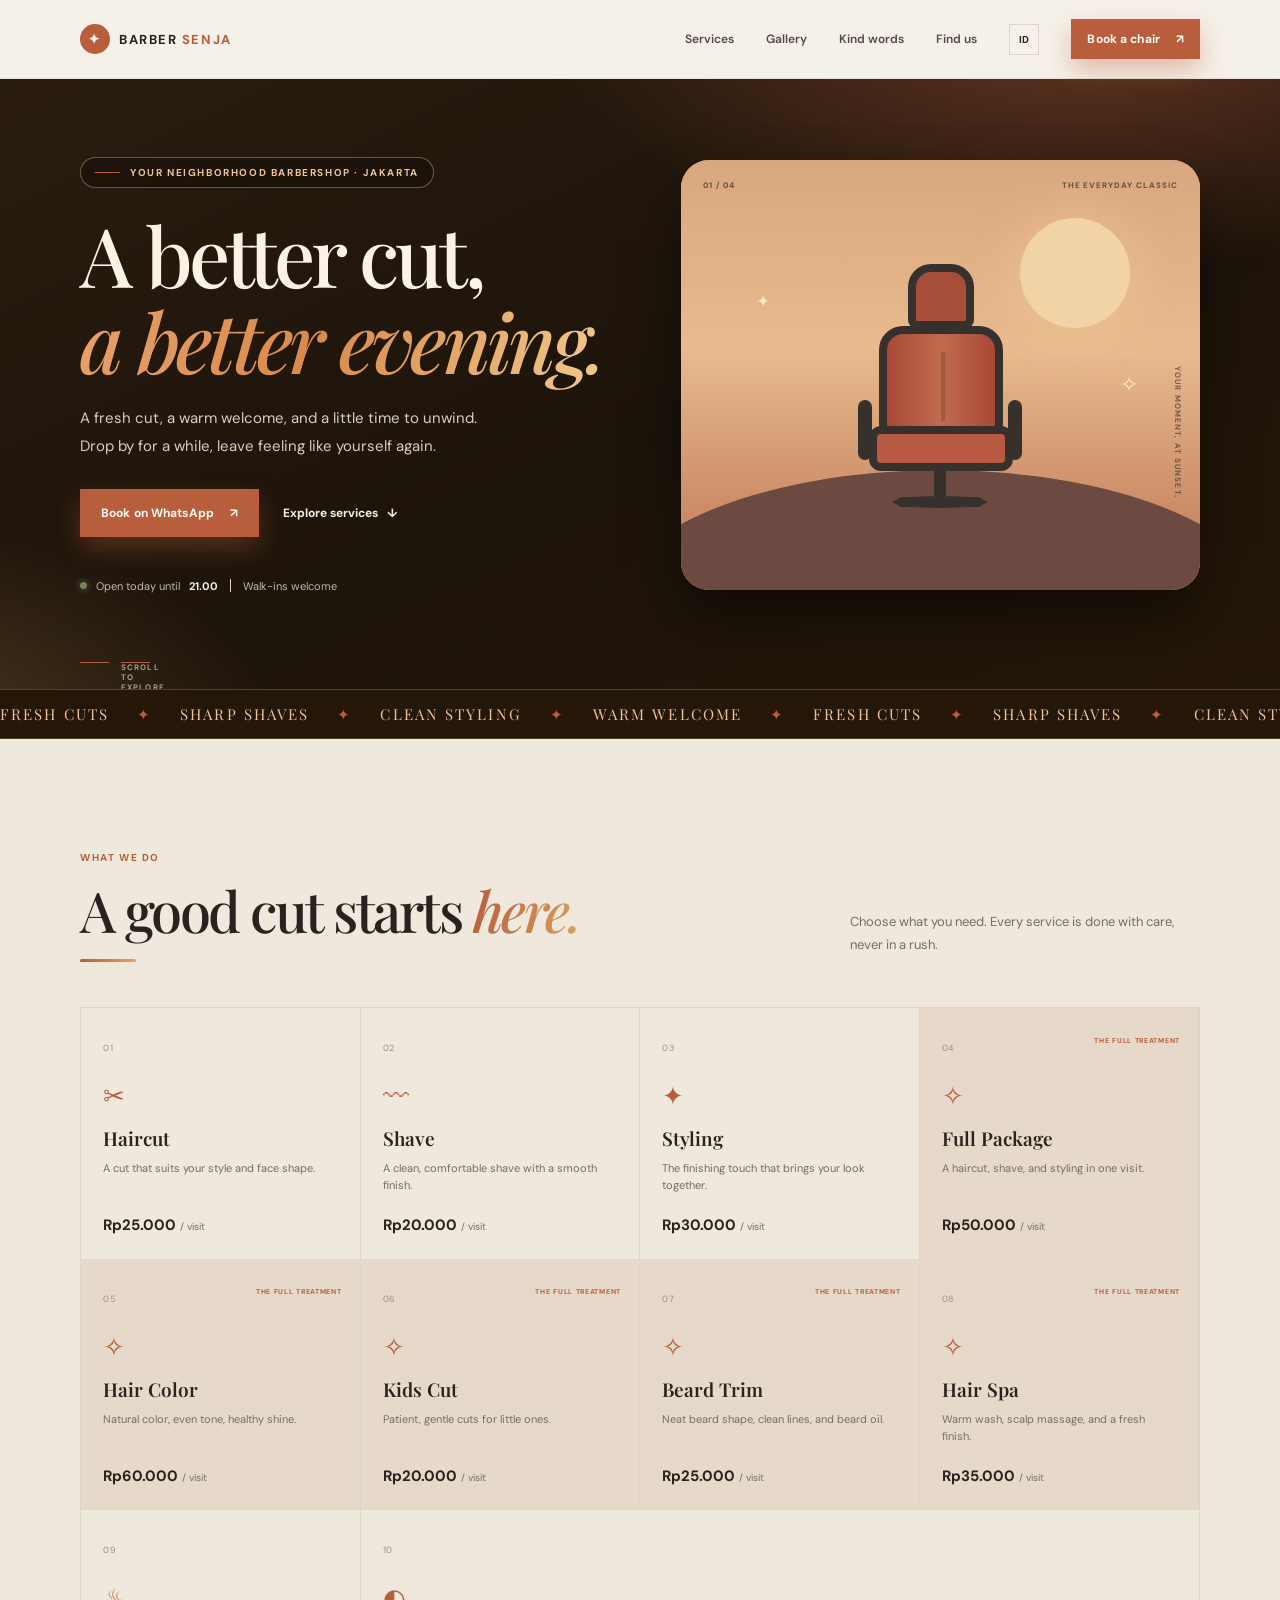
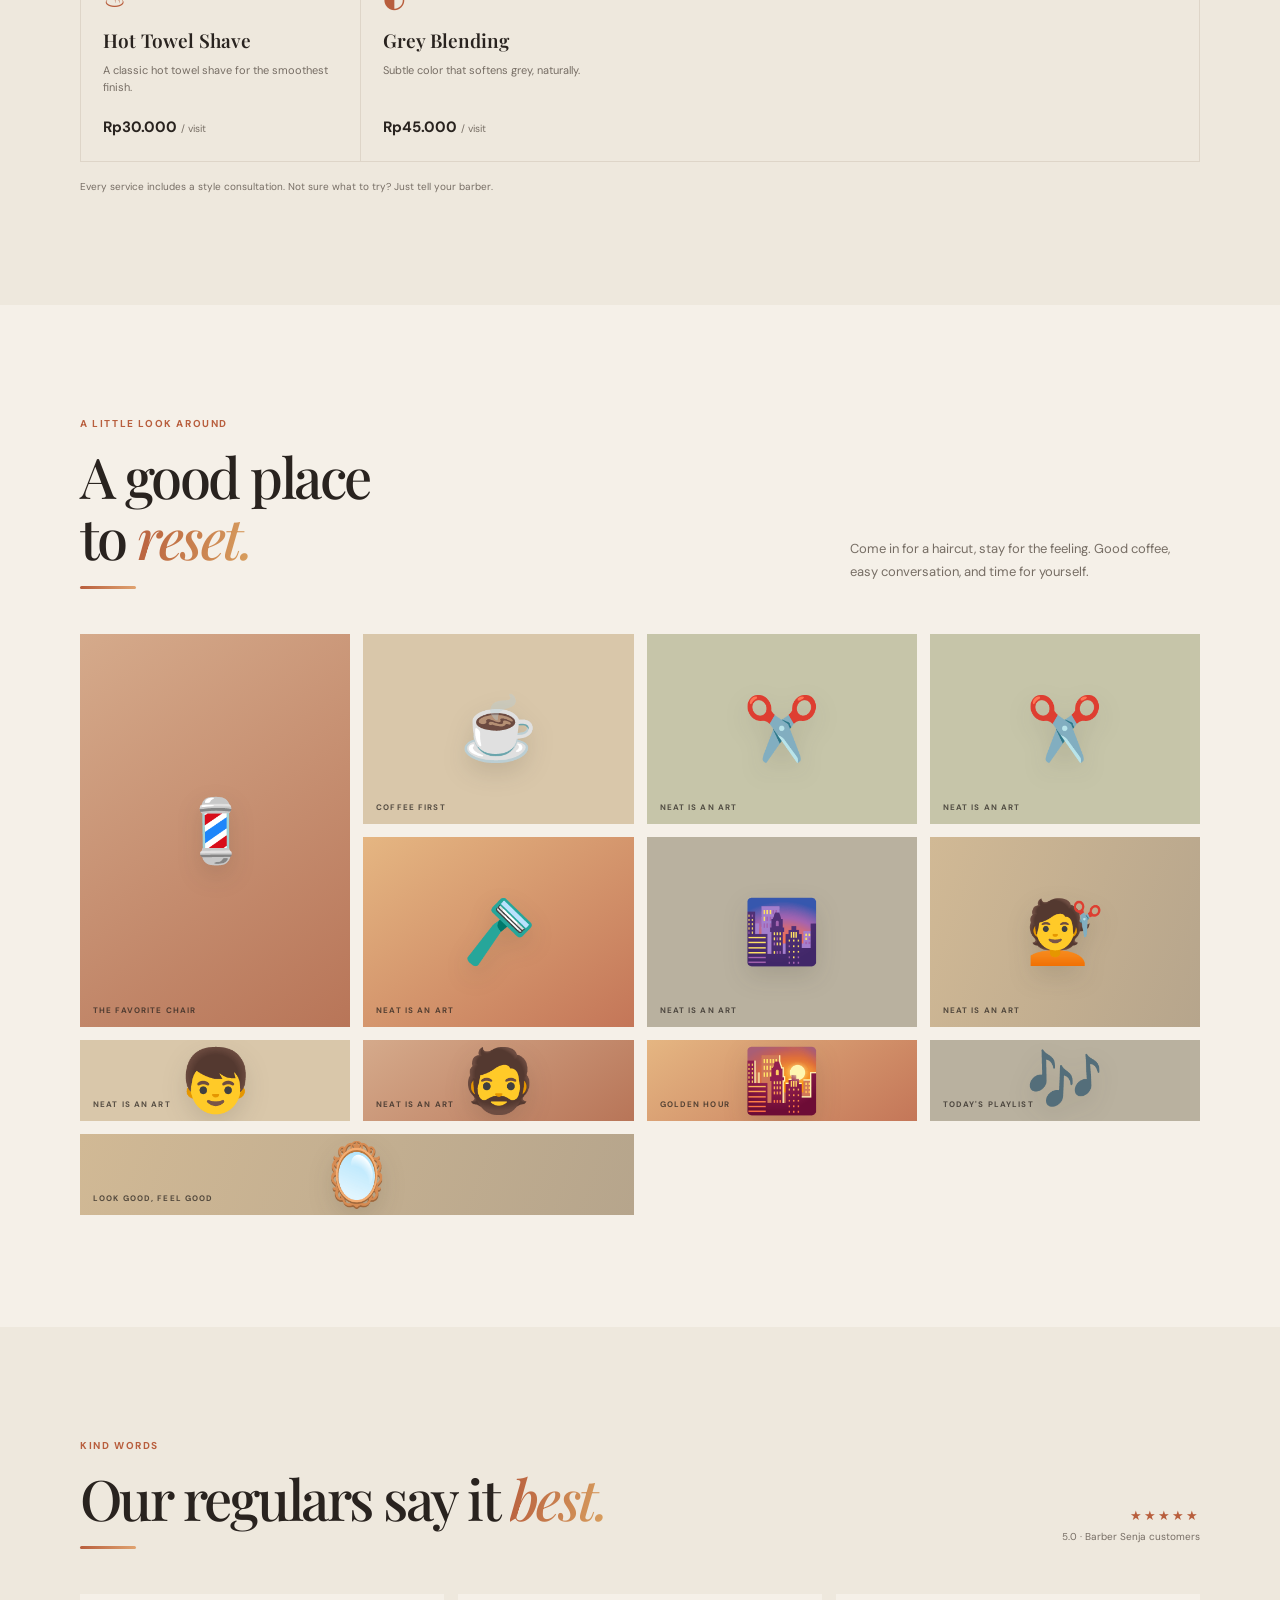
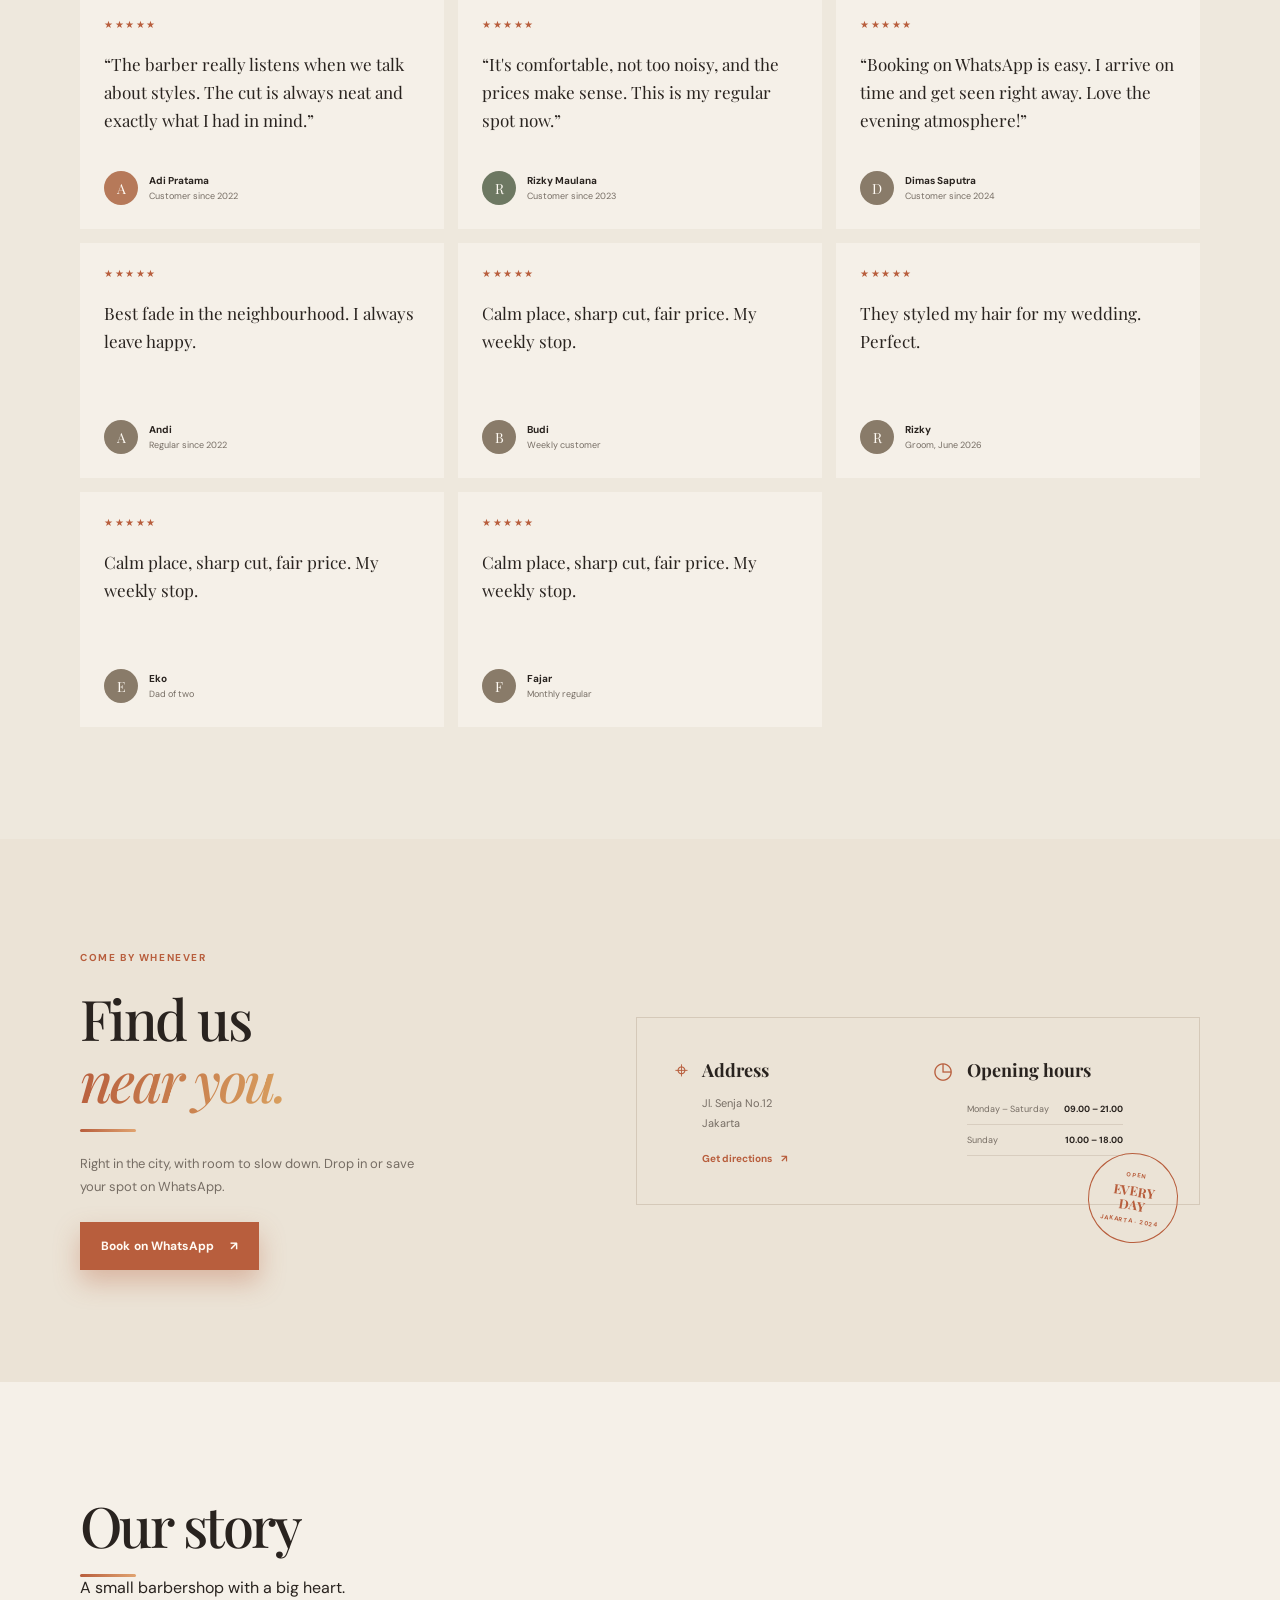
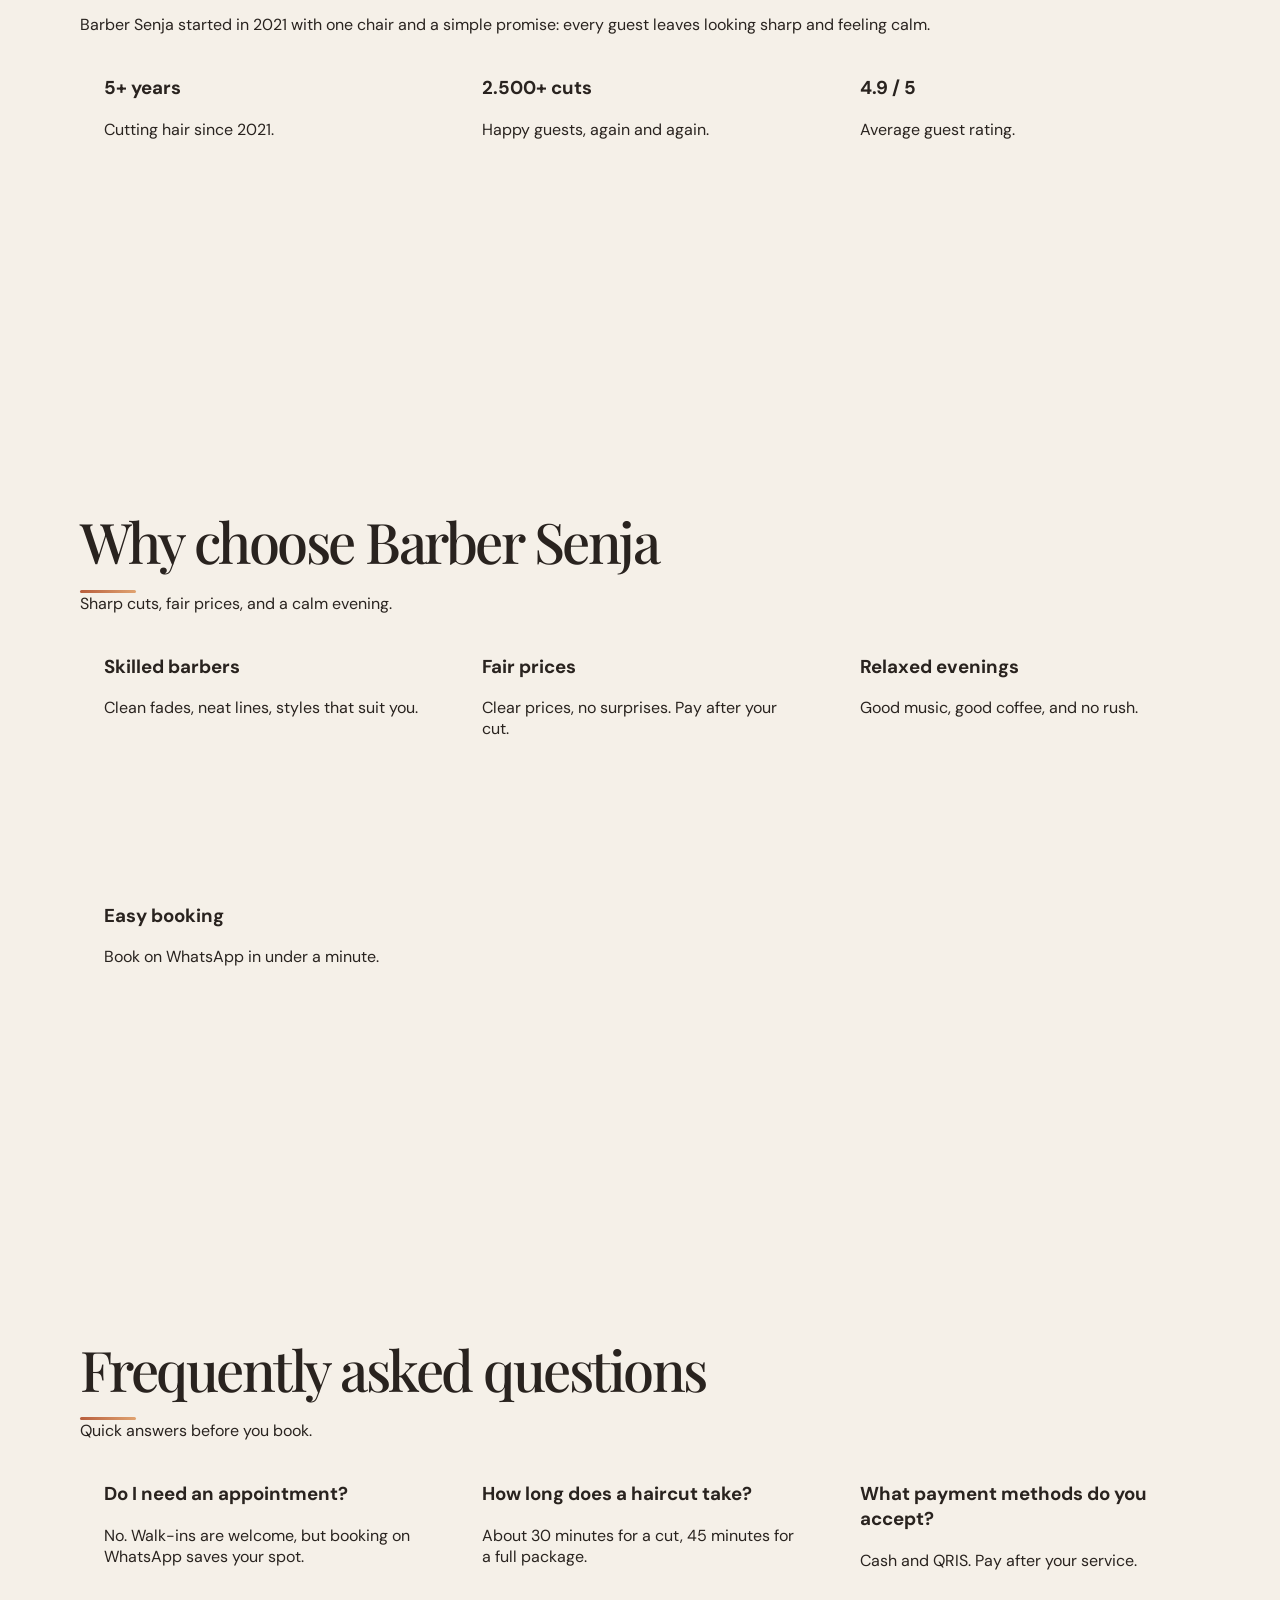
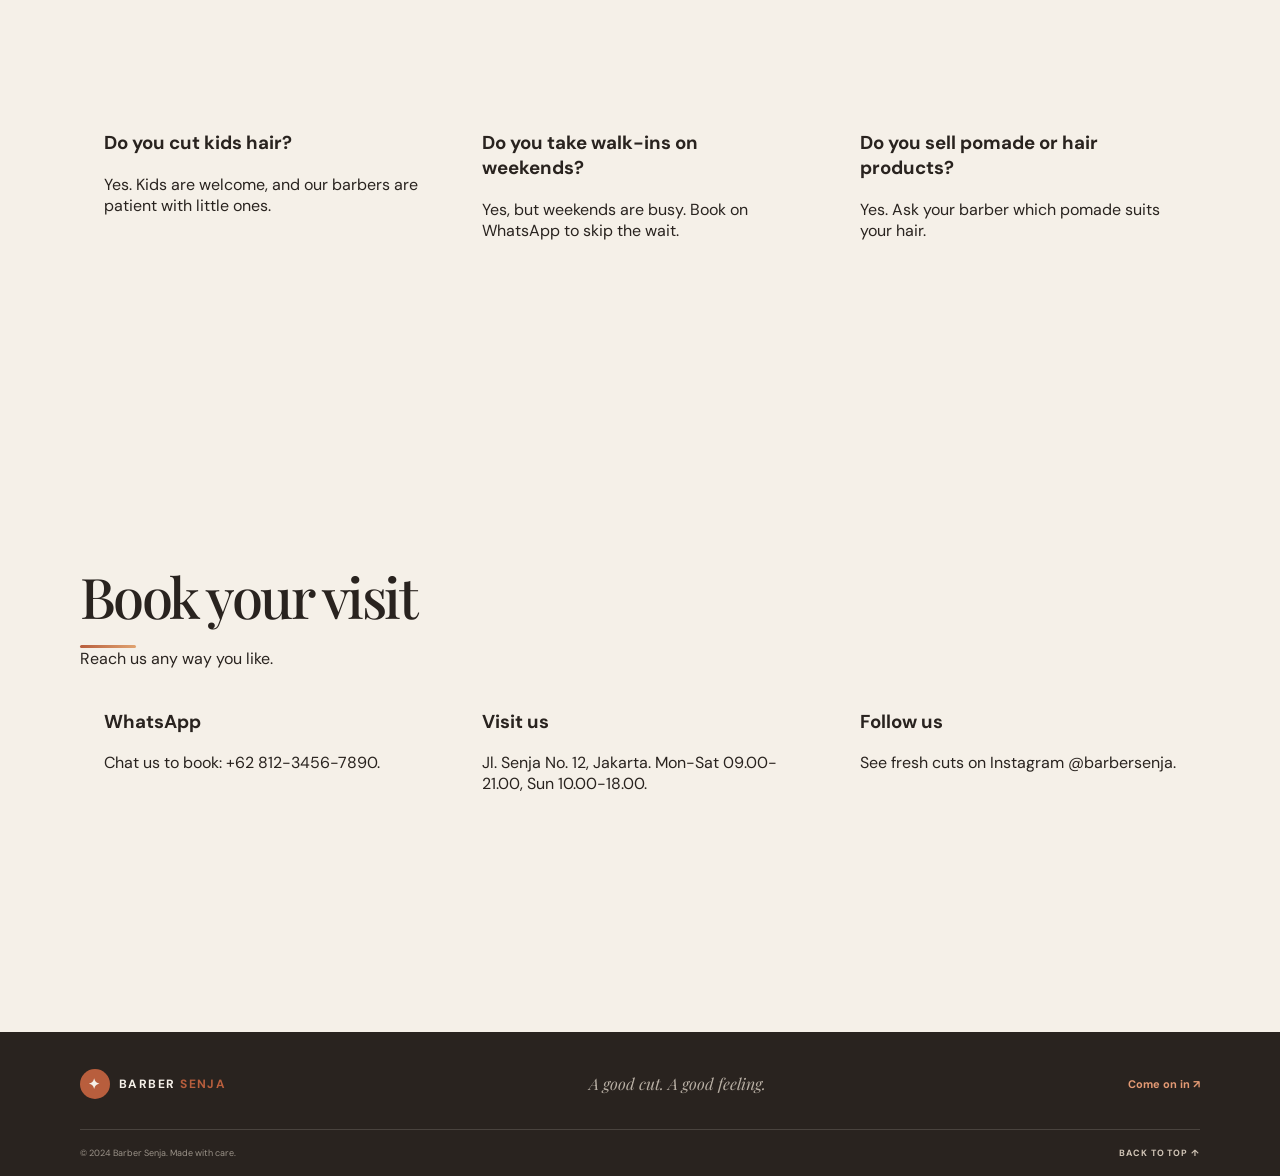
<file: demo-barbershop/index.html>
<!doctype html>
<html lang="en">
  <head>
    <meta charset="UTF-8" />
    <meta name="viewport" content="width=device-width, initial-scale=1.0" />
    <meta
      name="description"
      content="Barber Senja — your neighborhood barbershop in Jakarta. Easy booking via WhatsApp."
    />
    <meta name="theme-color" content="#f5f0e8" />
    <title>Barber Senja — A Better Cut, A Better Evening</title>
    <link rel="stylesheet" href="style.css" />
    <script src="script.js" defer></script>
  </head>
  <body>
    <header class="site-header">
      <nav class="nav container" aria-label="Main navigation">
        <a class="brand" href="#beranda" aria-label="Barber Senja, beranda">
          <span class="brand-mark" aria-hidden="true">✦</span>
          <span>BARBER <span class="brand-accent">SENJA</span></span>
        </a>
        <button
          class="menu-toggle"
          type="button"
          aria-expanded="false"
          aria-controls="nav-links"
          aria-label="Open navigation menu"
        >
          <span></span>
          <span></span>
          <span></span>
        </button>
        <div class="nav-links" id="nav-links">
          <a href="#layanan" data-en="Services" data-id="Layanan">Services</a>
          <a href="#galeri" data-en="Gallery" data-id="Galeri">Gallery</a>
          <a href="#cerita" data-en="Kind words" data-id="Cerita pelanggan">Kind words</a>
          <a href="#lokasi" data-en="Find us" data-id="Lokasi">Find us</a>
          <button class="language-toggle" id="language-toggle" type="button" aria-label="Switch to Indonesian"><span data-en="ID" data-id="EN">ID</span></button>
          <a class="button button-small" href="https://wa.me/6281234567890" target="_blank" rel="noopener noreferrer"><span data-en="Book a chair" data-id="Booking sekarang">Book a chair</span> <span aria-hidden="true">↗</span></a>
        </div>
      </nav>
    </header>

    <main>
      <section class="hero" id="beranda">
        <div class="hero-inner container">
          <div class="hero-copy">
            <p class="eyebrow"><span class="eyebrow-line"></span> <span data-en="YOUR NEIGHBORHOOD BARBERSHOP · JAKARTA" data-id="BARBERSHOP LOKAL · JAKARTA">YOUR NEIGHBORHOOD BARBERSHOP · JAKARTA</span></p>
            <h1><span data-en="A better cut," data-id="Rapikan gaya,">A better cut,</span><br /><em data-en="a better evening." data-id="nikmati senja.">a better evening.</em></h1>
            <p class="hero-description" data-en="A fresh cut, a warm welcome, and a little time to unwind. Drop by for a while, leave feeling like yourself again." data-id="Potongan rapi, suasana hangat, dan waktu santai yang memang kamu butuhkan. Mampir sebentar, pulang lebih percaya diri.">A fresh cut, a warm welcome, and a little time to unwind. Drop by for a while, leave feeling like yourself again.</p>
            <div class="hero-actions">
              <a class="button" href="https://wa.me/6281234567890" target="_blank" rel="noopener noreferrer"><span data-en="Book on WhatsApp" data-id="Booking via WhatsApp">Book on WhatsApp</span> <span aria-hidden="true">↗</span></a>
              <a class="text-link" href="#layanan"><span data-en="Explore services" data-id="Lihat layanan">Explore services</span> <span aria-hidden="true">↓</span></a>
            </div>
            <div class="hero-note">
              <span class="status-dot" aria-hidden="true"></span>
              <span data-en="Open today until" data-id="Buka hari ini sampai">Open today until</span> <strong>21.00</strong>
              <span class="note-divider" aria-hidden="true"></span>
              <span data-en="Walk-ins welcome" data-id="Menerima kunjungan langsung">Walk-ins welcome</span>
            </div>
          </div>

          <div class="hero-art" aria-label="A barbershop chair at sunset" role="img">
            <div class="sun"></div>
            <div class="art-caption"><span>01 / 04</span><span data-en="THE EVERYDAY CLASSIC" data-id="GAYA KLASIK SEHARI-HARI">THE EVERYDAY CLASSIC</span></div>
            <div class="chair">
              <div class="chair-head"></div>
              <div class="chair-back"></div>
              <div class="chair-seat"></div>
              <div class="chair-arm chair-arm-left"></div>
              <div class="chair-arm chair-arm-right"></div>
              <div class="chair-pole"></div>
              <div class="chair-base"></div>
              <div class="chair-foot"></div>
            </div>
            <span class="art-sparkle sparkle-one" aria-hidden="true">✦</span>
            <span class="art-sparkle sparkle-two" aria-hidden="true">✧</span>
            <span class="art-side-note" data-en="YOUR MOMENT, AT SUNSET." data-id="WAKTUMU MENJELANG SENJA.">YOUR MOMENT, AT SUNSET.</span>
          </div>
        </div>
        <a class="scroll-cue" href="#layanan"><span></span> <span data-en="SCROLL TO EXPLORE" data-id="GULIR UNTUK MENJELAJAH">SCROLL TO EXPLORE</span></a>
      </section>

<div class="marquee" aria-hidden="true"><div class="marquee-track"><span class="marquee-item"><span data-en="Fresh cuts" data-id="Potongan segar">Fresh cuts</span></span><span class="marquee-item"><span data-en="Sharp shaves" data-id="Cukur tajam">Sharp shaves</span></span><span class="marquee-item"><span data-en="Clean styling" data-id="Styling rapi">Clean styling</span></span><span class="marquee-item"><span data-en="Warm welcome" data-id="Sambutan hangat">Warm welcome</span></span><span class="marquee-item"><span data-en="Fresh cuts" data-id="Potongan segar">Fresh cuts</span></span><span class="marquee-item"><span data-en="Sharp shaves" data-id="Cukur tajam">Sharp shaves</span></span><span class="marquee-item"><span data-en="Clean styling" data-id="Styling rapi">Clean styling</span></span><span class="marquee-item"><span data-en="Warm welcome" data-id="Sambutan hangat">Warm welcome</span></span></div></div>
      <section class="services section-pad" id="layanan">
        <div class="container">
          <div class="section-heading">
            <div>
              <p class="eyebrow" data-en="WHAT WE DO" data-id="YANG KAMI KERJAKAN">WHAT WE DO</p>
              <h2 data-en="A good cut starts <em>here.</em>" data-id="Rapi dari <em>awal.</em>">A good cut starts <em>here.</em></h2>
            </div>
            <p class="section-intro" data-en="Choose what you need. Every service is done with care, never in a rush." data-id="Pilih yang kamu butuhkan. Semua layanan dikerjakan dengan teliti, tanpa terburu-buru.">Choose what you need. Every service is done with care, never in a rush.</p>
          </div>
          <div class="service-grid">
            <article class="service-card">
              <span class="service-number">01</span>
              <span class="service-icon" aria-hidden="true">✂</span>
              <h3 data-en="Haircut" data-id="Potong Rambut">Haircut</h3>
              <p data-en="A cut that suits your style and face shape." data-id="Potongan sesuai gaya dan bentuk wajahmu.">A cut that suits your style and face shape.</p>
              <div class="service-price">Rp25.000 <span data-en="/ visit" data-id="/ sesi">/ visit</span></div>
            </article>
            <article class="service-card">
              <span class="service-number">02</span>
              <span class="service-icon" aria-hidden="true">〰</span>
              <h3 data-en="Shave" data-id="Cukur">Shave</h3>
              <p data-en="A clean, comfortable shave with a smooth finish." data-id="Cukur bersih dengan hasil yang nyaman.">A clean, comfortable shave with a smooth finish.</p>
              <div class="service-price">Rp20.000 <span data-en="/ visit" data-id="/ sesi">/ visit</span></div>
            </article>
            <article class="service-card">
              <span class="service-number">03</span>
              <span class="service-icon" aria-hidden="true">✦</span>
              <h3 data-en="Styling" data-id="Styling">Styling</h3>
              <p data-en="The finishing touch that brings your look together." data-id="Sentuhan akhir supaya gaya makin berkarakter.">The finishing touch that brings your look together.</p>
              <div class="service-price">Rp30.000 <span data-en="/ visit" data-id="/ sesi">/ visit</span></div>
            </article>
            <article class="service-card service-featured">
              <span class="service-number">04</span>
              <span class="service-icon" aria-hidden="true">✧</span>
              <span class="popular-label" data-en="THE FULL TREATMENT" data-id="PALING LENGKAP">THE FULL TREATMENT</span>
              <h3 data-en="Full Package" data-id="Paket Lengkap">Full Package</h3>
              <p data-en="A haircut, shave, and styling in one visit." data-id="Potong, cukur, dan styling dalam satu kunjungan.">A haircut, shave, and styling in one visit.</p>
              <div class="service-price">Rp50.000 <span data-en="/ visit" data-id="/ sesi">/ visit</span></div>
            </article>
            <article class="service-card service-featured">
              <span class="service-number">05</span>
              <span class="service-icon" aria-hidden="true">✧</span>
              <span class="popular-label" data-en="THE FULL TREATMENT" data-id="PALING LENGKAP">THE FULL TREATMENT</span>
              <h3 data-en="Hair Color" data-id="Warna Rambut">Hair Color</h3>
              <p data-en="Natural color, even tone, healthy shine." data-id="Warna natural, merata, dan berkilau sehat.">Natural color, even tone, healthy shine.</p>
              <div class="service-price">Rp60.000 <span data-en="/ visit" data-id="/ sesi">/ visit</span></div>
            </article>
            <article class="service-card service-featured">
              <span class="service-number">06</span>
              <span class="service-icon" aria-hidden="true">✧</span>
              <span class="popular-label" data-en="THE FULL TREATMENT" data-id="PALING LENGKAP">THE FULL TREATMENT</span>
              <h3 data-en="Kids Cut" data-id="Potong Anak">Kids Cut</h3>
              <p data-en="Patient, gentle cuts for little ones." data-id="Potongan sabar dan lembut untuk si kecil.">Patient, gentle cuts for little ones.</p>
              <div class="service-price">Rp20.000 <span data-en="/ visit" data-id="/ sesi">/ visit</span></div>
            </article>
            <article class="service-card service-featured">
              <span class="service-number">07</span>
              <span class="service-icon" aria-hidden="true">✧</span>
              <span class="popular-label" data-en="THE FULL TREATMENT" data-id="PALING LENGKAP">THE FULL TREATMENT</span>
              <h3 data-en="Beard Trim" data-id="Rapikan Jenggot">Beard Trim</h3>
              <p data-en="Neat beard shape, clean lines, and beard oil." data-id="Bentuk jenggot rapi, garis bersih, dan minyak jenggot.">Neat beard shape, clean lines, and beard oil.</p>
              <div class="service-price">Rp25.000 <span data-en="/ visit" data-id="/ sesi">/ visit</span></div>
            </article>
            <article class="service-card service-featured">
              <span class="service-number">08</span>
              <span class="service-icon" aria-hidden="true">✧</span>
              <span class="popular-label" data-en="THE FULL TREATMENT" data-id="PALING LENGKAP">THE FULL TREATMENT</span>
              <h3 data-en="Hair Spa" data-id="Spa Rambut">Hair Spa</h3>
              <p data-en="Warm wash, scalp massage, and a fresh finish." data-id="Cuci hangat, pijat kulit kepala, dan hasil segar.">Warm wash, scalp massage, and a fresh finish.</p>
              <div class="service-price">Rp35.000 <span data-en="/ visit" data-id="/ sesi">/ visit</span></div>
            </article>
            <article class="service-card">
              <span class="service-number">09</span>
              <span class="service-icon" aria-hidden="true">♨</span>
              <h3 data-en="Hot Towel Shave" data-id="Cukur Handuk Hangat">Hot Towel Shave</h3>
              <p data-en="A classic hot towel shave for the smoothest finish." data-id="Cukur klasik dengan handuk hangat untuk hasil terhalus.">A classic hot towel shave for the smoothest finish.</p>
              <div class="service-price">Rp30.000 <span data-en="/ visit" data-id="/ sesi">/ visit</span></div>
            </article>
            <article class="service-card">
              <span class="service-number">10</span>
              <span class="service-icon" aria-hidden="true">◐</span>
              <h3 data-en="Grey Blending" data-id="Samarkan Uban">Grey Blending</h3>
              <p data-en="Subtle color that softens grey, naturally." data-id="Warna halus yang menyamarkan uban secara natural.">Subtle color that softens grey, naturally.</p>
              <div class="service-price">Rp45.000 <span data-en="/ visit" data-id="/ sesi">/ visit</span></div>
            </article>
          </div>
          <p class="price-note" data-en="Every service includes a style consultation. Not sure what to try? Just tell your barber." data-id="Harga sudah termasuk konsultasi gaya. Nggak yakin mau potong apa? Cerita saja ke barber kami.">Every service includes a style consultation. Not sure what to try? Just tell your barber.</p>
        </div>
      </section>

      <section class="gallery section-pad" id="galeri">
        <div class="container">
          <div class="section-heading">
            <div>
              <p class="eyebrow" data-en="A LITTLE LOOK AROUND" data-id="SEDIKIT SUASANA KAMI">A LITTLE LOOK AROUND</p>
              <h2 data-en="A good place<br />to <em>reset.</em>" data-id="Tempat yang pas<br />buat <em>recharge.</em>">A good place<br />to <em>reset.</em></h2>
            </div>
            <p class="section-intro" data-en="Come in for a haircut, stay for the feeling. Good coffee, easy conversation, and time for yourself." data-id="Datang untuk potong rambut, betah karena suasananya. Kopi, obrolan, dan waktu untuk diri sendiri.">Come in for a haircut, stay for the feeling. Good coffee, easy conversation, and time for yourself.</p>
          </div>
          <div class="gallery-grid">
            <div class="gallery-tile gallery-large tile-chair"><span class="tile-emoji" aria-hidden="true">💈</span><span class="tile-caption" data-en="THE FAVORITE CHAIR" data-id="KURSI FAVORIT">THE FAVORITE CHAIR</span></div>
            <div class="gallery-tile tile-coffee"><span class="tile-emoji" aria-hidden="true">☕</span><span class="tile-caption" data-en="COFFEE FIRST" data-id="KOPI DULU">COFFEE FIRST</span></div>
            <div class="gallery-tile tile-tools"><span class="tile-emoji" aria-hidden="true">✂️</span><span class="tile-caption" data-en="NEAT IS AN ART" data-id="RAPI ITU SENI">NEAT IS AN ART</span></div>
            <div class="gallery-tile tile-tools"><span class="tile-emoji" aria-hidden="true">✂️</span><span class="tile-caption" data-en="NEAT IS AN ART" data-id="RAPI ITU SENI">NEAT IS AN ART</span></div>
            <div class="gallery-tile tile-sunset"><span class="tile-emoji" aria-hidden="true">🪒</span><span class="tile-caption" data-en="NEAT IS AN ART" data-id="RAPI ITU SENI">NEAT IS AN ART</span></div>
            <div class="gallery-tile tile-record"><span class="tile-emoji" aria-hidden="true">🌆</span><span class="tile-caption" data-en="NEAT IS AN ART" data-id="RAPI ITU SENI">NEAT IS AN ART</span></div>
            <div class="gallery-tile tile-goodhair"><span class="tile-emoji" aria-hidden="true">💇</span><span class="tile-caption" data-en="NEAT IS AN ART" data-id="RAPI ITU SENI">NEAT IS AN ART</span></div>
            <div class="gallery-tile tile-coffee"><span class="tile-emoji" aria-hidden="true">👦</span><span class="tile-caption" data-en="NEAT IS AN ART" data-id="RAPI ITU SENI">NEAT IS AN ART</span></div>
            <div class="gallery-tile tile-chair"><span class="tile-emoji" aria-hidden="true">🧔</span><span class="tile-caption" data-en="NEAT IS AN ART" data-id="RAPI ITU SENI">NEAT IS AN ART</span></div>
            <div class="gallery-tile tile-sunset"><span class="tile-emoji" aria-hidden="true">🌇</span><span class="tile-caption" data-en="GOLDEN HOUR" data-id="JAM-JAM SENJA">GOLDEN HOUR</span></div>
            <div class="gallery-tile tile-record"><span class="tile-emoji" aria-hidden="true">🎶</span><span class="tile-caption" data-en="TODAY'S PLAYLIST" data-id="PILIHAN MUSIK HARI INI">TODAY'S PLAYLIST</span></div>
            <div class="gallery-tile gallery-wide tile-goodhair"><span class="tile-emoji" aria-hidden="true">🪞</span><span class="tile-caption" data-en="LOOK GOOD, FEEL GOOD" data-id="TAMPIL KEREN, MERASA NYAMAN">LOOK GOOD, FEEL GOOD</span></div>
          </div>
        </div>
      </section>

      <section class="testimonials section-pad" id="cerita">
        <div class="container">
          <div class="section-heading">
            <div>
              <p class="eyebrow" data-en="KIND WORDS" data-id="KATA MEREKA">KIND WORDS</p>
              <h2 data-en="Our regulars say it <em>best.</em>" data-id="Langganan <em>sejak lama.</em>">Our regulars say it <em>best.</em></h2>
            </div>
            <div class="review-score"><span aria-label="5 out of 5 stars">★★★★★</span><small data-en="5.0 · Barber Senja customers" data-id="5.0 · pelanggan Barber Senja">5.0 · Barber Senja customers</small></div>
          </div>
          <div class="testimonial-grid">
            <article class="quote-card">
              <div class="quote-stars" aria-label="5 dari 5 bintang">★★★★★</div>
              <blockquote data-en="“The barber really listens when we talk about styles. The cut is always neat and exactly what I had in mind.”" data-id="“Barber-nya enak diajak diskusi soal model. Hasilnya selalu rapi dan pas banget sama yang aku mau.”">“The barber really listens when we talk about styles. The cut is always neat and exactly what I had in mind.”</blockquote>
              <div class="quote-author"><span class="author-avatar avatar-one">A</span><div><strong>Adi Pratama</strong><small data-en="Customer since 2022" data-id="Pelanggan sejak 2022">Customer since 2022</small></div></div>
            </article>
            <article class="quote-card">
              <div class="quote-stars" aria-label="5 dari 5 bintang">★★★★★</div>
              <blockquote data-en="“It's comfortable, not too noisy, and the prices make sense. This is my regular spot now.”" data-id="“Tempatnya nyaman, nggak berisik, dan harganya masuk akal. Sekarang potong rambut selalu di sini.”">“It's comfortable, not too noisy, and the prices make sense. This is my regular spot now.”</blockquote>
              <div class="quote-author"><span class="author-avatar avatar-two">R</span><div><strong>Rizky Maulana</strong><small data-en="Customer since 2023" data-id="Pelanggan sejak 2023">Customer since 2023</small></div></div>
            </article>
            <article class="quote-card">
              <div class="quote-stars" aria-label="5 dari 5 bintang">★★★★★</div>
              <blockquote data-en="“Booking on WhatsApp is easy. I arrive on time and get seen right away. Love the evening atmosphere!”" data-id="“Booking lewat WhatsApp gampang. Datang sesuai jadwal, langsung dilayani. Suka banget suasana sore-nya!”">“Booking on WhatsApp is easy. I arrive on time and get seen right away. Love the evening atmosphere!”</blockquote>
              <div class="quote-author"><span class="author-avatar avatar-three">D</span><div><strong>Dimas Saputra</strong><small data-en="Customer since 2024" data-id="Pelanggan sejak 2024">Customer since 2024</small></div></div>
            </article>
            <article class="quote-card">
              <div class="quote-stars" aria-label="5 dari 5 bintang">★★★★★</div>
              <blockquote data-en="Best fade in the neighbourhood. I always leave happy." data-id="Fade terbaik di lingkungan ini. Saya selalu pulang dengan senang.">Best fade in the neighbourhood. I always leave happy.</blockquote>
              <div class="quote-author"><span class="author-avatar avatar-three">A</span><div><strong>Andi</strong><small data-en="Regular since 2022" data-id="Pelanggan sejak 2022">Regular since 2022</small></div></div>
            </article>
            <article class="quote-card">
              <div class="quote-stars" aria-label="5 dari 5 bintang">★★★★★</div>
              <blockquote data-en="Calm place, sharp cut, fair price. My weekly stop." data-id="Tempat tenang, potongan tajam, harga wajar. Persinggahan mingguan saya.">Calm place, sharp cut, fair price. My weekly stop.</blockquote>
              <div class="quote-author"><span class="author-avatar avatar-three">B</span><div><strong>Budi</strong><small data-en="Weekly customer" data-id="Pelanggan mingguan">Weekly customer</small></div></div>
            </article>
            <article class="quote-card">
              <div class="quote-stars" aria-label="5 dari 5 bintang">★★★★★</div>
              <blockquote data-en="They styled my hair for my wedding. Perfect." data-id="Mereka menata rambut saya untuk pernikahan. Sempurna.">They styled my hair for my wedding. Perfect.</blockquote>
              <div class="quote-author"><span class="author-avatar avatar-three">R</span><div><strong>Rizky</strong><small data-en="Groom, June 2026" data-id="Mempelai pria, Juni 2026">Groom, June 2026</small></div></div>
            </article>
            <article class="quote-card">
              <div class="quote-stars" aria-label="5 dari 5 bintang">★★★★★</div>
              <blockquote data-en="Calm place, sharp cut, fair price. My weekly stop." data-id="Tempat tenang, potongan tajam, harga wajar. Persinggahan mingguan saya.">Calm place, sharp cut, fair price. My weekly stop.</blockquote>
              <div class="quote-author"><span class="author-avatar avatar-three">E</span><div><strong>Eko</strong><small data-en="Dad of two" data-id="Ayah dua anak">Dad of two</small></div></div>
            </article>
            <article class="quote-card">
              <div class="quote-stars" aria-label="5 dari 5 bintang">★★★★★</div>
              <blockquote data-en="Calm place, sharp cut, fair price. My weekly stop." data-id="Tempat tenang, potongan tajam, harga wajar. Persinggahan mingguan saya.">Calm place, sharp cut, fair price. My weekly stop.</blockquote>
              <div class="quote-author"><span class="author-avatar avatar-three">F</span><div><strong>Fajar</strong><small data-en="Monthly regular" data-id="Pelanggan bulanan">Monthly regular</small></div></div>
            </article>
          </div>
        </div>
      </section>

      <section class="visit section-pad" id="lokasi">
        <div class="container visit-grid">
          <div class="visit-copy">
            <p class="eyebrow" data-en="COME BY WHENEVER" data-id="MAMPIR KAPAN SAJA">COME BY WHENEVER</p>
            <h2 data-en="Find us<br /><em>near you.</em>" data-id="Temukan kami<br />di <em>dekatmu.</em>">Find us<br /><em>near you.</em></h2>
            <p data-en="Right in the city, with room to slow down. Drop in or save your spot on WhatsApp." data-id="Di tengah kota, suasana tetap santai. Mampir langsung atau amankan kursimu lewat WhatsApp.">Right in the city, with room to slow down. Drop in or save your spot on WhatsApp.</p>
            <a class="button" href="https://wa.me/6281234567890" target="_blank" rel="noopener noreferrer"><span data-en="Book on WhatsApp" data-id="Booking via WhatsApp">Book on WhatsApp</span> <span aria-hidden="true">↗</span></a>
          </div>
          <div class="visit-details">
            <div class="detail-block">
              <span class="detail-icon" aria-hidden="true">⌖</span>
              <div><h3 data-en="Address" data-id="Alamat">Address</h3><p>Jl. Senja No.12<br />Jakarta</p><a class="text-link" href="https://maps.google.com/?q=Jl.+Senja+No.12+Jakarta" target="_blank" rel="noopener noreferrer"><span data-en="Get directions" data-id="Lihat peta">Get directions</span> <span aria-hidden="true">↗</span></a></div>
            </div>
            <div class="detail-block">
              <span class="detail-icon" aria-hidden="true">◷</span>
              <div><h3 data-en="Opening hours" data-id="Jam buka">Opening hours</h3><div class="hours-row"><span data-en="Monday – Saturday" data-id="Senin – Sabtu">Monday – Saturday</span><strong>09.00 – 21.00</strong></div><div class="hours-row"><span data-en="Sunday" data-id="Minggu">Sunday</span><strong>10.00 – 18.00</strong></div></div>
            </div>
            <div class="visit-stamp" aria-hidden="true"><span>OPEN</span><strong>EVERY<br />DAY</strong><span>JAKARTA · 2024</span></div>
          </div>
        </div>
      </section>
    <section class="section-pad" id="tentang">
<div class="container">
<h2 data-en="Our story" data-id="Cerita kami">Our story</h2>
<p data-en="A small barbershop with a big heart." data-id="Barbershop kecil dengan hati yang besar.">A small barbershop with a big heart.</p>
<p data-en="Barber Senja started in 2021 with one chair and a simple promise: every guest leaves looking sharp and feeling calm." data-id="Barber Senja mulai tahun 2021 dengan satu kursi dan janji sederhana: setiap tamu pulang dengan rapi dan tenang.">Barber Senja started in 2021 with one chair and a simple promise: every guest leaves looking sharp and feeling calm.</p>
<div class="testimonial-grid">
<article class="quote-card"><h3 data-en="5+ years" data-id="5+ tahun">5+ years</h3><p data-en="Cutting hair since 2021." data-id="Memotong rambut sejak 2021.">Cutting hair since 2021.</p></article>
<article class="quote-card"><h3 data-en="2.500+ cuts" data-id="2.500+ potongan">2.500+ cuts</h3><p data-en="Happy guests, again and again." data-id="Tamu senang, kembali lagi.">Happy guests, again and again.</p></article>
<article class="quote-card"><h3 data-en="4.9 / 5" data-id="4,9 / 5">4.9 / 5</h3><p data-en="Average guest rating." data-id="Rating rata-rata tamu.">Average guest rating.</p></article>
</div>
</div>
</section>
<section class="section-pad" id="kenapa-kami">
<div class="container">
<h2 data-en="Why choose Barber Senja" data-id="Kenapa pilih Barber Senja">Why choose Barber Senja</h2>
<p data-en="Sharp cuts, fair prices, and a calm evening." data-id="Potongan tajam, harga wajar, dan suasana sore yang tenang.">Sharp cuts, fair prices, and a calm evening.</p>
<div class="testimonial-grid">
<article class="quote-card"><h3 data-en="Skilled barbers" data-id="Barber berpengalaman">Skilled barbers</h3><p data-en="Clean fades, neat lines, styles that suit you." data-id="Fade rapi, garis bersih, gaya yang cocok untukmu.">Clean fades, neat lines, styles that suit you.</p></article>
<article class="quote-card"><h3 data-en="Fair prices" data-id="Harga bersahabat">Fair prices</h3><p data-en="Clear prices, no surprises. Pay after your cut." data-id="Harga jelas, tanpa kejutan. Bayar setelah potong.">Clear prices, no surprises. Pay after your cut.</p></article>
<article class="quote-card"><h3 data-en="Relaxed evenings" data-id="Suasana santai">Relaxed evenings</h3><p data-en="Good music, good coffee, and no rush." data-id="Musik enak, kopi nikmat, tanpa terburu-buru.">Good music, good coffee, and no rush.</p></article>
<article class="quote-card"><h3 data-en="Easy booking" data-id="Booking mudah">Easy booking</h3><p data-en="Book on WhatsApp in under a minute." data-id="Pesan lewat WhatsApp kurang dari semenit.">Book on WhatsApp in under a minute.</p></article>
</div>
</div>
</section>
<section class="section-pad" id="faq">
<div class="container">
<h2 data-en="Frequently asked questions" data-id="Pertanyaan yang sering ditanyakan">Frequently asked questions</h2>
<p data-en="Quick answers before you book." data-id="Jawaban cepat sebelum kamu booking.">Quick answers before you book.</p>
<div class="testimonial-grid">
<article class="quote-card"><h3 data-en="Do I need an appointment?" data-id="Apakah perlu janji temu?">Do I need an appointment?</h3><p data-en="No. Walk-ins are welcome, but booking on WhatsApp saves your spot." data-id="Tidak. Kunjungan langsung diterima, tapi booking lewat WhatsApp mengamankan tempatmu.">No. Walk-ins are welcome, but booking on WhatsApp saves your spot.</p></article>
<article class="quote-card"><h3 data-en="How long does a haircut take?" data-id="Berapa lama potong rambut?">How long does a haircut take?</h3><p data-en="About 30 minutes for a cut, 45 minutes for a full package." data-id="Sekitar 30 menit untuk potong, 45 menit untuk paket lengkap.">About 30 minutes for a cut, 45 minutes for a full package.</p></article>
<article class="quote-card"><h3 data-en="What payment methods do you accept?" data-id="Pembayaran apa saja yang diterima?">What payment methods do you accept?</h3><p data-en="Cash and QRIS. Pay after your service." data-id="Tunai dan QRIS. Bayar setelah layanan.">Cash and QRIS. Pay after your service.</p></article>
<article class="quote-card"><h3 data-en="Do you cut kids hair?" data-id="Apakah melayani potong anak?">Do you cut kids hair?</h3><p data-en="Yes. Kids are welcome, and our barbers are patient with little ones." data-id="Ya. Anak-anak diterima, dan barber kami sabar dengan si kecil.">Yes. Kids are welcome, and our barbers are patient with little ones.</p></article>
<article class="quote-card"><h3 data-en="Do you take walk-ins on weekends?" data-id="Apakah bisa datang langsung di akhir pekan?">Do you take walk-ins on weekends?</h3><p data-en="Yes, but weekends are busy. Book on WhatsApp to skip the wait." data-id="Bisa, tapi akhir pekan ramai. Booking lewat WhatsApp supaya tidak antre.">Yes, but weekends are busy. Book on WhatsApp to skip the wait.</p></article>
<article class="quote-card"><h3 data-en="Do you sell pomade or hair products?" data-id="Apakah menjual pomade atau produk rambut?">Do you sell pomade or hair products?</h3><p data-en="Yes. Ask your barber which pomade suits your hair." data-id="Ya. Tanya barbermu pomade mana yang cocok untuk rambutmu.">Yes. Ask your barber which pomade suits your hair.</p></article>
</div>
</div>
</section>
<section class="section-pad" id="kontak">
<div class="container">
<h2 data-en="Book your visit" data-id="Pesan kunjunganmu">Book your visit</h2>
<p data-en="Reach us any way you like." data-id="Hubungi kami dengan cara apa pun.">Reach us any way you like.</p>
<div class="testimonial-grid">
<article class="quote-card"><h3 data-en="WhatsApp" data-id="WhatsApp">WhatsApp</h3><p data-en="Chat us to book: +62 812-3456-7890." data-id="Chat kami untuk booking: +62 812-3456-7890.">Chat us to book: +62 812-3456-7890.</p></article>
<article class="quote-card"><h3 data-en="Visit us" data-id="Kunjungi kami">Visit us</h3><p data-en="Jl. Senja No. 12, Jakarta. Mon-Sat 09.00-21.00, Sun 10.00-18.00." data-id="Jl. Senja No. 12, Jakarta. Sen-Sab 09.00-21.00, Min 10.00-18.00.">Jl. Senja No. 12, Jakarta. Mon-Sat 09.00-21.00, Sun 10.00-18.00.</p></article>
<article class="quote-card"><h3 data-en="Follow us" data-id="Ikuti kami">Follow us</h3><p data-en="See fresh cuts on Instagram @barbersenja." data-id="Lihat potongan terbaru di Instagram @barbersenja.">See fresh cuts on Instagram @barbersenja.</p></article>
</div>
</div>
</section>
</main>

    <footer class="site-footer">
      <div class="container footer-main">
        <a class="brand footer-brand" href="#beranda"><span class="brand-mark" aria-hidden="true">✦</span><span>BARBER <span class="brand-accent">SENJA</span></span></a>
        <p data-en="A good cut. A good feeling." data-id="Potong rapi. Pulang happy.">A good cut. A good feeling.</p>
        <a class="footer-booking" href="https://wa.me/6281234567890" target="_blank" rel="noopener noreferrer"><span data-en="Come on in" data-id="Yuk, booking">Come on in</span> <span aria-hidden="true">↗</span></a>
      </div>
      <div class="container footer-bottom"><span>© 2024 Barber Senja. <span data-en="Made with care." data-id="Dibuat dengan sepenuh hati.">Made with care.</span></span><a href="#beranda" data-en="BACK TO TOP ↑" data-id="KEMBALI KE ATAS ↑">BACK TO TOP ↑</a></div>
    </footer>
  </body>
</html>
</file>
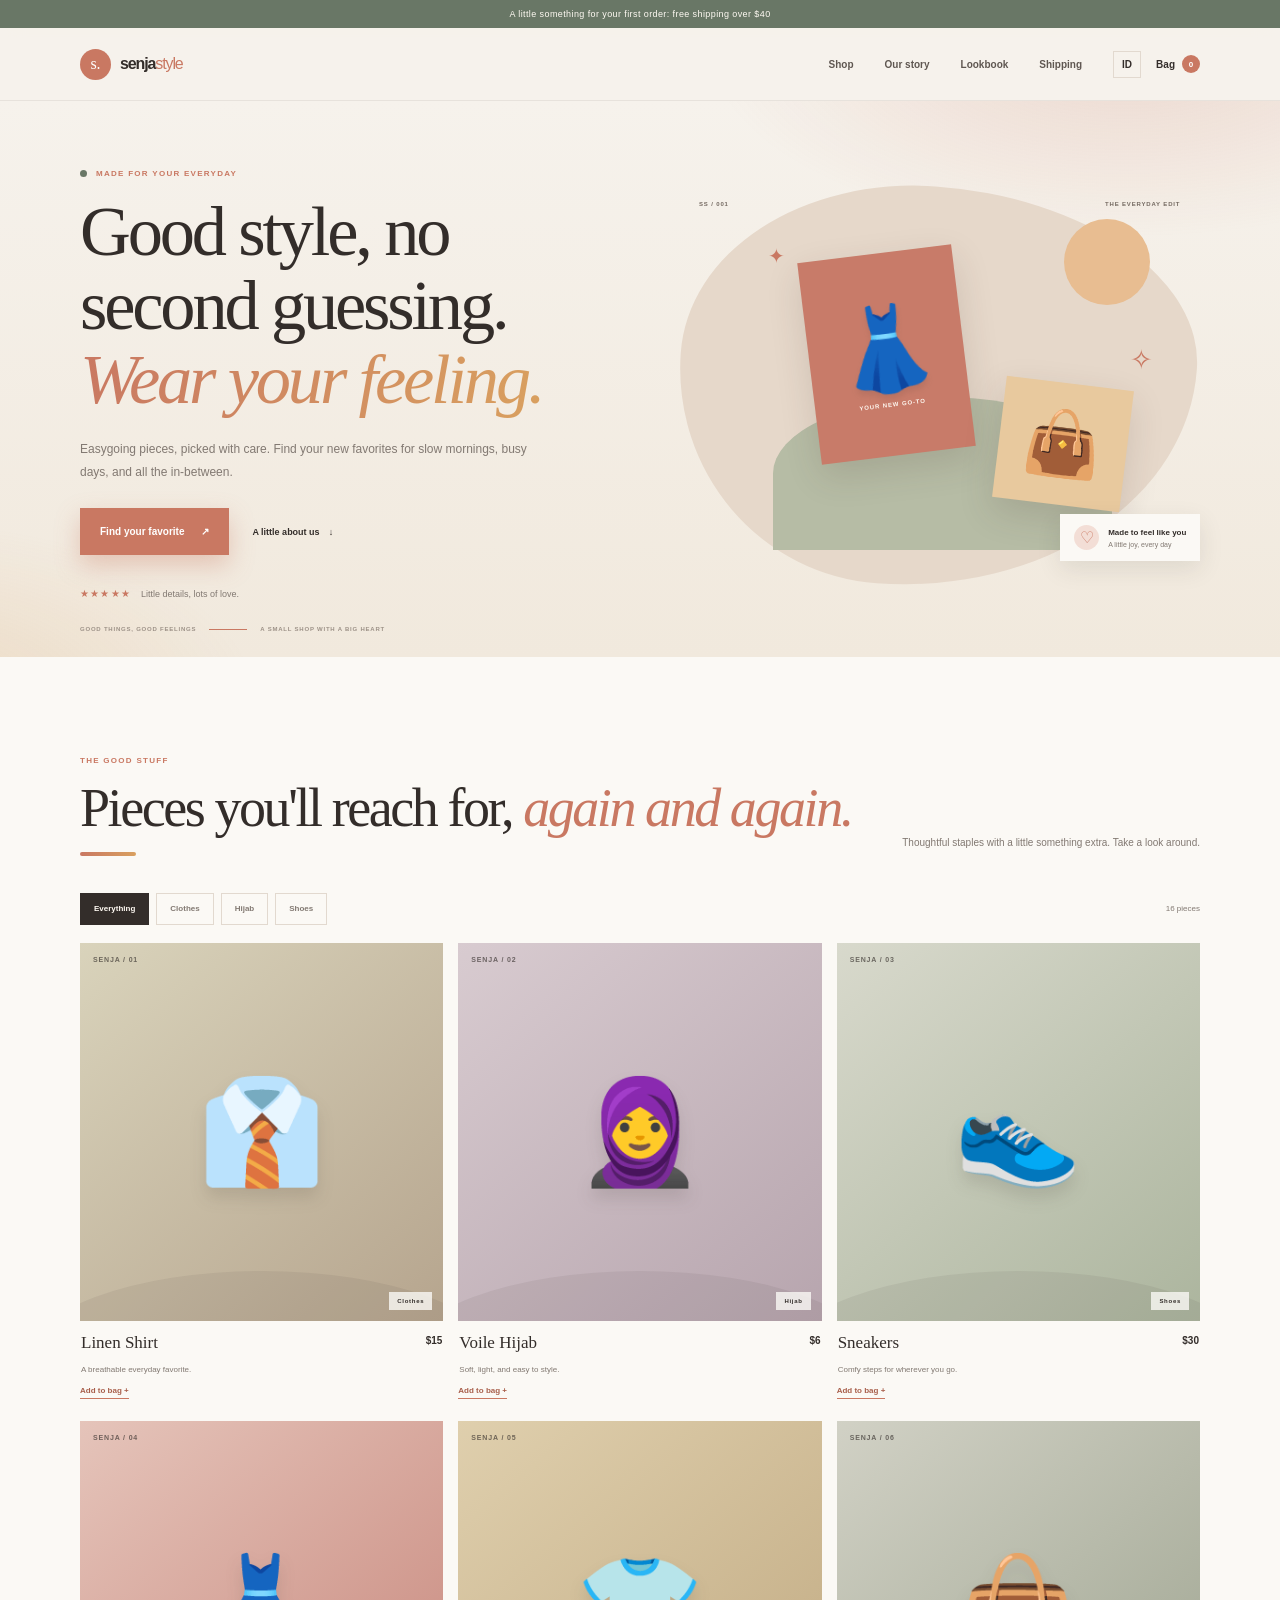
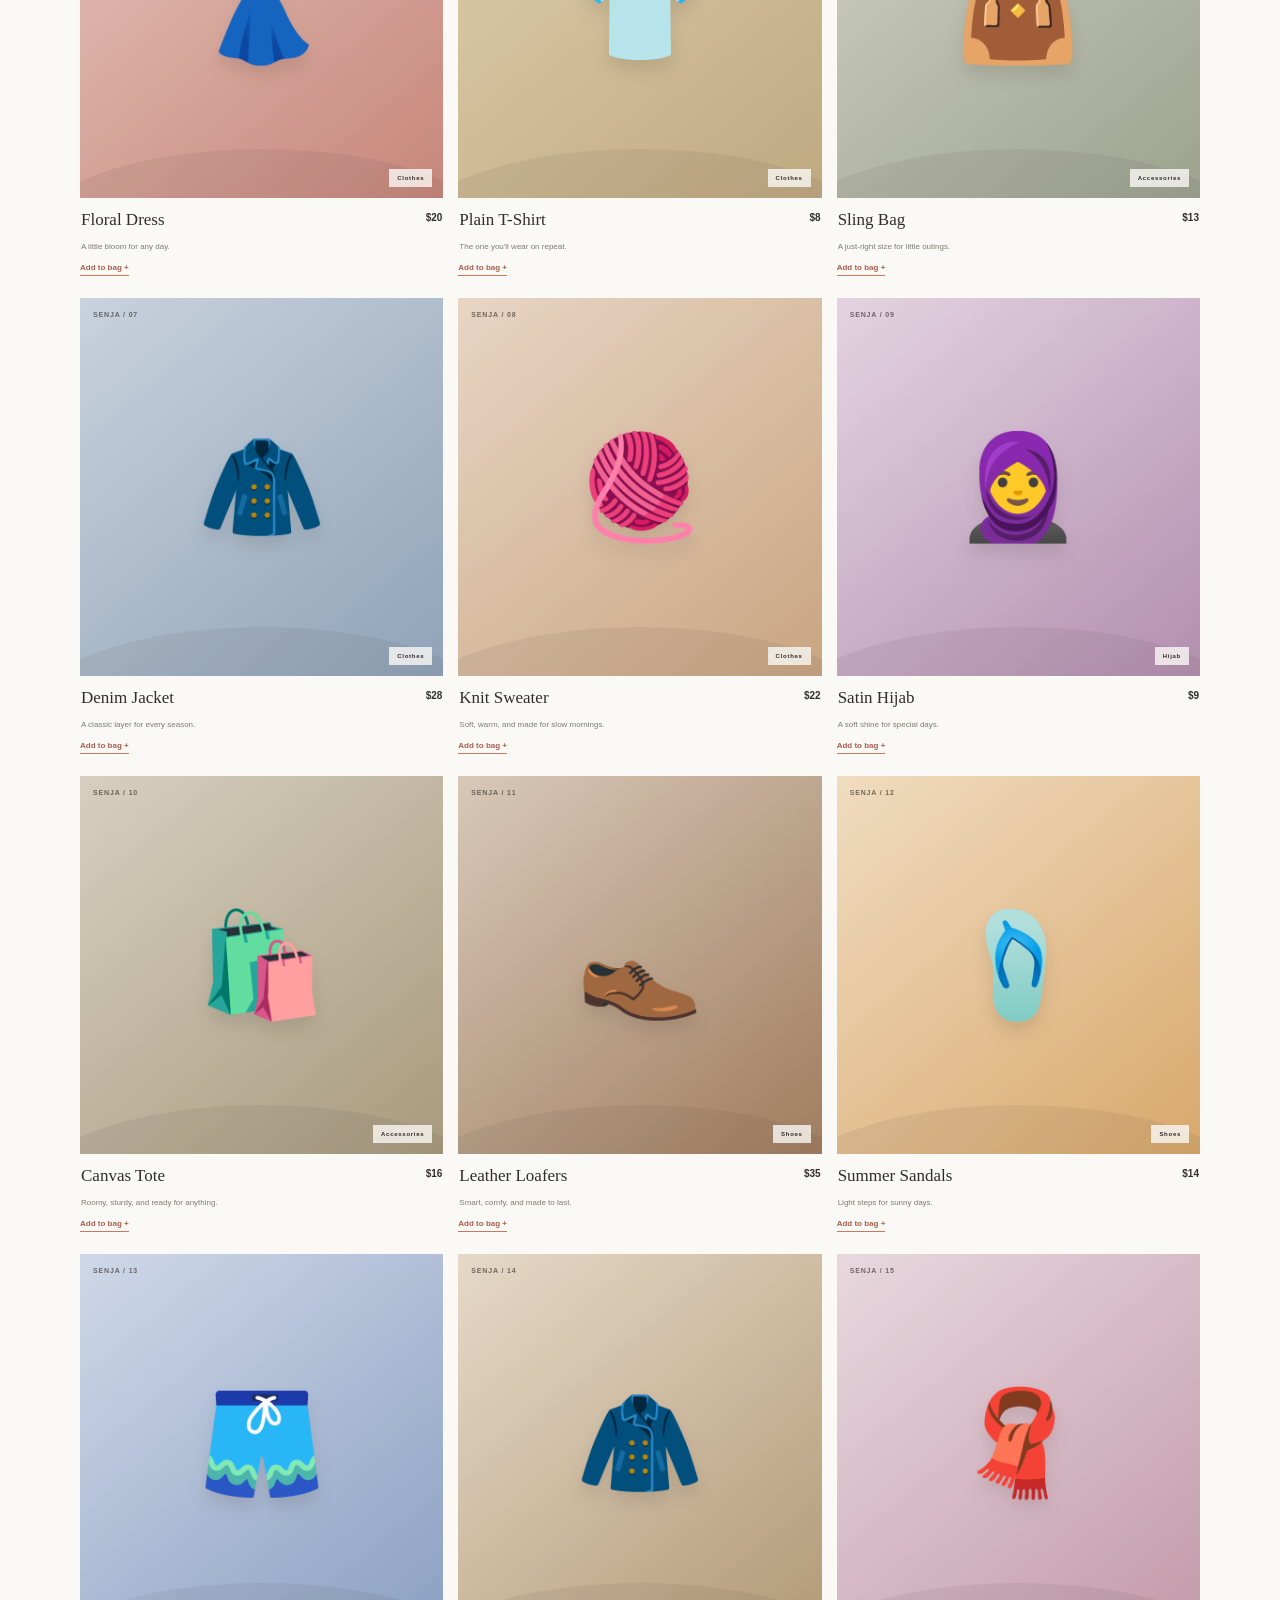
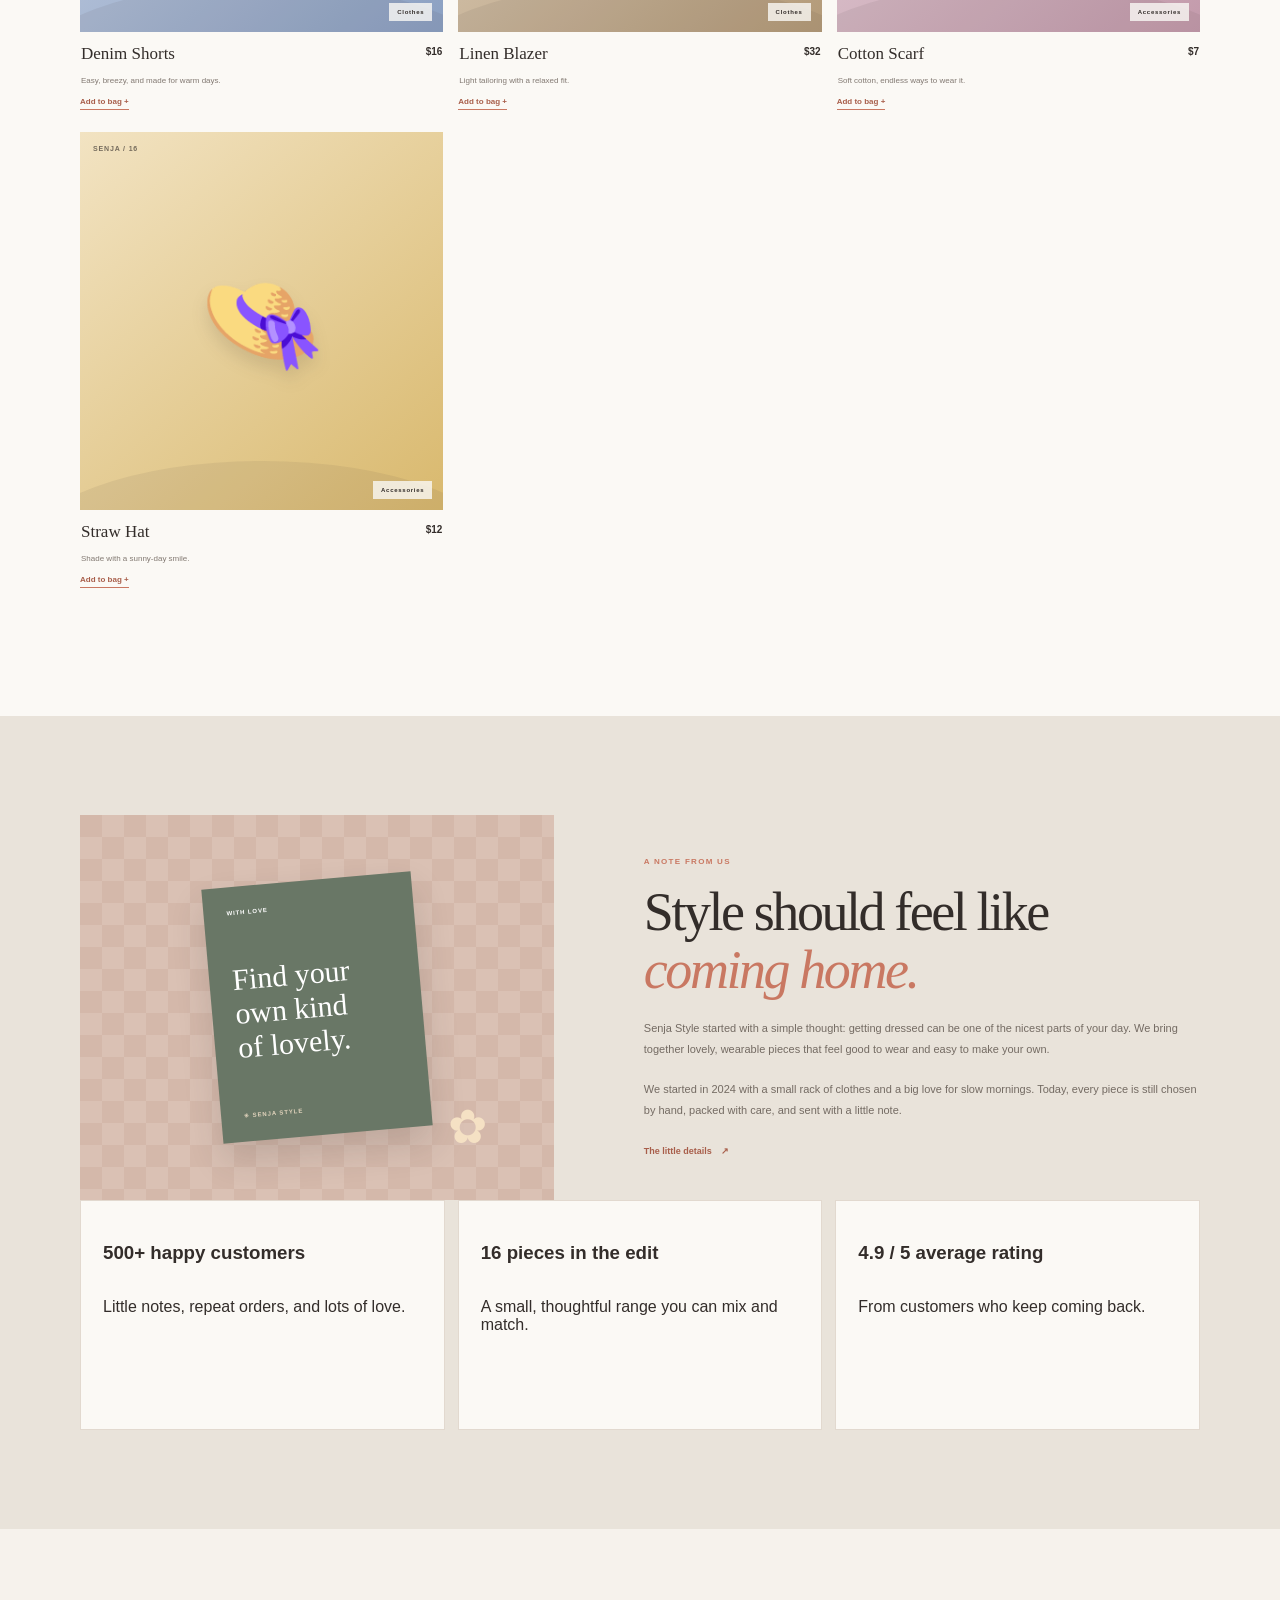
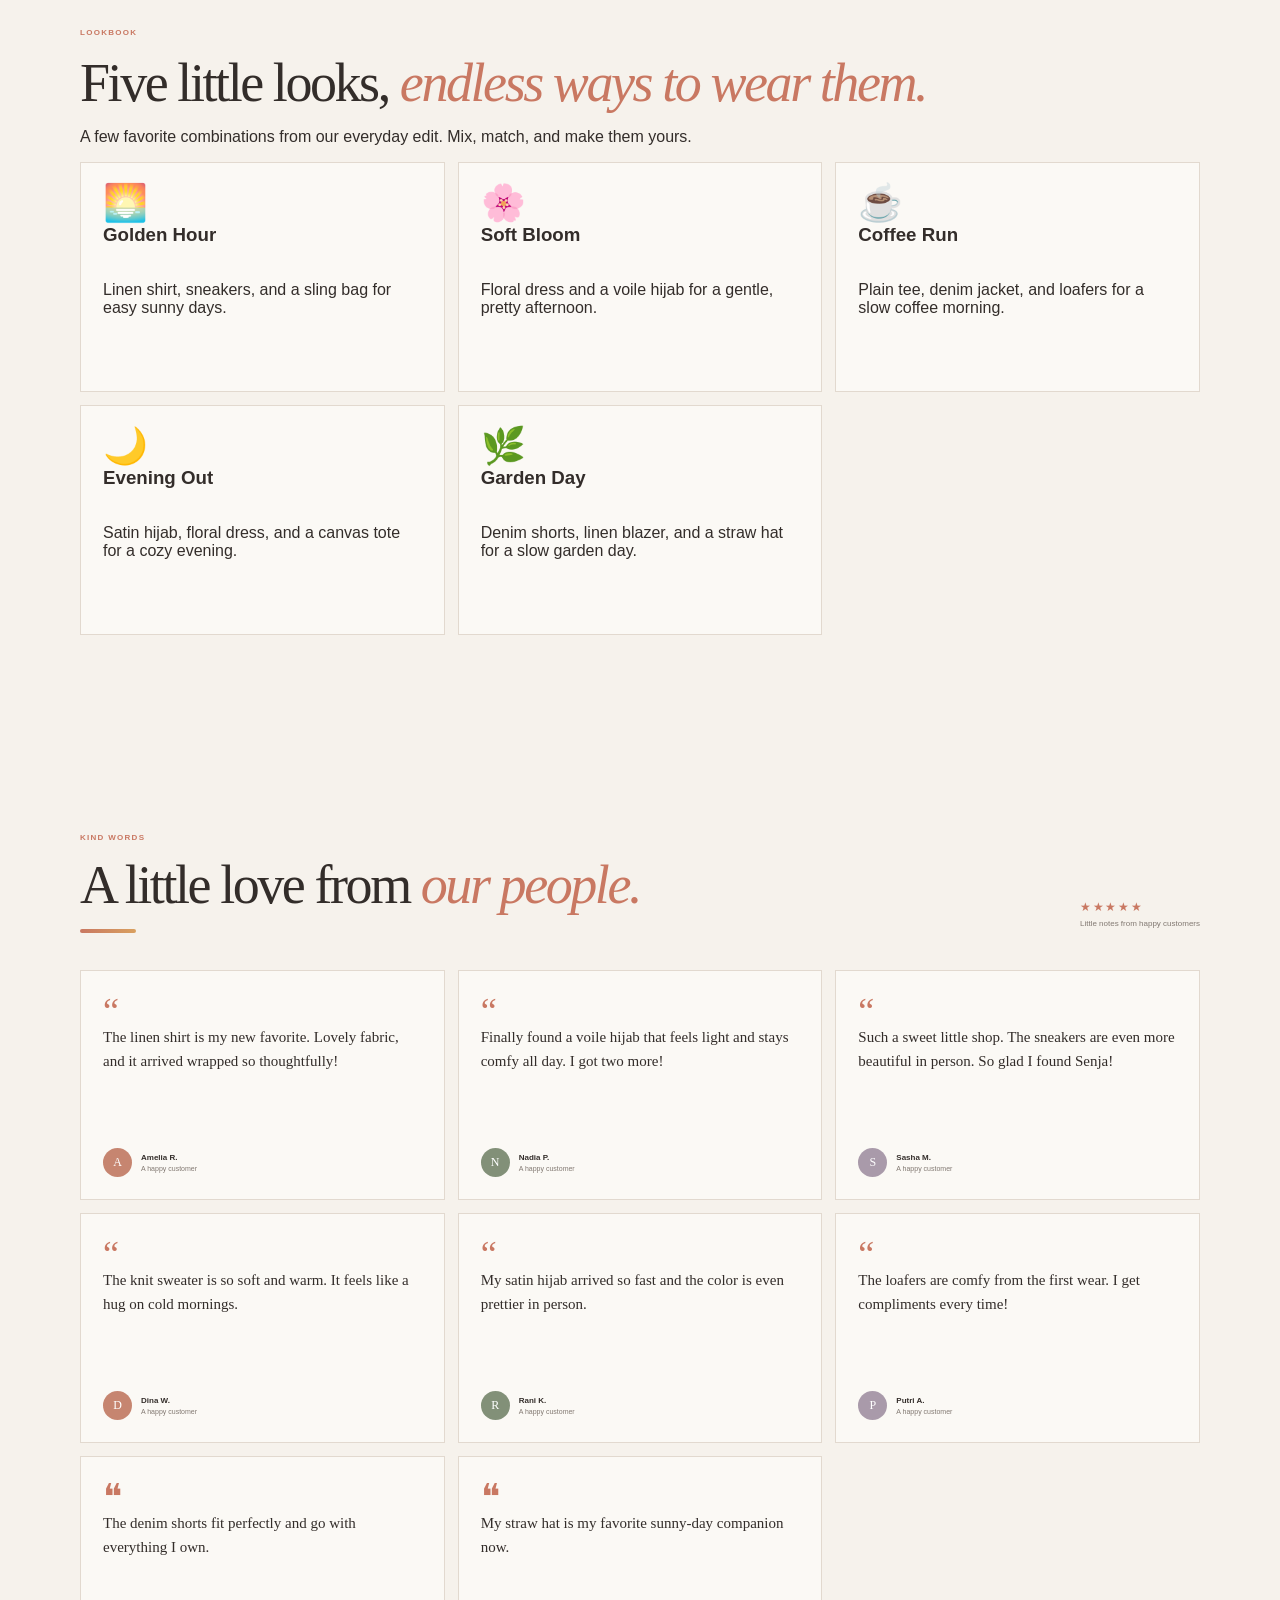
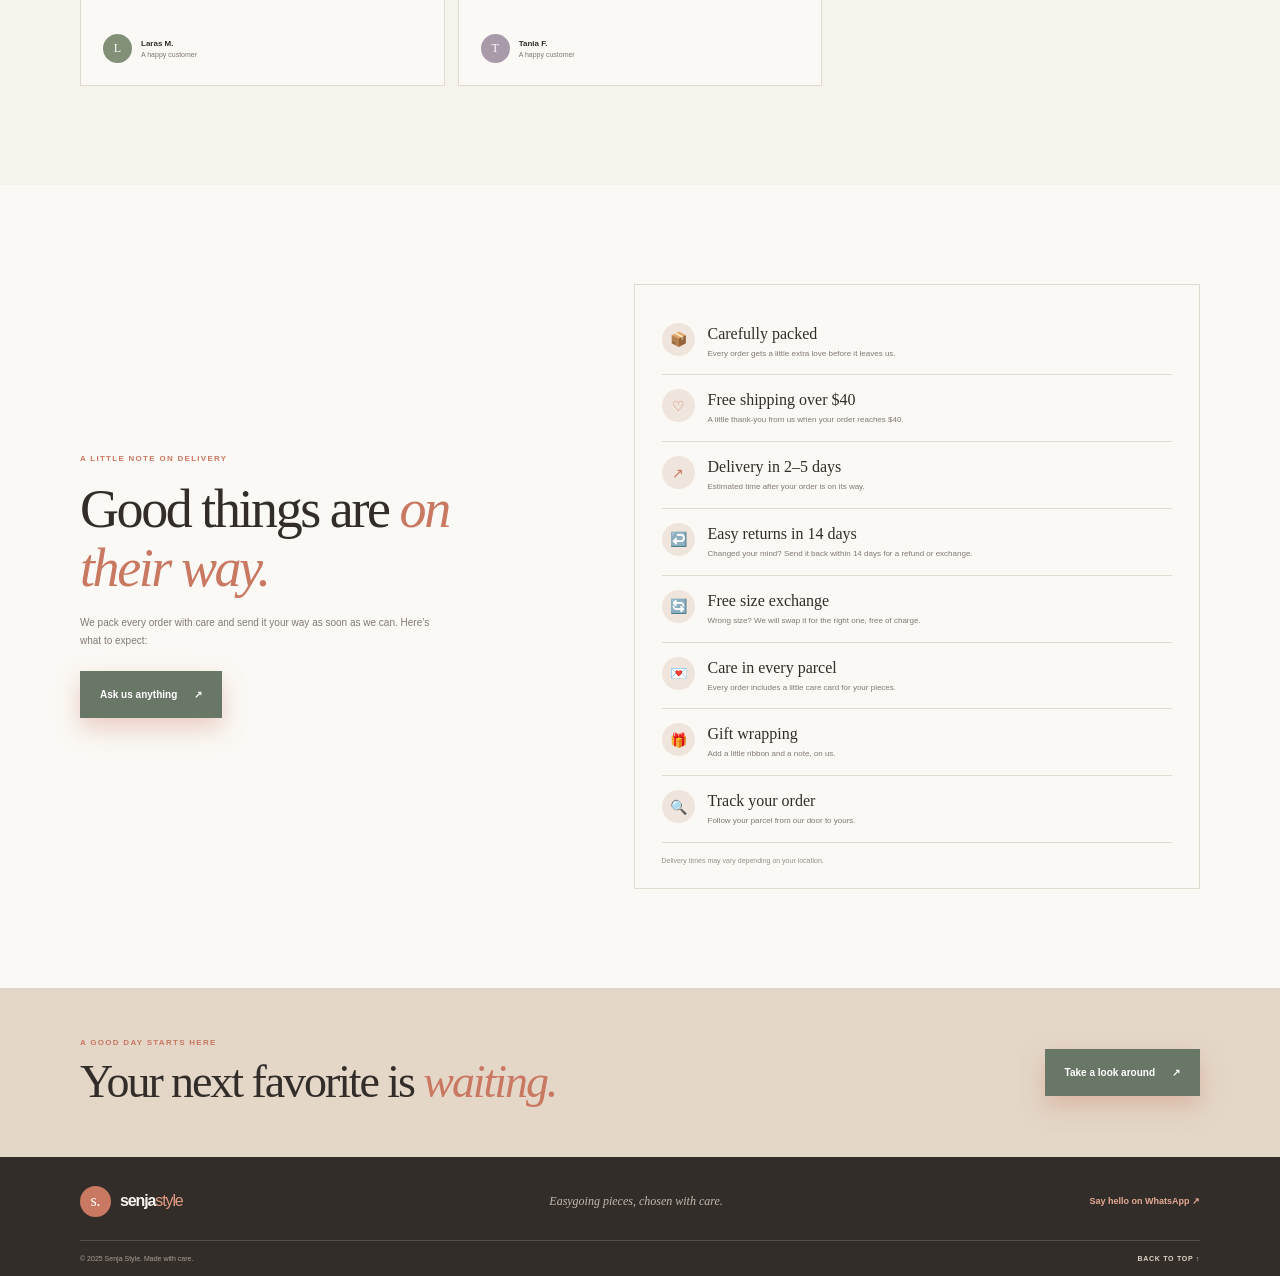
<file: demo-fashion-store/index.html>
<!doctype html>
<html lang="en">
  <head>
    <meta charset="UTF-8" />
    <meta name="viewport" content="width=device-width, initial-scale=1.0" />
    <meta name="description" content="Easygoing everyday style, thoughtfully chosen. Discover Senja Style." />
    <meta name="theme-color" content="#f6f2ec" />
    <title>Senja Style — Wear Your Feeling</title>
    <link rel="stylesheet" href="style.css" />
    <script src="script.js" defer></script>
  </head>
  <body>
    <div class="announcement">
      <p data-en="A little something for your first order: free shipping over $40" data-id="Hadiah kecil untuk pesanan pertamamu: gratis ongkir di atas $40">A little something for your first order: free shipping over $40</p>
    </div>
    <header class="site-header">
      <nav class="nav container" aria-label="Main navigation">
        <a class="brand" href="#home" aria-label="Senja Style home">
          <span class="brand-mark" aria-hidden="true">s.</span>
          <span>senja<span class="brand-light">style</span></span>
        </a>
        <button class="menu-toggle" type="button" aria-expanded="false" aria-controls="nav-links" aria-label="Open menu">
          <span></span><span></span><span></span>
        </button>
        <div class="nav-links" id="nav-links">
          <a href="#shop" data-en="Shop" data-id="Belanja">Shop</a>
          <a href="#story" data-en="Our story" data-id="Cerita kami">Our story</a>
<a href="#lookbook" data-en="Lookbook" data-id="Lookbook">Lookbook</a>
          <a href="#shipping" data-en="Shipping" data-id="Pengiriman">Shipping</a>
          <div class="nav-actions">
            <button class="language-toggle" id="language-toggle" type="button" aria-label="Switch to Indonesian"><span data-en="ID" data-id="EN">ID</span></button>
            <button class="cart-toggle" id="cart-toggle" type="button" aria-expanded="false" aria-controls="cart-panel">
              <span data-en="Bag" data-id="Tas">Bag</span><span class="cart-count" id="cart-count" aria-live="polite">0</span>
            </button>
          </div>
        </div>
        <div class="cart-panel" id="cart-panel" aria-hidden="true">
          <div class="cart-heading">
            <h2 data-en="Your bag" data-id="Tas belanjamu">Your bag</h2>
            <button class="cart-close" id="cart-close" type="button" aria-label="Close bag">×</button>
          </div>
          <div class="cart-items" id="cart-items"></div>
          <p class="cart-empty" id="cart-empty" data-en="Your bag is taking a little break." data-id="Tas belanjamu sedang beristirahat.">Your bag is taking a little break.</p>
          <div class="cart-total"><span data-en="Subtotal" data-id="Subtotal">Subtotal</span><strong id="cart-subtotal">$0</strong></div>
          <a class="button cart-checkout" id="cart-checkout" href="https://wa.me/6281234567890" target="_blank" rel="noopener noreferrer" data-en="Order via WhatsApp" data-id="Pesan via WhatsApp">Order via WhatsApp</a>
        </div>
      </nav>
    </header>

    <main>
      <section class="hero" id="home">
        <div class="container hero-layout">
          <div class="hero-copy">
            <p class="eyebrow"><span class="eyebrow-dot"></span><span data-en="MADE FOR YOUR EVERYDAY" data-id="UNTUK HARI-HARIMU">MADE FOR YOUR EVERYDAY</span></p>
            <h1><span data-en="Good style, no second guessing." data-id="Gaya yang pas, tanpa banyak pikir.">Good style, no second guessing.</span><br /><em data-en="Wear your feeling." data-id="Pakai yang kamu rasa.">Wear your feeling.</em></h1>
            <p class="hero-description" data-en="Easygoing pieces, picked with care. Find your new favorites for slow mornings, busy days, and all the in-between." data-id="Pilihan santai yang dikurasi dengan hati. Temukan favorit barumu untuk pagi yang tenang, hari yang sibuk, dan semua momen di antaranya.">Easygoing pieces, picked with care. Find your new favorites for slow mornings, busy days, and all the in-between.</p>
            <div class="hero-actions">
              <a class="button" href="#shop"><span data-en="Find your favorite" data-id="Temukan favoritmu">Find your favorite</span><span aria-hidden="true">↗</span></a>
              <a class="quiet-link" href="#story"><span data-en="A little about us" data-id="Sedikit tentang kami">A little about us</span><span aria-hidden="true">↓</span></a>
            </div>
            <div class="hero-proof"><span class="proof-stars" aria-label="5 out of 5 stars">★★★★★</span><span data-en="Little details, lots of love." data-id="Detail kecil, cinta yang besar.">Little details, lots of love.</span></div>
          </div>
          <div class="hero-art" role="img" aria-label="A playful fashion illustration made with CSS and emoji">
            <div class="art-sun"></div>
            <div class="art-shape"></div>
            <span class="art-spark art-spark-one" aria-hidden="true">✦</span>
            <span class="art-spark art-spark-two" aria-hidden="true">✧</span>
            <div class="hero-product hero-product-dress"><span aria-hidden="true">👗</span><small>YOUR NEW GO-TO</small></div>
            <div class="hero-product hero-product-bag"><span aria-hidden="true">👜</span></div>
            <div class="hero-art-label"><span>SS / 001</span><span>THE EVERYDAY EDIT</span></div>
            <div class="art-note"><span class="note-heart">♡</span><span><strong data-en="Made to feel like you" data-id="Dibuat untuk jadi dirimu">Made to feel like you</strong><small data-en="A little joy, every day" data-id="Sedikit bahagia, setiap hari">A little joy, every day</small></span></div>
          </div>
        </div>
        <div class="hero-bottom container"><span data-en="GOOD THINGS, GOOD FEELINGS" data-id="PILIHAN BAIK, PERASAAN BAIK">GOOD THINGS, GOOD FEELINGS</span><span class="hero-bottom-line"></span><span data-en="A SMALL SHOP WITH A BIG HEART" data-id="TOKO KECIL DENGAN HATI BESAR">A SMALL SHOP WITH A BIG HEART</span></div>
      </section>

      <section class="shop-section section-pad" id="shop">
        <div class="container">
          <div class="section-heading shop-heading">
            <div><p class="eyebrow" data-en="THE GOOD STUFF" data-id="PILIHAN FAVORIT">THE GOOD STUFF</p><h2 data-en="Pieces you'll reach for, <em>again and again.</em>" data-id="Pilihan yang akan kamu pakai, <em>lagi dan lagi.</em>">Pieces you'll reach for, <em>again and again.</em></h2></div>
            <p class="section-intro" data-en="Thoughtful staples with a little something extra. Take a look around." data-id="Pilihan esensial dengan sentuhan istimewa. Yuk, lihat-lihat dulu.">Thoughtful staples with a little something extra. Take a look around.</p>
          </div>
          <div class="shop-controls">
            <div class="filter-list" role="group" aria-label="Filter products by category">
              <button class="filter-button is-active" type="button" data-filter="all" data-en="Everything" data-id="Semua">Everything</button>
              <button class="filter-button" type="button" data-filter="clothes" data-en="Clothes" data-id="Pakaian">Clothes</button>
              <button class="filter-button" type="button" data-filter="hijab" data-en="Hijab" data-id="Hijab">Hijab</button>
              <button class="filter-button" type="button" data-filter="shoes" data-en="Shoes" data-id="Sepatu">Shoes</button>
            </div>
            <span class="product-count" id="product-count" aria-live="polite">6 pieces</span>
          </div>
          <div class="product-grid" id="product-grid"></div>
          <p class="cart-feedback" id="cart-feedback" aria-live="polite"></p>
        </div>
      </section>

      <section class="story-section section-pad" id="story">
        <div class="container story-layout">
          <div class="story-art" aria-hidden="true">
            <div class="story-checker"></div>
            <div class="story-note"><span>WITH LOVE</span><strong>Find your<br />own kind<br />of lovely.</strong><span>✳ SENJA STYLE</span></div>
            <span class="story-flower">✿</span>
          </div>
          <div class="story-copy">
            <p class="eyebrow" data-en="A NOTE FROM US" data-id="SEPESAN DARI KAMI">A NOTE FROM US</p>
            <h2 data-en="Style should feel like <em>coming home.</em>" data-id="Gaya seharusnya terasa seperti <em>pulang.</em>">Style should feel like <em>coming home.</em></h2>
            <p data-en="Senja Style started with a simple thought: getting dressed can be one of the nicest parts of your day. We bring together lovely, wearable pieces that feel good to wear and easy to make your own." data-id="Senja Style berawal dari sebuah pemikiran sederhana: memilih pakaian bisa menjadi salah satu momen paling menyenangkan dalam harimu. Kami menghadirkan pilihan yang cantik, nyaman, dan mudah jadi gayamu sendiri.">Senja Style started with a simple thought: getting dressed can be one of the nicest parts of your day. We bring together lovely, wearable pieces that feel good to wear and easy to make your own.</p>
<p data-en="We started in 2024 with a small rack of clothes and a big love for slow mornings. Today, every piece is still chosen by hand, packed with care, and sent with a little note." data-id="Kami mulai tahun 2024 dengan rak pakaian kecil dan kecintaan besar pada pagi yang santai. Hingga hari ini, setiap pilihan masih kami pilih sendiri, dikemas dengan hati-hati-hati, dan dikirim dengan catatan kecil.">We started in 2024 with a small rack of clothes and a big love for slow mornings. Today, every piece is still chosen by hand, packed with care, and sent with a little note.</p>
            <a class="quiet-link" href="#shipping"><span data-en="The little details" data-id="Info selengkapnya">The little details</span><span aria-hidden="true">↗</span></a>
          </div>
        </div>
 <div class="container">
 <div class="testimonial-grid">
<article class="testimonial-card"><h3 data-en="500+ happy customers" data-id="500+ pelanggan bahagia">500+ happy customers</h3><p data-en="Little notes, repeat orders, and lots of love." data-id="Cerita kecil, pesanan berulang, dan banyak cinta.">Little notes, repeat orders, and lots of love.</p></article>
<article class="testimonial-card"><h3 data-en="16 pieces in the edit" data-id="16 pilihan dalam koleksi">16 pieces in the edit</h3><p data-en="A small, thoughtful range you can mix and match." data-id="Pilihan kecil yang mudah dipadukan.">A small, thoughtful range you can mix and match.</p></article>
<article class="testimonial-card"><h3 data-en="4.9 / 5 average rating" data-id="4,9 / 5 rating rata-rata">4.9 / 5 average rating</h3><p data-en="From customers who keep coming back." data-id="Dari pelanggan yang terus kembali.">From customers who keep coming back.</p></article>
 </div>
 </div>
      </section>

<section class="lookbook-section section-pad" id="lookbook">
<div class="container">
<p class="eyebrow" data-en="LOOKBOOK" data-id="LOOKBOOK">LOOKBOOK</p>
<h2 data-en="Five little looks, <em>endless ways to wear them.</em>" data-id="Lima tampilan kecil, <em>cara pakai yang tak terbatas.</em>">Five little looks, <em>endless ways to wear them.</em></h2>
<p data-en="A few favorite combinations from our everyday edit. Mix, match, and make them yours." data-id="Beberapa kombinasi favorit dari koleksi harian kami. Padukan dan jadikan gayamu sendiri.">A few favorite combinations from our everyday edit. Mix, match, and make them yours.</p>
<div class="testimonial-grid">
<article class="testimonial-card"><span class="quote-mark" aria-hidden="true">🌅</span><h3 data-en="Golden Hour" data-id="Golden Hour">Golden Hour</h3><p data-en="Linen shirt, sneakers, and a sling bag for easy sunny days." data-id="Kemeja linen, sneakers, dan tas selempang untuk hari cerah yang santai.">Linen shirt, sneakers, and a sling bag for easy sunny days.</p></article>
<article class="testimonial-card"><span class="quote-mark" aria-hidden="true">🌸</span><h3 data-en="Soft Bloom" data-id="Mekar Lembut">Soft Bloom</h3><p data-en="Floral dress and a voile hijab for a gentle, pretty afternoon." data-id="Gaun floral dan hijab voile untuk sore yang lembut dan cantik.">Floral dress and a voile hijab for a gentle, pretty afternoon.</p></article>
<article class="testimonial-card"><span class="quote-mark" aria-hidden="true">☕</span><h3 data-en="Coffee Run" data-id="Ngopi Santai">Coffee Run</h3><p data-en="Plain tee, denim jacket, and loafers for a slow coffee morning." data-id="Kaos polos, jaket denim, dan loafers untuk pagi ngopi yang santai.">Plain tee, denim jacket, and loafers for a slow coffee morning.</p></article>
<article class="testimonial-card"><span class="quote-mark" aria-hidden="true">🌙</span><h3 data-en="Evening Out" data-id="Jalan Sore">Evening Out</h3><p data-en="Satin hijab, floral dress, and a canvas tote for a cozy evening." data-id="Hijab satin, gaun floral, dan tas kanvas untuk malam yang hangat.">Satin hijab, floral dress, and a canvas tote for a cozy evening.</p></article>

<article class="testimonial-card"><span class="quote-mark" aria-hidden="true">🌿</span><h3 data-en="Garden Day" data-id="Hari di Taman">Garden Day</h3><p data-en="Denim shorts, linen blazer, and a straw hat for a slow garden day." data-id="Celana pendek denim, blazer linen, dan topi jerami untuk hari santai di taman.">Denim shorts, linen blazer, and a straw hat for a slow garden day.</p></article>
</div>
</div>
</section>
      <section class="testimonials-section section-pad">
        <div class="container">
          <div class="section-heading">
            <div><p class="eyebrow" data-en="KIND WORDS" data-id="CERITA BAIK">KIND WORDS</p><h2 data-en="A little love from <em>our people.</em>" data-id="Sedikit cinta dari <em>teman-teman kami.</em>">A little love from <em>our people.</em></h2></div>
            <span class="review-rating">★★★★★ <small data-en="Little notes from happy customers" data-id="Cerita kecil dari pelanggan bahagia">Little notes from happy customers</small></span>
          </div>
          <div class="testimonial-grid">
            <article class="testimonial-card"><span class="quote-mark" aria-hidden="true">“</span><blockquote data-en="The linen shirt is my new favorite. Lovely fabric, and it arrived wrapped so thoughtfully!" data-id="Kemeja linennya jadi favorit baruku. Bahannya cantik, dan paketnya dibungkus dengan penuh perhatian!">The linen shirt is my new favorite. Lovely fabric, and it arrived wrapped so thoughtfully!</blockquote><div class="customer"><span class="customer-avatar avatar-peach">A</span><span><strong>Amelia R.</strong><small data-en="A happy customer" data-id="Pelanggan bahagia">A happy customer</small></span></div></article>
            <article class="testimonial-card"><span class="quote-mark" aria-hidden="true">“</span><blockquote data-en="Finally found a voile hijab that feels light and stays comfy all day. I got two more!" data-id="Akhirnya ketemu hijab voile yang ringan dan nyaman seharian. Aku beli dua lagi!">Finally found a voile hijab that feels light and stays comfy all day. I got two more!</blockquote><div class="customer"><span class="customer-avatar avatar-green">N</span><span><strong>Nadia P.</strong><small data-en="A happy customer" data-id="Pelanggan bahagia">A happy customer</small></span></div></article>
            <article class="testimonial-card"><span class="quote-mark" aria-hidden="true">“</span><blockquote data-en="Such a sweet little shop. The sneakers are even more beautiful in person. So glad I found Senja!" data-id="Toko kecil yang menyenangkan. Sepatunya lebih cantik saat dilihat langsung. Senang banget menemukan Senja!">Such a sweet little shop. The sneakers are even more beautiful in person. So glad I found Senja!</blockquote><div class="customer"><span class="customer-avatar avatar-lilac">S</span><span><strong>Sasha M.</strong><small data-en="A happy customer" data-id="Pelanggan bahagia">A happy customer</small></span></div></article>
            <article class="testimonial-card"><span class="quote-mark" aria-hidden="true">“</span><blockquote data-en="The knit sweater is so soft and warm. It feels like a hug on cold mornings." data-id="Sweater rajutnya lembut dan hangat banget. Rasanya seperti pelukan di pagi yang dingin.">The knit sweater is so soft and warm. It feels like a hug on cold mornings.</blockquote><div class="customer"><span class="customer-avatar avatar-peach">D</span><span><strong>Dina W.</strong><small data-en="A happy customer" data-id="Pelanggan bahagia">A happy customer</small></span></div></article>
            <article class="testimonial-card"><span class="quote-mark" aria-hidden="true">“</span><blockquote data-en="My satin hijab arrived so fast and the color is even prettier in person." data-id="Hijab satinku datang cepat banget dan warnanya lebih cantik saat dilihat langsung.">My satin hijab arrived so fast and the color is even prettier in person.</blockquote><div class="customer"><span class="customer-avatar avatar-green">R</span><span><strong>Rani K.</strong><small data-en="A happy customer" data-id="Pelanggan bahagia">A happy customer</small></span></div></article>
            <article class="testimonial-card"><span class="quote-mark" aria-hidden="true">“</span><blockquote data-en="The loafers are comfy from the first wear. I get compliments every time!" data-id="Loafersnya nyaman sejak pertama dipakai. Saya selalu dapat pujian!">The loafers are comfy from the first wear. I get compliments every time!</blockquote><div class="customer"><span class="customer-avatar avatar-lilac">P</span><span><strong>Putri A.</strong><small data-en="A happy customer" data-id="Pelanggan bahagia">A happy customer</small></span></div></article>

<article class="testimonial-card"><span class="quote-mark" aria-hidden="true">❝</span><blockquote data-en="The denim shorts fit perfectly and go with everything I own." data-id="Celana pendek denimnya pas banget dan cocok dengan semua pakaianku.">The denim shorts fit perfectly and go with everything I own.</blockquote><div class="customer"><span class="customer-avatar avatar-green">L</span><span><strong>Laras M.</strong><small data-en="A happy customer" data-id="Pelanggan bahagia">A happy customer</small></span></div></article>
<article class="testimonial-card"><span class="quote-mark" aria-hidden="true">❝</span><blockquote data-en="My straw hat is my favorite sunny-day companion now." data-id="Topi jeramiku kini jadi teman favorit di hari cerah.">My straw hat is my favorite sunny-day companion now.</blockquote><div class="customer"><span class="customer-avatar avatar-lilac">T</span><span><strong>Tania F.</strong><small data-en="A happy customer" data-id="Pelanggan bahagia">A happy customer</small></span></div></article>
          </div>
        </div>
      </section>

      <section class="shipping-section section-pad" id="shipping">
        <div class="container shipping-layout">
          <div>
            <p class="eyebrow" data-en="A LITTLE NOTE ON DELIVERY" data-id="INFO SINGKAT PENGIRIMAN">A LITTLE NOTE ON DELIVERY</p>
            <h2 data-en="Good things are <em>on their way.</em>" data-id="Hal baik sedang <em>menuju ke rumahmu.</em>">Good things are <em>on their way.</em></h2>
            <p class="shipping-description" data-en="We pack every order with care and send it your way as soon as we can. Here’s what to expect:" data-id="Setiap pesanan kami kemas dengan hati-hati dan segera dikirimkan untukmu. Ini info yang perlu kamu tahu:">We pack every order with care and send it your way as soon as we can. Here’s what to expect:</p>
            <a class="button button-dark" href="https://wa.me/6281234567890" target="_blank" rel="noopener noreferrer"><span data-en="Ask us anything" data-id="Tanya apa saja">Ask us anything</span><span aria-hidden="true">↗</span></a>
          </div>
          <div class="shipping-details">
            <article class="shipping-item"><span class="shipping-icon" aria-hidden="true">📦</span><div><h3 data-en="Carefully packed" data-id="Dikemas dengan hati-hati">Carefully packed</h3><p data-en="Every order gets a little extra love before it leaves us." data-id="Setiap pesanan mendapat perhatian ekstra sebelum dikirim.">Every order gets a little extra love before it leaves us.</p></div></article>
            <article class="shipping-item"><span class="shipping-icon" aria-hidden="true">♡</span><div><h3 data-en="Free shipping over $40" data-id="Gratis ongkir di atas $40">Free shipping over $40</h3><p data-en="A little thank-you from us when your order reaches $40." data-id="Hadiah kecil dari kami untuk pesanan senilai $40 atau lebih.">A little thank-you from us when your order reaches $40.</p></div></article>
            <article class="shipping-item"><span class="shipping-icon" aria-hidden="true">↗</span><div><h3 data-en="Delivery in 2–5 days" data-id="Pesanan tiba dalam 2–5 hari">Delivery in 2–5 days</h3><p data-en="Estimated time after your order is on its way." data-id="Perkiraan waktu setelah pesananmu dikirim.">Estimated time after your order is on its way.</p></div></article>
            <article class="shipping-item"><span class="shipping-icon" aria-hidden="true">↩️</span><div><h3 data-en="Easy returns in 14 days" data-id="Pengembalian mudah dalam 14 hari">Easy returns in 14 days</h3><p data-en="Changed your mind? Send it back within 14 days for a refund or exchange." data-id="Berubah pikiran? Kirim kembali dalam 14 hari untuk refund atau tukar.">Changed your mind? Send it back within 14 days for a refund or exchange.</p></div></article>
            <article class="shipping-item"><span class="shipping-icon" aria-hidden="true">🔄</span><div><h3 data-en="Free size exchange" data-id="Tukar ukuran gratis">Free size exchange</h3><p data-en="Wrong size? We will swap it for the right one, free of charge." data-id="Ukuran tidak pas? Kami tukar dengan ukuran yang tepat, tanpa biaya.">Wrong size? We will swap it for the right one, free of charge.</p></div></article>
            <article class="shipping-item"><span class="shipping-icon" aria-hidden="true">💌</span><div><h3 data-en="Care in every parcel" data-id="Perawatan di setiap paket">Care in every parcel</h3><p data-en="Every order includes a little care card for your pieces." data-id="Setiap pesanan dilengkapi kartu perawatan untuk pakaianmu.">Every order includes a little care card for your pieces.</p></div></article>

<article class="shipping-item"><span class="shipping-icon" aria-hidden="true">🎁</span><div><h3 data-en="Gift wrapping" data-id="Bungkus kado">Gift wrapping</h3><p data-en="Add a little ribbon and a note, on us." data-id="Tambahkan pita dan catatan kecil, gratis dari kami.">Add a little ribbon and a note, on us.</p></div></article>
<article class="shipping-item"><span class="shipping-icon" aria-hidden="true">🔍</span><div><h3 data-en="Track your order" data-id="Lacak pesananmu">Track your order</h3><p data-en="Follow your parcel from our door to yours." data-id="Ikuti perjalanan paketmu dari kami sampai ke rumahmu.">Follow your parcel from our door to yours.</p></div></article>
            <p class="shipping-footnote" data-en="Delivery times may vary depending on your location." data-id="Waktu pengiriman dapat berbeda tergantung lokasi tujuan.">Delivery times may vary depending on your location.</p>
          </div>
        </div>
      </section>

      <section class="bottom-cta">
        <div class="container bottom-cta-inner">
          <div><p class="eyebrow" data-en="A GOOD DAY STARTS HERE" data-id="HARI YANG MENYENANGKAN DIMULAI DI SINI">A GOOD DAY STARTS HERE</p><h2 data-en="Your next favorite is <em>waiting.</em>" data-id="Favorit barumu sedang <em>menunggu.</em>">Your next favorite is <em>waiting.</em></h2></div>
          <a class="button button-dark" href="#shop"><span data-en="Take a look around" data-id="Yuk, lihat-lihat">Take a look around</span><span aria-hidden="true">↗</span></a>
        </div>
      </section>
    </main>

    <footer class="site-footer">
      <div class="container footer-main">
        <a class="brand" href="#home"><span class="brand-mark" aria-hidden="true">s.</span><span>senja<span class="brand-light">style</span></span></a>
        <p data-en="Easygoing pieces, chosen with care." data-id="Pilihan santai, dikurasi dengan hati.">Easygoing pieces, chosen with care.</p>
        <a class="footer-whatsapp" href="https://wa.me/6281234567890" target="_blank" rel="noopener noreferrer"><span data-en="Say hello on WhatsApp" data-id="Sapa kami di WhatsApp">Say hello on WhatsApp</span> ↗</a>
      </div>
      <div class="container footer-bottom"><span>© 2025 Senja Style. <span data-en="Made with care." data-id="Dibuat dengan sepenuh hati.">Made with care.</span></span><a href="#home" data-en="BACK TO TOP ↑" data-id="KEMBALI KE ATAS ↑">BACK TO TOP ↑</a></div>
    </footer>
  </body>
</html>
</file>
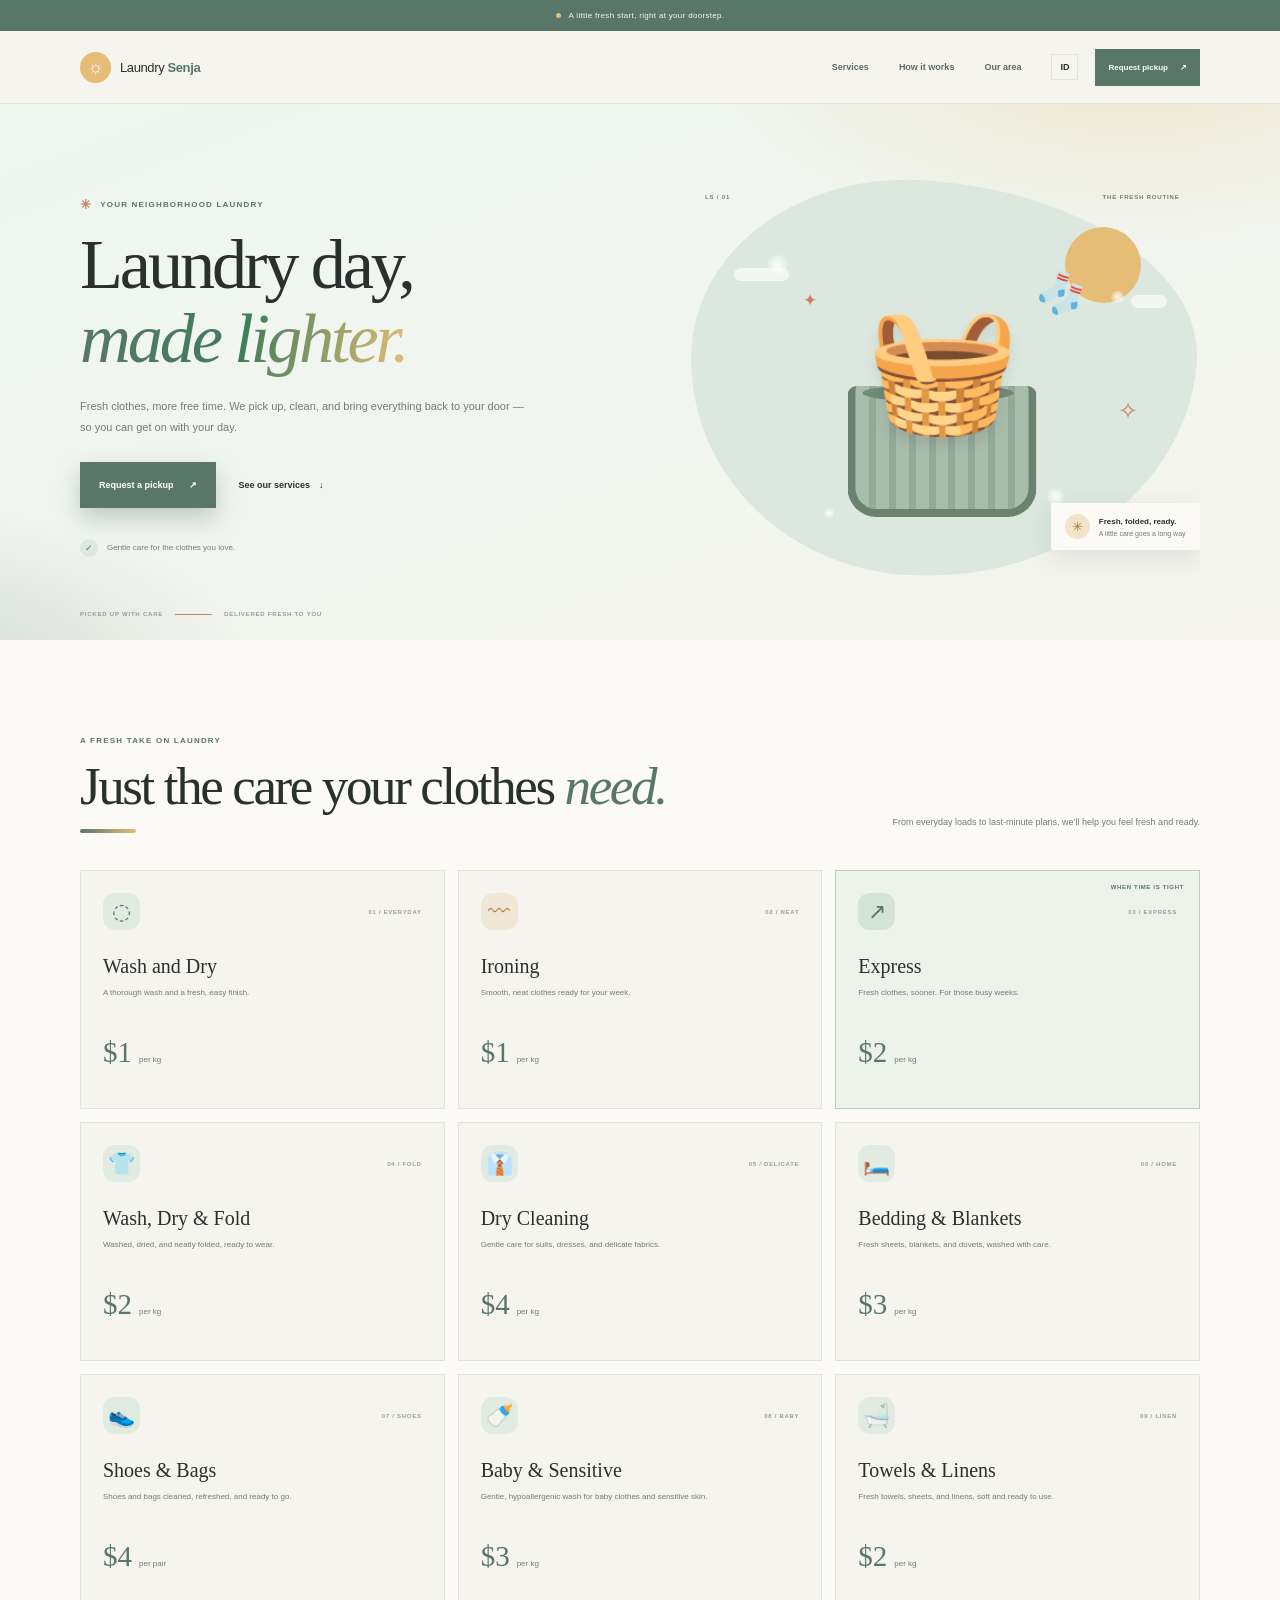
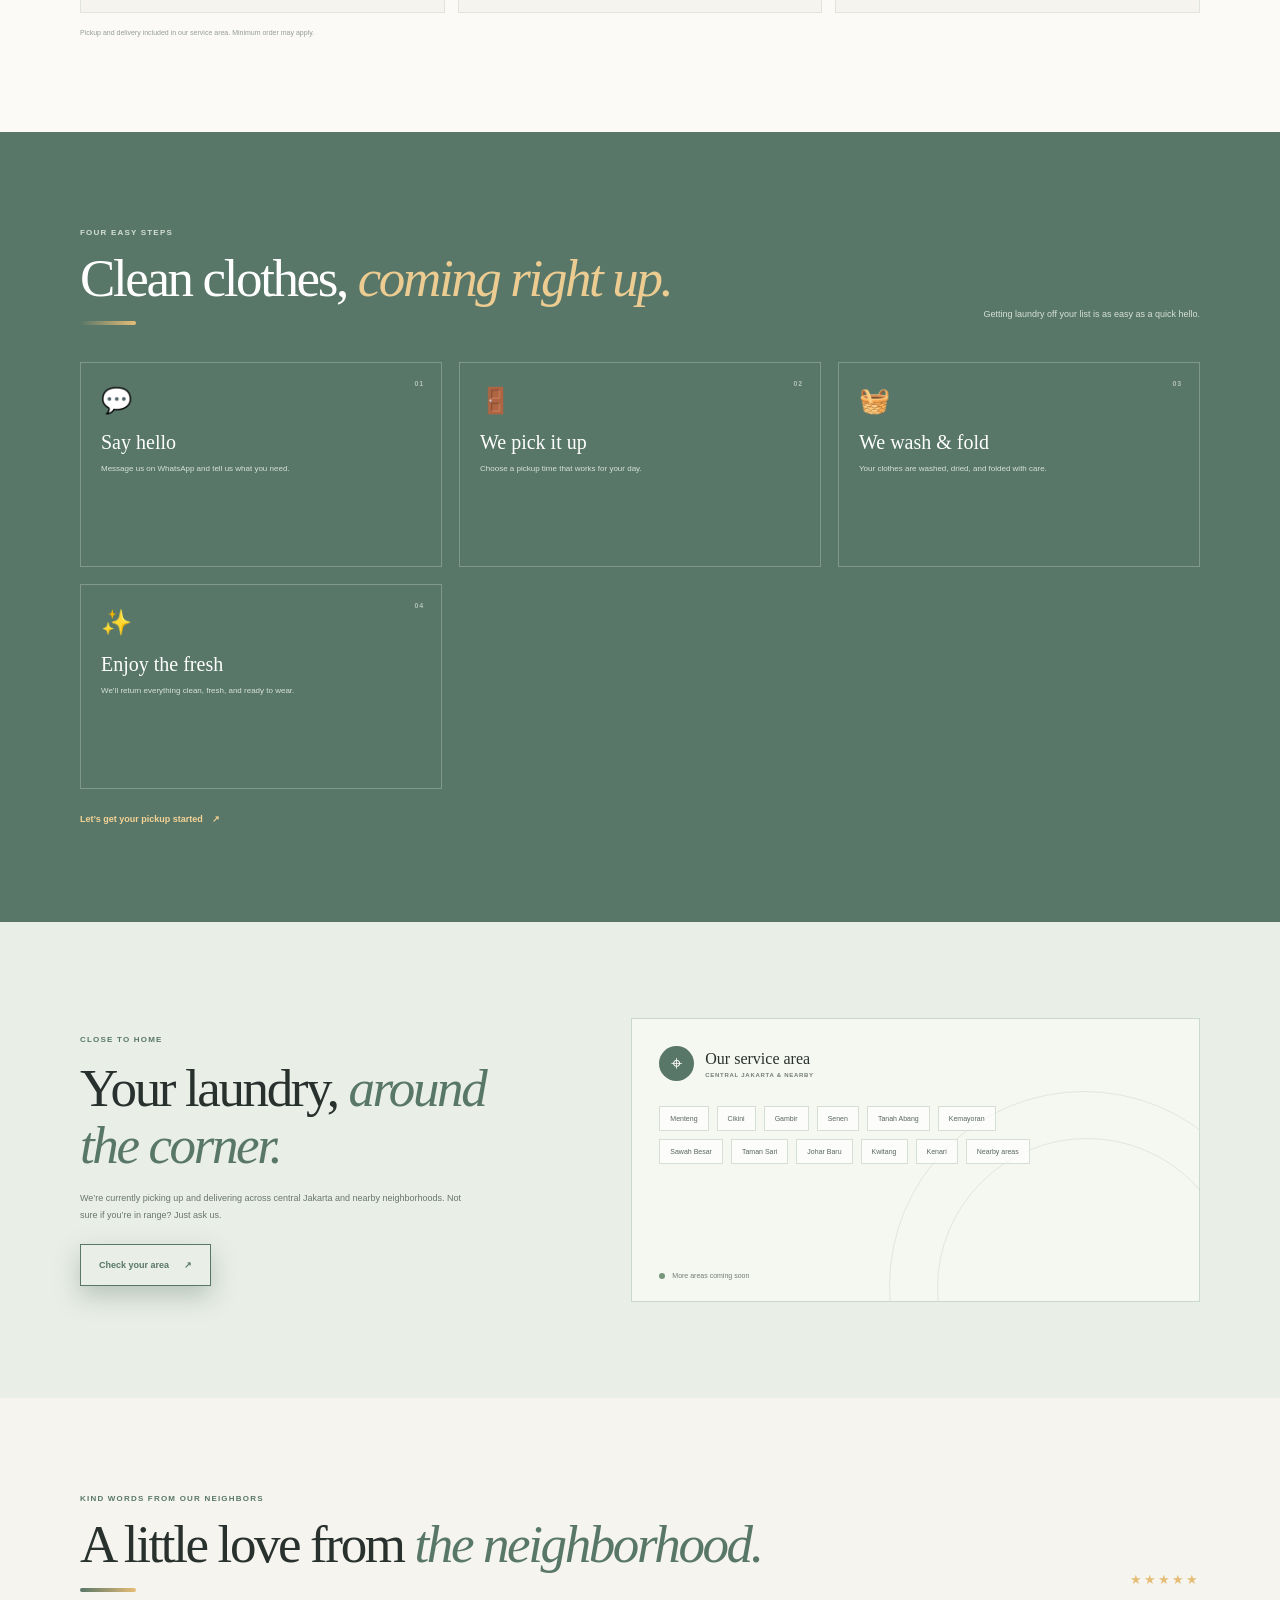
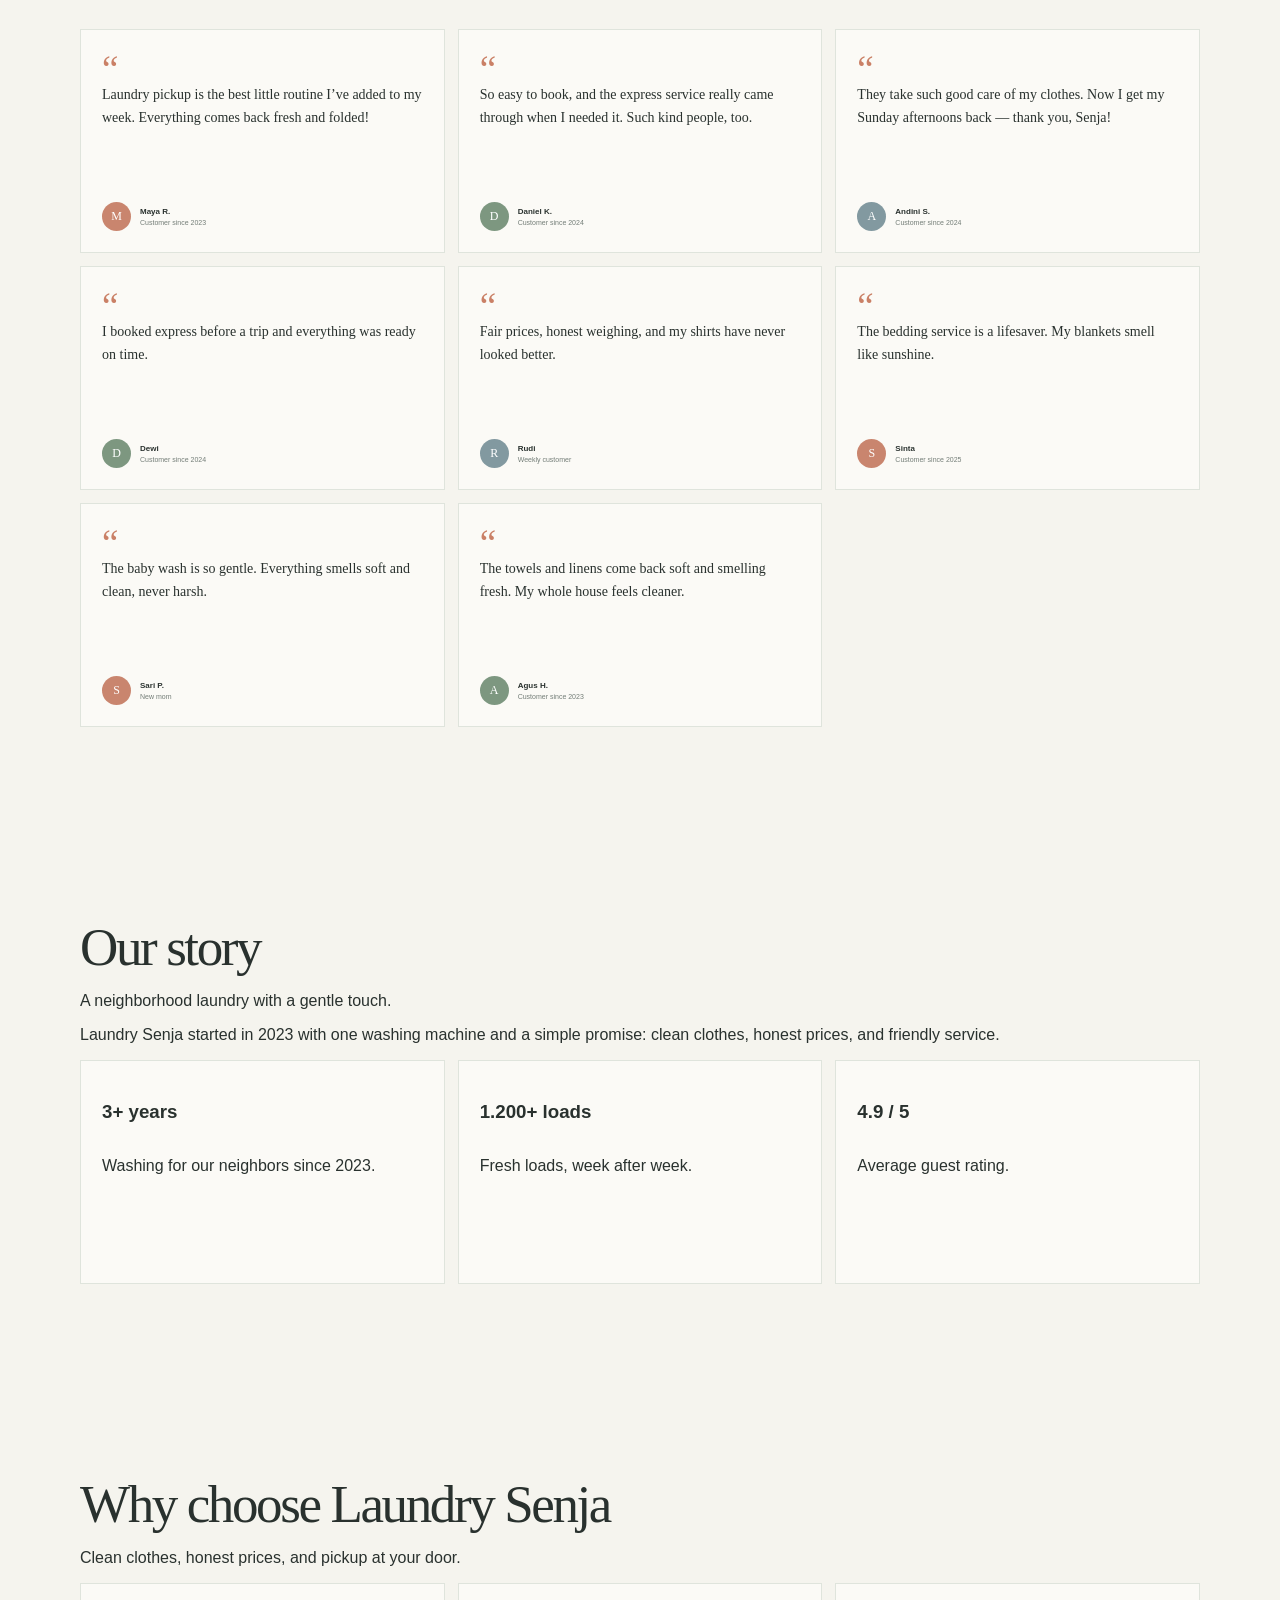
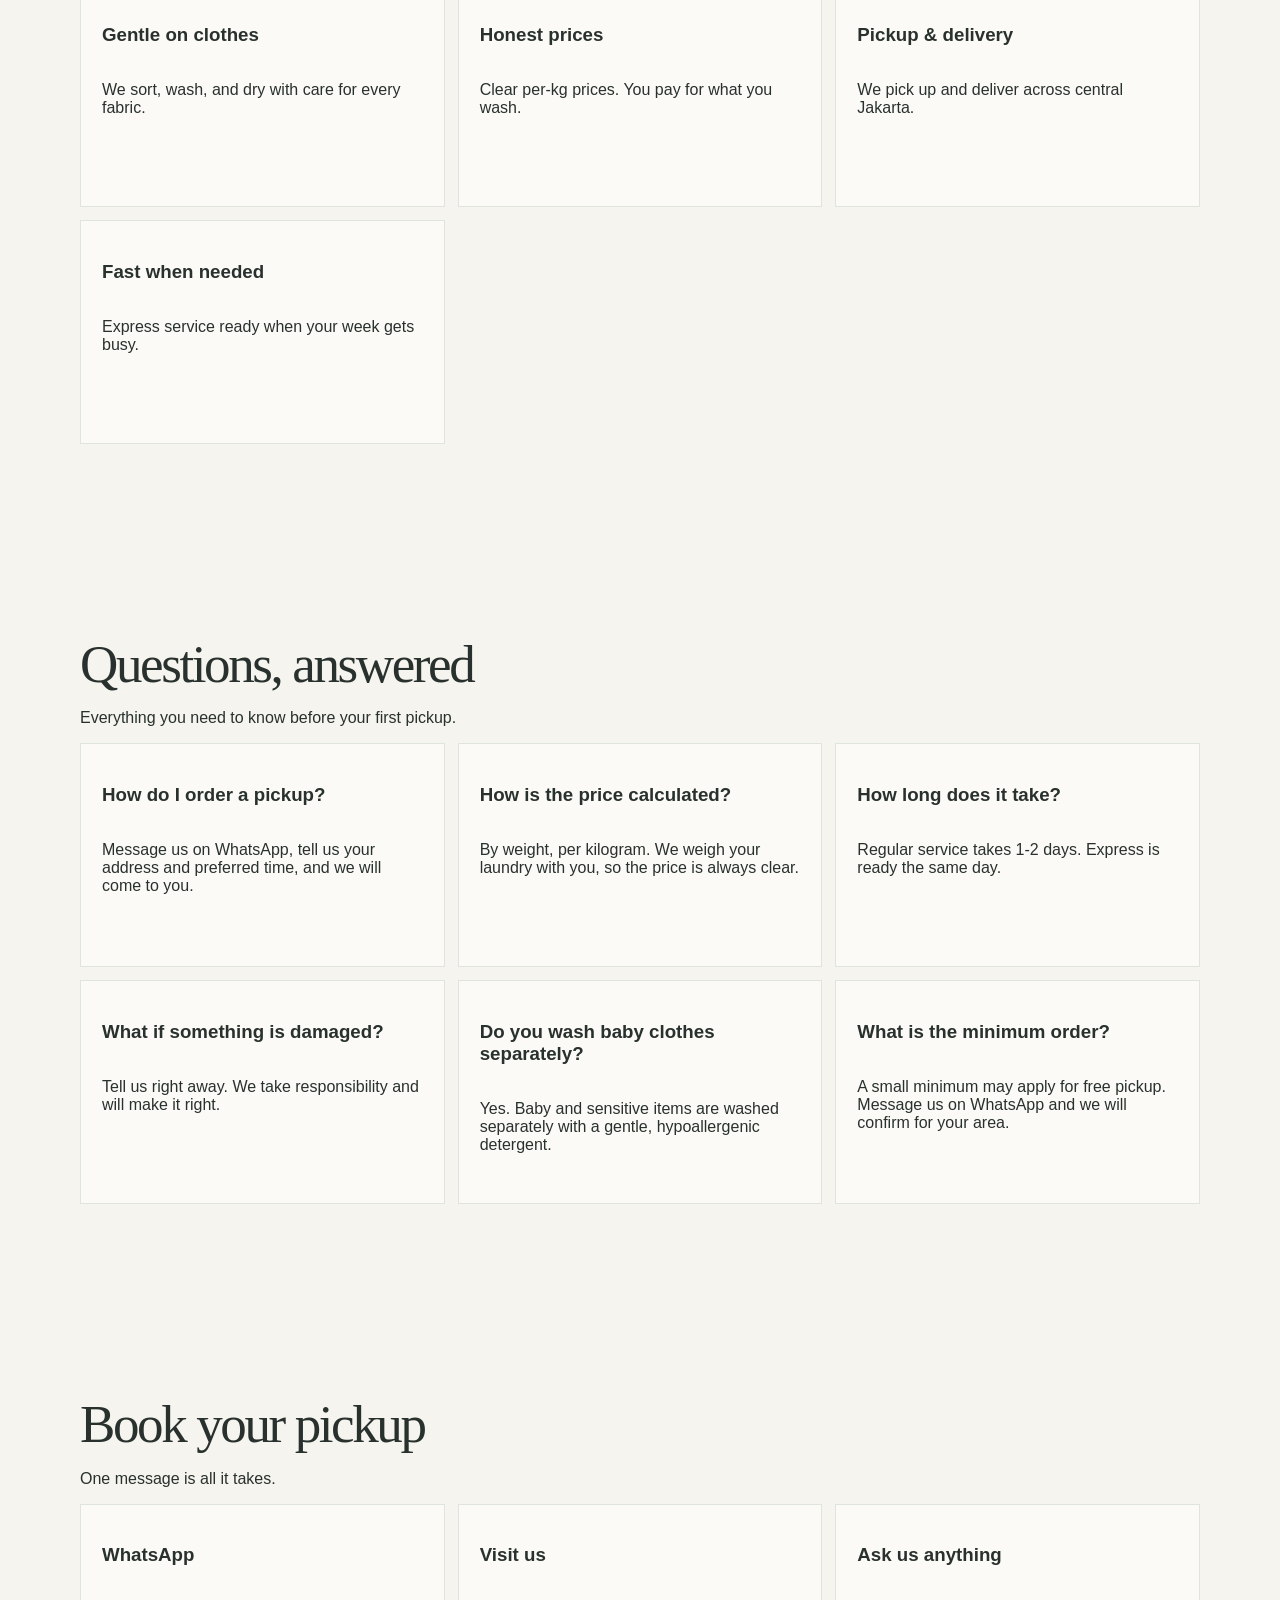
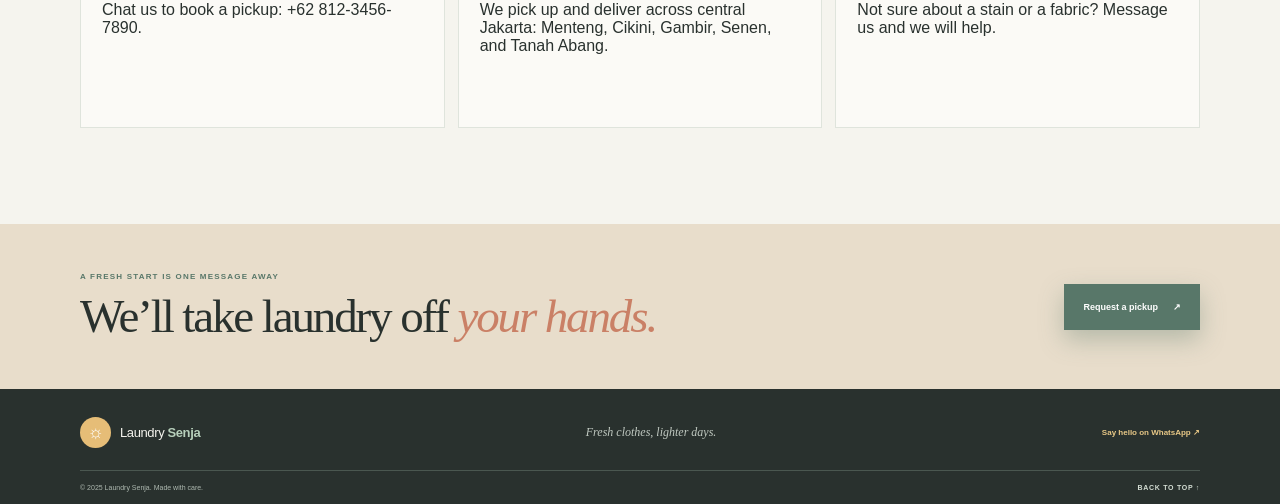
<file: demo-laundry/index.html>
<!doctype html>
<html lang="en">
  <head>
    <meta charset="UTF-8" />
    <meta name="viewport" content="width=device-width, initial-scale=1.0" />
    <meta name="description" content="Laundry day, made a little lighter. Pick-up and delivery laundry service by Laundry Senja." />
    <meta name="theme-color" content="#f5f4ee" />
    <title>Laundry Senja — Laundry Day, Made Lighter</title>
    <link rel="stylesheet" href="style.css" />
    <script src="script.js" defer></script>
  </head>
  <body>
    <div class="top-note">
      <span class="top-note-dot" aria-hidden="true"></span>
      <p data-en="A little fresh start, right at your doorstep." data-id="Awal yang segar, langsung di depan pintumu.">A little fresh start, right at your doorstep.</p>
    </div>
    <header class="site-header">
      <nav class="nav container" aria-label="Main navigation">
        <a class="brand" href="#home" aria-label="Laundry Senja home">
          <span class="brand-icon" aria-hidden="true">☼</span>
          <span>Laundry <strong>Senja</strong></span>
        </a>
        <button class="menu-toggle" type="button" aria-expanded="false" aria-controls="nav-links" aria-label="Open menu">
          <span></span><span></span><span></span>
        </button>
        <div class="nav-links" id="nav-links">
          <a href="#services" data-en="Services" data-id="Layanan">Services</a>
          <a href="#how-it-works" data-en="How it works" data-id="Cara kerja">How it works</a>
          <a href="#area" data-en="Our area" data-id="Area layanan">Our area</a>
          <div class="nav-actions">
            <button class="language-toggle" id="language-toggle" type="button" aria-label="Switch to Indonesian"><span data-en="ID" data-id="EN">ID</span></button>
            <a class="nav-cta" href="https://wa.me/6281234567890" target="_blank" rel="noopener noreferrer"><span data-en="Request pickup" data-id="Jemput cucian">Request pickup</span><span aria-hidden="true">↗</span></a>
          </div>
        </div>
      </nav>
    </header>

    <main>
      <section class="hero" id="home">
        <div class="container hero-layout">
          <div class="hero-copy">
            <p class="eyebrow"><span class="eyebrow-mark" aria-hidden="true">✳</span><span data-en="YOUR NEIGHBORHOOD LAUNDRY" data-id="LAUNDRY ANDALAN DI SEKITARMU">YOUR NEIGHBORHOOD LAUNDRY</span></p>
            <h1><span data-en="Laundry day," data-id="Hari mencuci,">Laundry day,</span><br /><em data-en="made lighter." data-id="jadi lebih ringan.">made lighter.</em></h1>
            <p class="hero-description" data-en="Fresh clothes, more free time. We pick up, clean, and bring everything back to your door — so you can get on with your day." data-id="Baju bersih, waktu luang lebih banyak. Kami jemput, cuci, dan antar kembali semuanya ke depan pintumu — supaya kamu bisa lanjut menikmati harimu.">Fresh clothes, more free time. We pick up, clean, and bring everything back to your door — so you can get on with your day.</p>
            <div class="hero-actions">
              <a class="button button-primary" href="https://wa.me/6281234567890" target="_blank" rel="noopener noreferrer"><span data-en="Request a pickup" data-id="Minta dijemput">Request a pickup</span><span aria-hidden="true">↗</span></a>
              <a class="quiet-link" href="#services"><span data-en="See our services" data-id="Lihat layanan">See our services</span><span aria-hidden="true">↓</span></a>
            </div>
            <div class="hero-reassurance"><span class="check-mark" aria-hidden="true">✓</span><span data-en="Gentle care for the clothes you love." data-id="Perawatan lembut untuk pakaian kesayanganmu.">Gentle care for the clothes you love.</span></div>
          </div>
          <div class="hero-art" role="img" aria-label="Laundry basket and fresh clothes illustration made with CSS and emoji">
            <div class="art-sun"></div>
            <div class="art-cloud cloud-one"></div>
            <div class="art-cloud cloud-two"></div>
            <div class="laundry-basket"><span class="laundry-emoji" aria-hidden="true">🧺</span></div>
            <span class="floating-sock" aria-hidden="true">🧦</span>
            <span class="art-sparkle sparkle-one" aria-hidden="true">✦</span>
            <span class="art-sparkle sparkle-two" aria-hidden="true">✧</span>
            <div class="fresh-note"><span class="fresh-icon" aria-hidden="true">✳</span><span><strong data-en="Fresh, folded, ready." data-id="Segar, rapi, siap dipakai.">Fresh, folded, ready.</strong><small data-en="A little care goes a long way" data-id="Perhatian kecil, manfaat besar">A little care goes a long way</small></span></div>
            <div class="art-label"><span>LS / 01</span><span>THE FRESH ROUTINE</span></div>
          </div>
        </div>
        <div class="hero-bottom container"><span data-en="PICKED UP WITH CARE" data-id="DIJEMPUT DENGAN HATI-HATI">PICKED UP WITH CARE</span><span class="hero-line"></span><span data-en="DELIVERED FRESH TO YOU" data-id="DIANTAR SEGAR UNTUKMU">DELIVERED FRESH TO YOU</span></div>
      </section>

      <section class="services section-pad" id="services">
        <div class="container">
          <div class="section-heading">
            <div><p class="eyebrow" data-en="A FRESH TAKE ON LAUNDRY" data-id="CARA BARU MENCUCI">A FRESH TAKE ON LAUNDRY</p><h2 data-en="Just the care your clothes <em>need.</em>" data-id="Perawatan yang <em>pas</em> untuk pakaianmu.">Just the care your clothes <em>need.</em></h2></div>
            <p class="section-intro" data-en="From everyday loads to last-minute plans, we’ll help you feel fresh and ready." data-id="Dari cucian harian sampai kebutuhan mendadak, kami siap membantumu tampil segar dan siap beraktivitas.">From everyday loads to last-minute plans, we’ll help you feel fresh and ready.</p>
          </div>
          <div class="service-grid">
            <article class="service-card">
              <div class="service-card-top"><span class="service-icon icon-wash" aria-hidden="true">◌</span><span class="service-index">01 / EVERYDAY</span></div>
              <h3 data-en="Wash and Dry" data-id="Cuci dan Keringkan">Wash and Dry</h3>
              <p data-en="A thorough wash and a fresh, easy finish." data-id="Dicuci bersih dan dikeringkan dengan praktis.">A thorough wash and a fresh, easy finish.</p>
              <div class="service-price"><strong>$1</strong><span data-en="per kg" data-id="per kg">per kg</span></div>
            </article>
            <article class="service-card">
              <div class="service-card-top"><span class="service-icon icon-iron" aria-hidden="true">〰</span><span class="service-index">02 / NEAT</span></div>
              <h3 data-en="Ironing" data-id="Setrika">Ironing</h3>
              <p data-en="Smooth, neat clothes ready for your week." data-id="Pakaian rapi dan licin, siap menemani harimu.">Smooth, neat clothes ready for your week.</p>
              <div class="service-price"><strong>$1</strong><span data-en="per kg" data-id="per kg">per kg</span></div>
            </article>
            <article class="service-card service-express">
              <span class="popular-note" data-en="WHEN TIME IS TIGHT" data-id="SAAT WAKTU TERBATAS">WHEN TIME IS TIGHT</span>
              <div class="service-card-top"><span class="service-icon icon-express" aria-hidden="true">↗</span><span class="service-index">03 / EXPRESS</span></div>
              <h3 data-en="Express" data-id="Ekspres">Express</h3>
              <p data-en="Fresh clothes, sooner. For those busy weeks." data-id="Pakaian bersih lebih cepat. Untuk minggu yang padat.">Fresh clothes, sooner. For those busy weeks.</p>
              <div class="service-price"><strong>$2</strong><span data-en="per kg" data-id="per kg">per kg</span></div>
            </article>
            <article class="service-card">
              <div class="service-card-top"><span class="service-icon icon-wash" aria-hidden="true">👕</span><span class="service-index">04 / FOLD</span></div>
              <h3 data-en="Wash, Dry & Fold" data-id="Cuci, Kering & Lipat">Wash, Dry & Fold</h3>
              <p data-en="Washed, dried, and neatly folded, ready to wear." data-id="Dicuci, dikeringkan, dan dilipat rapi, siap dipakai.">Washed, dried, and neatly folded, ready to wear.</p>
              <div class="service-price"><strong>$2</strong><span data-en="per kg" data-id="per kg">per kg</span></div>
            </article>
            <article class="service-card">
              <div class="service-card-top"><span class="service-icon icon-wash" aria-hidden="true">👔</span><span class="service-index">05 / DELICATE</span></div>
              <h3 data-en="Dry Cleaning" data-id="Cuci Kering">Dry Cleaning</h3>
              <p data-en="Gentle care for suits, dresses, and delicate fabrics." data-id="Perawatan lembut untuk jas, gaun, dan kain halus.">Gentle care for suits, dresses, and delicate fabrics.</p>
              <div class="service-price"><strong>$4</strong><span data-en="per kg" data-id="per kg">per kg</span></div>
            </article>
            <article class="service-card">
              <div class="service-card-top"><span class="service-icon icon-wash" aria-hidden="true">🛏️</span><span class="service-index">06 / HOME</span></div>
              <h3 data-en="Bedding & Blankets" data-id="Sprei & Selimut">Bedding & Blankets</h3>
              <p data-en="Fresh sheets, blankets, and duvets, washed with care." data-id="Sprei, selimut, dan duvet segar, dicuci dengan hati-hati.">Fresh sheets, blankets, and duvets, washed with care.</p>
              <div class="service-price"><strong>$3</strong><span data-en="per kg" data-id="per kg">per kg</span></div>
            </article>
            <article class="service-card">
              <div class="service-card-top"><span class="service-icon icon-wash" aria-hidden="true">👟</span><span class="service-index">07 / SHOES</span></div>
              <h3 data-en="Shoes & Bags" data-id="Sepatu & Tas">Shoes & Bags</h3>
              <p data-en="Shoes and bags cleaned, refreshed, and ready to go." data-id="Sepatu dan tas dibersihkan, disegarkan, dan siap dipakai.">Shoes and bags cleaned, refreshed, and ready to go.</p>
              <div class="service-price"><strong>$4</strong><span data-en="per pair" data-id="per pasang">per pair</span></div>
            </article>
            <article class="service-card">
              <div class="service-card-top"><span class="service-icon icon-wash" aria-hidden="true">🍼</span><span class="service-index">08 / BABY</span></div>
              <h3 data-en="Baby & Sensitive" data-id="Bayi & Sensitif">Baby & Sensitive</h3>
              <p data-en="Gentle, hypoallergenic wash for baby clothes and sensitive skin." data-id="Cucian lembut dan hipoalergenik untuk pakaian bayi dan kulit sensitif.">Gentle, hypoallergenic wash for baby clothes and sensitive skin.</p>
              <div class="service-price"><strong>$3</strong><span data-en="per kg" data-id="per kg">per kg</span></div>
            </article>
            <article class="service-card">
              <div class="service-card-top"><span class="service-icon icon-wash" aria-hidden="true">🛁</span><span class="service-index">09 / LINEN</span></div>
              <h3 data-en="Towels & Linens" data-id="Handuk & Linen">Towels & Linens</h3>
              <p data-en="Fresh towels, sheets, and linens, soft and ready to use." data-id="Handuk, seprai, dan linen segar, lembut dan siap dipakai.">Fresh towels, sheets, and linens, soft and ready to use.</p>
              <div class="service-price"><strong>$2</strong><span data-en="per kg" data-id="per kg">per kg</span></div>
            </article>
          </div>
          <p class="service-footnote" data-en="Pickup and delivery included in our service area. Minimum order may apply." data-id="Layanan jemput dan antar tersedia di area kami. Minimum pesanan mungkin berlaku.">Pickup and delivery included in our service area. Minimum order may apply.</p>
        </div>
      </section>

      <section class="how-section section-pad" id="how-it-works">
        <div class="container">
          <div class="section-heading how-heading">
            <div><p class="eyebrow" data-en="FOUR EASY STEPS" data-id="EMPAT LANGKAH MUDAH">FOUR EASY STEPS</p><h2 data-en="Clean clothes, <em>coming right up.</em>" data-id="Pakaian bersih, <em>segera tiba.</em>">Clean clothes, <em>coming right up.</em></h2></div>
            <p class="section-intro" data-en="Getting laundry off your list is as easy as a quick hello." data-id="Menyingkirkan cucian dari daftar tugasmu semudah menyapa kami.">Getting laundry off your list is as easy as a quick hello.</p>
          </div>
          <div class="steps-grid">
            <article class="step-card"><span class="step-number">01</span><span class="step-icon" aria-hidden="true">💬</span><h3 data-en="Say hello" data-id="Sapa kami">Say hello</h3><p data-en="Message us on WhatsApp and tell us what you need." data-id="Hubungi kami lewat WhatsApp dan ceritakan kebutuhanmu.">Message us on WhatsApp and tell us what you need.</p></article>
            <article class="step-card"><span class="step-number">02</span><span class="step-icon" aria-hidden="true">🚪</span><h3 data-en="We pick it up" data-id="Kami jemput">We pick it up</h3><p data-en="Choose a pickup time that works for your day." data-id="Pilih waktu penjemputan yang cocok untuk harimu.">Choose a pickup time that works for your day.</p></article>
            <article class="step-card"><span class="step-number">03</span><span class="step-icon" aria-hidden="true">🧺</span><h3 data-en="We wash & fold" data-id="Kami cuci & lipat">We wash & fold</h3><p data-en="Your clothes are washed, dried, and folded with care." data-id="Pakaianmu dicuci, dikeringkan, dan dilipat dengan hati-hati.">Your clothes are washed, dried, and folded with care.</p></article>
            <article class="step-card"><span class="step-number">04</span><span class="step-icon" aria-hidden="true">✨</span><h3 data-en="Enjoy the fresh" data-id="Nikmati kesegarannya">Enjoy the fresh</h3><p data-en="We’ll return everything clean, fresh, and ready to wear." data-id="Kami antar kembali semuanya dalam keadaan bersih, segar, dan siap dipakai.">We’ll return everything clean, fresh, and ready to wear.</p></article>
          </div>
          <a class="text-cta" href="https://wa.me/6281234567890" target="_blank" rel="noopener noreferrer"><span data-en="Let’s get your pickup started" data-id="Yuk, atur penjemputanmu">Let’s get your pickup started</span><span aria-hidden="true">↗</span></a>
        </div>
      </section>

      <section class="area-section section-pad" id="area">
        <div class="container area-layout">
          <div class="area-copy">
            <p class="eyebrow" data-en="CLOSE TO HOME" data-id="DEKAT DARI RUMAH">CLOSE TO HOME</p>
            <h2 data-en="Your laundry, <em>around the corner.</em>" data-id="Laundry andalanmu, <em>tak jauh dari rumah.</em>">Your laundry, <em>around the corner.</em></h2>
            <p data-en="We’re currently picking up and delivering across central Jakarta and nearby neighborhoods. Not sure if you’re in range? Just ask us." data-id="Saat ini kami melayani penjemputan dan pengantaran di Jakarta Pusat dan lingkungan sekitarnya. Belum yakin areamu terjangkau? Tanyakan saja kepada kami.">We’re currently picking up and delivering across central Jakarta and nearby neighborhoods. Not sure if you’re in range? Just ask us.</p>
            <a class="button button-outline" href="https://wa.me/6281234567890" target="_blank" rel="noopener noreferrer"><span data-en="Check your area" data-id="Cek area layanan">Check your area</span><span aria-hidden="true">↗</span></a>
          </div>
          <div class="area-card">
            <div class="area-card-header"><span class="map-pin" aria-hidden="true">⌖</span><div><strong data-en="Our service area" data-id="Area layanan kami">Our service area</strong><small data-en="CENTRAL JAKARTA & NEARBY" data-id="JAKARTA PUSAT & SEKITARNYA">CENTRAL JAKARTA & NEARBY</small></div></div>
            <div class="neighborhoods">
              <span data-en="Menteng" data-id="Menteng">Menteng</span><span data-en="Cikini" data-id="Cikini">Cikini</span><span data-en="Gambir" data-id="Gambir">Gambir</span><span data-en="Senen" data-id="Senen">Senen</span><span data-en="Tanah Abang" data-id="Tanah Abang">Tanah Abang</span><span data-en="Kemayoran" data-id="Kemayoran">Kemayoran</span><span data-en="Sawah Besar" data-id="Sawah Besar">Sawah Besar</span><span data-en="Taman Sari" data-id="Taman Sari">Taman Sari</span><span data-en="Johar Baru" data-id="Johar Baru">Johar Baru</span><span data-en="Kwitang" data-id="Kwitang">Kwitang</span><span data-en="Kenari" data-id="Kenari">Kenari</span><span data-en="Nearby areas" data-id="Area sekitar">Nearby areas</span>
            </div>
            <div class="area-card-footer"><span class="area-live-dot"></span><span data-en="More areas coming soon" data-id="Area layanan akan bertambah">More areas coming soon</span></div>
            <span class="map-decoration map-ring-one" aria-hidden="true"></span><span class="map-decoration map-ring-two" aria-hidden="true"></span>
          </div>
        </div>
      </section>

      <section class="testimonials section-pad">
        <div class="container">
          <div class="section-heading">
            <div><p class="eyebrow" data-en="KIND WORDS FROM OUR NEIGHBORS" data-id="CERITA BAIK DARI TETANGGA KAMI">KIND WORDS FROM OUR NEIGHBORS</p><h2 data-en="A little love from <em>the neighborhood.</em>" data-id="Sedikit cerita dari <em>tetangga kami.</em>">A little love from <em>the neighborhood.</em></h2></div>
            <span class="rating-stars" aria-label="5 out of 5 stars">★★★★★</span>
          </div>
          <div class="testimonial-grid">
            <article class="testimonial-card"><span class="quote-mark" aria-hidden="true">“</span><blockquote data-en="Laundry pickup is the best little routine I’ve added to my week. Everything comes back fresh and folded!" data-id="Jemput cucian jadi rutinitas kecil terbaik di mingguku. Semuanya kembali dalam keadaan segar dan terlipat rapi!">Laundry pickup is the best little routine I’ve added to my week. Everything comes back fresh and folded!</blockquote><div class="reviewer"><span class="reviewer-avatar avatar-coral">M</span><span><strong>Maya R.</strong><small data-en="Customer since 2023" data-id="Pelanggan sejak 2023">Customer since 2023</small></span></div></article>
            <article class="testimonial-card"><span class="quote-mark" aria-hidden="true">“</span><blockquote data-en="So easy to book, and the express service really came through when I needed it. Such kind people, too." data-id="Pesannya gampang, dan layanan ekspres sangat membantu saat aku membutuhkannya. Orang-orangnya juga ramah sekali.">So easy to book, and the express service really came through when I needed it. Such kind people, too.</blockquote><div class="reviewer"><span class="reviewer-avatar avatar-green">D</span><span><strong>Daniel K.</strong><small data-en="Customer since 2024" data-id="Pelanggan sejak 2024">Customer since 2024</small></span></div></article>
            <article class="testimonial-card"><span class="quote-mark" aria-hidden="true">“</span><blockquote data-en="They take such good care of my clothes. Now I get my Sunday afternoons back — thank you, Senja!" data-id="Pakaianku dirawat dengan baik. Sekarang Minggu soreku kembali luang — terima kasih, Senja!">They take such good care of my clothes. Now I get my Sunday afternoons back — thank you, Senja!</blockquote><div class="reviewer"><span class="reviewer-avatar avatar-blue">A</span><span><strong>Andini S.</strong><small data-en="Customer since 2024" data-id="Pelanggan sejak 2024">Customer since 2024</small></span></div></article>
            <article class="testimonial-card"><span class="quote-mark" aria-hidden="true">“</span><blockquote data-en="I booked express before a trip and everything was ready on time." data-id="Saya pesan ekspres sebelum bepergian dan semuanya siap tepat waktu.">I booked express before a trip and everything was ready on time.</blockquote><div class="reviewer"><span class="reviewer-avatar avatar-green">D</span><span><strong>Dewi</strong><small data-en="Customer since 2024" data-id="Pelanggan sejak 2024">Customer since 2024</small></span></div></article>
            <article class="testimonial-card"><span class="quote-mark" aria-hidden="true">“</span><blockquote data-en="Fair prices, honest weighing, and my shirts have never looked better." data-id="Harga wajar, timbangan jujur, dan kemejaku tidak pernah terlihat sebagus ini.">Fair prices, honest weighing, and my shirts have never looked better.</blockquote><div class="reviewer"><span class="reviewer-avatar avatar-blue">R</span><span><strong>Rudi</strong><small data-en="Weekly customer" data-id="Pelanggan mingguan">Weekly customer</small></span></div></article>
            <article class="testimonial-card"><span class="quote-mark" aria-hidden="true">“</span><blockquote data-en="The bedding service is a lifesaver. My blankets smell like sunshine." data-id="Layanan sprei dan selimut benar-benar penyelamat. Selimutku harum seperti sinar matahari.">The bedding service is a lifesaver. My blankets smell like sunshine.</blockquote><div class="reviewer"><span class="reviewer-avatar avatar-coral">S</span><span><strong>Sinta</strong><small data-en="Customer since 2025" data-id="Pelanggan sejak 2025">Customer since 2025</small></span></div></article>
            <article class="testimonial-card"><span class="quote-mark" aria-hidden="true">“</span><blockquote data-en="The baby wash is so gentle. Everything smells soft and clean, never harsh." data-id="Cucian bayinya sangat lembut. Pakaian si kecil harum lembut dan bersih, tidak pernah keras.">The baby wash is so gentle. Everything smells soft and clean, never harsh.</blockquote><div class="reviewer"><span class="reviewer-avatar avatar-coral">S</span><span><strong>Sari P.</strong><small data-en="New mom" data-id="Ibu baru">New mom</small></span></div></article>
            <article class="testimonial-card"><span class="quote-mark" aria-hidden="true">“</span><blockquote data-en="The towels and linens come back soft and smelling fresh. My whole house feels cleaner." data-id="Handuk dan linen kembali lembut dan harum segar. Seluruh rumah terasa lebih bersih.">The towels and linens come back soft and smelling fresh. My whole house feels cleaner.</blockquote><div class="reviewer"><span class="reviewer-avatar avatar-green">A</span><span><strong>Agus H.</strong><small data-en="Customer since 2023" data-id="Pelanggan sejak 2023">Customer since 2023</small></span></div></article>
          </div>
        </div>
      </section>

      <section class="section-pad" id="tentang">
<div class="container">
<h2 data-en="Our story" data-id="Cerita kami">Our story</h2>
<p data-en="A neighborhood laundry with a gentle touch." data-id="Laundry lingkungan dengan sentuhan lembut.">A neighborhood laundry with a gentle touch.</p>
<p data-en="Laundry Senja started in 2023 with one washing machine and a simple promise: clean clothes, honest prices, and friendly service." data-id="Laundry Senja mulai tahun 2023 dengan satu mesin cuci dan janji sederhana: pakaian bersih, harga jujur, dan layanan ramah.">Laundry Senja started in 2023 with one washing machine and a simple promise: clean clothes, honest prices, and friendly service.</p>
<div class="testimonial-grid">
<article class="testimonial-card"><h3 data-en="3+ years" data-id="3+ tahun">3+ years</h3><p data-en="Washing for our neighbors since 2023." data-id="Mencuci untuk tetangga sejak 2023.">Washing for our neighbors since 2023.</p></article>
<article class="testimonial-card"><h3 data-en="1.200+ loads" data-id="1.200+ cucian">1.200+ loads</h3><p data-en="Fresh loads, week after week." data-id="Cucian segar, minggu demi minggu.">Fresh loads, week after week.</p></article>
<article class="testimonial-card"><h3 data-en="4.9 / 5" data-id="4,9 / 5">4.9 / 5</h3><p data-en="Average guest rating." data-id="Rating rata-rata pelanggan.">Average guest rating.</p></article>
</div>
</div>
</section>
<section class="section-pad" id="kenapa-kami">
<div class="container">
<h2 data-en="Why choose Laundry Senja" data-id="Kenapa pilih Laundry Senja">Why choose Laundry Senja</h2>
<p data-en="Clean clothes, honest prices, and pickup at your door." data-id="Pakaian bersih, harga jujur, dan jemput di depan pintu.">Clean clothes, honest prices, and pickup at your door.</p>
<div class="testimonial-grid">
<article class="testimonial-card"><h3 data-en="Gentle on clothes" data-id="Lembut untuk pakaian">Gentle on clothes</h3><p data-en="We sort, wash, and dry with care for every fabric." data-id="Kami memilah, mencuci, dan mengeringkan dengan hati-hati untuk setiap kain.">We sort, wash, and dry with care for every fabric.</p></article>
<article class="testimonial-card"><h3 data-en="Honest prices" data-id="Harga jujur">Honest prices</h3><p data-en="Clear per-kg prices. You pay for what you wash." data-id="Harga per kg yang jelas. Kamu bayar sesuai cucianmu.">Clear per-kg prices. You pay for what you wash.</p></article>
<article class="testimonial-card"><h3 data-en="Pickup & delivery" data-id="Jemput & antar">Pickup & delivery</h3><p data-en="We pick up and deliver across central Jakarta." data-id="Kami jemput dan antar di Jakarta Pusat.">We pick up and deliver across central Jakarta.</p></article>
<article class="testimonial-card"><h3 data-en="Fast when needed" data-id="Cepat saat dibutuhkan">Fast when needed</h3><p data-en="Express service ready when your week gets busy." data-id="Layanan ekspres siap saat minggumu padat.">Express service ready when your week gets busy.</p></article>
</div>
</div>
</section>
<section class="section-pad" id="faq">
<div class="container">
<h2 data-en="Questions, answered" data-id="Pertanyaan, terjawab">Questions, answered</h2>
<p data-en="Everything you need to know before your first pickup." data-id="Semua yang perlu kamu tahu sebelum penjemputan pertama.">Everything you need to know before your first pickup.</p>
<div class="testimonial-grid">
<article class="testimonial-card"><h3 data-en="How do I order a pickup?" data-id="Bagaimana cara pesan penjemputan?">How do I order a pickup?</h3><p data-en="Message us on WhatsApp, tell us your address and preferred time, and we will come to you." data-id="Hubungi kami lewat WhatsApp, beri tahu alamat dan waktu yang kamu mau, dan kami akan datang.">Message us on WhatsApp, tell us your address and preferred time, and we will come to you.</p></article>
<article class="testimonial-card"><h3 data-en="How is the price calculated?" data-id="Bagaimana harga dihitung?">How is the price calculated?</h3><p data-en="By weight, per kilogram. We weigh your laundry with you, so the price is always clear." data-id="Berdasarkan berat, per kilogram. Kami menimbang cucianmu bersamamu, jadi harganya selalu jelas.">By weight, per kilogram. We weigh your laundry with you, so the price is always clear.</p></article>
<article class="testimonial-card"><h3 data-en="How long does it take?" data-id="Berapa lama prosesnya?">How long does it take?</h3><p data-en="Regular service takes 1-2 days. Express is ready the same day." data-id="Layanan reguler selesai 1-2 hari. Ekspres siap di hari yang sama.">Regular service takes 1-2 days. Express is ready the same day.</p></article>
<article class="testimonial-card"><h3 data-en="What if something is damaged?" data-id="Bagaimana jika ada yang rusak?">What if something is damaged?</h3><p data-en="Tell us right away. We take responsibility and will make it right." data-id="Beri tahu kami segera. Kami bertanggung jawab dan akan menyelesaikannya.">Tell us right away. We take responsibility and will make it right.</p></article>
<article class="testimonial-card"><h3 data-en="Do you wash baby clothes separately?" data-id="Apakah pakaian bayi dicuci terpisah?">Do you wash baby clothes separately?</h3><p data-en="Yes. Baby and sensitive items are washed separately with a gentle, hypoallergenic detergent." data-id="Ya. Pakaian bayi dan pakaian sensitif dicuci terpisah dengan deterjen lembut dan hipoalergenik.">Yes. Baby and sensitive items are washed separately with a gentle, hypoallergenic detergent.</p></article>
<article class="testimonial-card"><h3 data-en="What is the minimum order?" data-id="Berapa minimum pesanan?">What is the minimum order?</h3><p data-en="A small minimum may apply for free pickup. Message us on WhatsApp and we will confirm for your area." data-id="Minimum kecil mungkin berlaku untuk penjemputan gratis. Hubungi kami lewat WhatsApp dan kami konfirmasi untuk areamu.">A small minimum may apply for free pickup. Message us on WhatsApp and we will confirm for your area.</p></article>
</div>
</div>
</section>
<section class="section-pad" id="kontak">
<div class="container">
<h2 data-en="Book your pickup" data-id="Pesan penjemputanmu">Book your pickup</h2>
<p data-en="One message is all it takes." data-id="Satu pesan saja cukup.">One message is all it takes.</p>
<div class="testimonial-grid">
<article class="testimonial-card"><h3 data-en="WhatsApp" data-id="WhatsApp">WhatsApp</h3><p data-en="Chat us to book a pickup: +62 812-3456-7890." data-id="Chat kami untuk booking penjemputan: +62 812-3456-7890.">Chat us to book a pickup: +62 812-3456-7890.</p></article>
<article class="testimonial-card"><h3 data-en="Visit us" data-id="Kunjungi kami">Visit us</h3><p data-en="We pick up and deliver across central Jakarta: Menteng, Cikini, Gambir, Senen, and Tanah Abang." data-id="Kami jemput dan antar di Jakarta Pusat: Menteng, Cikini, Gambir, Senen, dan Tanah Abang.">We pick up and deliver across central Jakarta: Menteng, Cikini, Gambir, Senen, and Tanah Abang.</p></article>
<article class="testimonial-card"><h3 data-en="Ask us anything" data-id="Tanya apa saja">Ask us anything</h3><p data-en="Not sure about a stain or a fabric? Message us and we will help." data-id="Belum yakin soal noda atau jenis kain? Hubungi kami dan kami bantu.">Not sure about a stain or a fabric? Message us and we will help.</p></article>
</div>
</div>
</section>
<section class="pickup-cta">
        <div class="container pickup-cta-inner">
          <div><p class="eyebrow" data-en="A FRESH START IS ONE MESSAGE AWAY" data-id="AWAL YANG SEGAR HANYA SEJAUH SATU PESAN">A FRESH START IS ONE MESSAGE AWAY</p><h2 data-en="We’ll take laundry off <em>your hands.</em>" data-id="Biar kami yang urus <em>cucianmu.</em>">We’ll take laundry off <em>your hands.</em></h2></div>
          <a class="button button-light" href="https://wa.me/6281234567890" target="_blank" rel="noopener noreferrer"><span data-en="Request a pickup" data-id="Minta dijemput">Request a pickup</span><span aria-hidden="true">↗</span></a>
        </div>
      </section>
    </main>

    <footer class="site-footer">
      <div class="container footer-main">
        <a class="brand footer-brand" href="#home"><span class="brand-icon" aria-hidden="true">☼</span><span>Laundry <strong>Senja</strong></span></a>
        <p data-en="Fresh clothes, lighter days." data-id="Pakaian segar, hari lebih ringan.">Fresh clothes, lighter days.</p>
        <a class="footer-contact" href="https://wa.me/6281234567890" target="_blank" rel="noopener noreferrer"><span data-en="Say hello on WhatsApp" data-id="Sapa kami di WhatsApp">Say hello on WhatsApp</span> ↗</a>
      </div>
      <div class="container footer-bottom"><span>© 2025 Laundry Senja. <span data-en="Made with care." data-id="Dibuat dengan sepenuh hati.">Made with care.</span></span><a href="#home" data-en="BACK TO TOP ↑" data-id="KEMBALI KE ATAS ↑">BACK TO TOP ↑</a></div>
    </footer>
  </body>
</html>
</file>
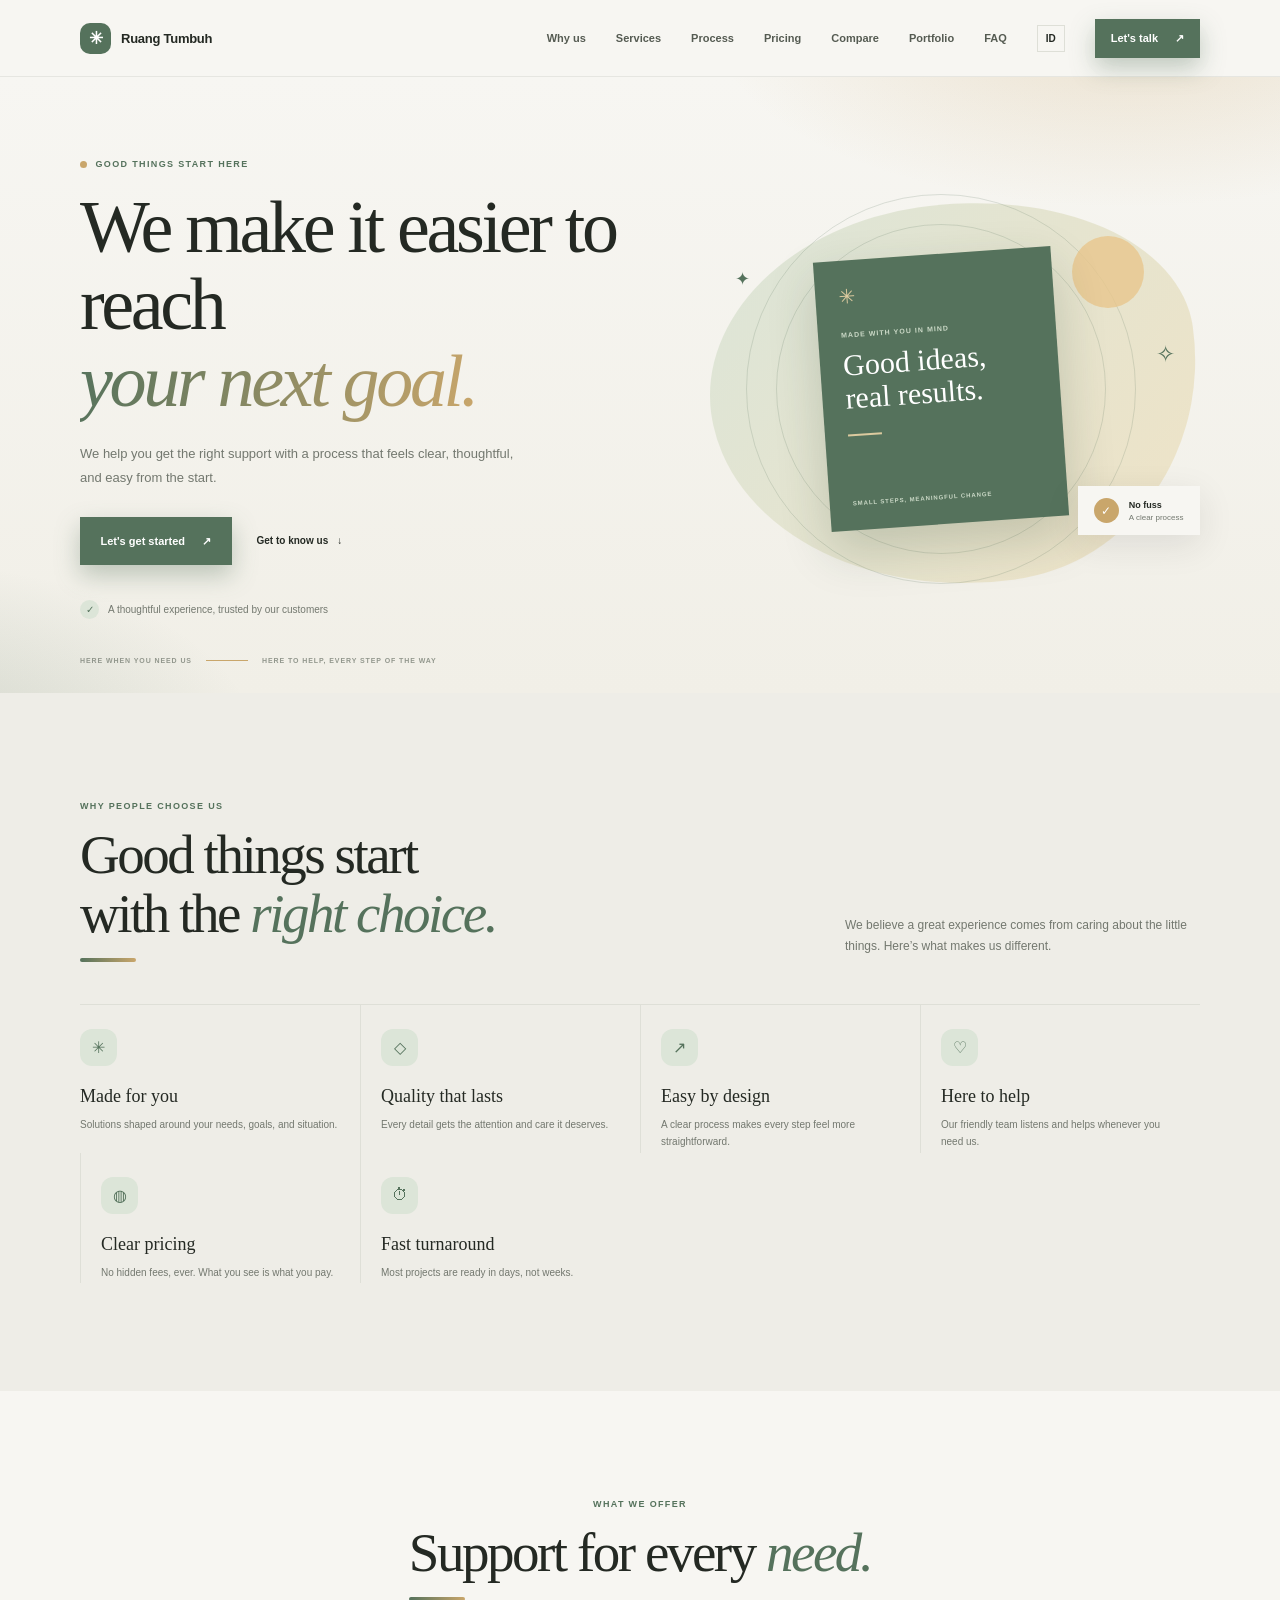
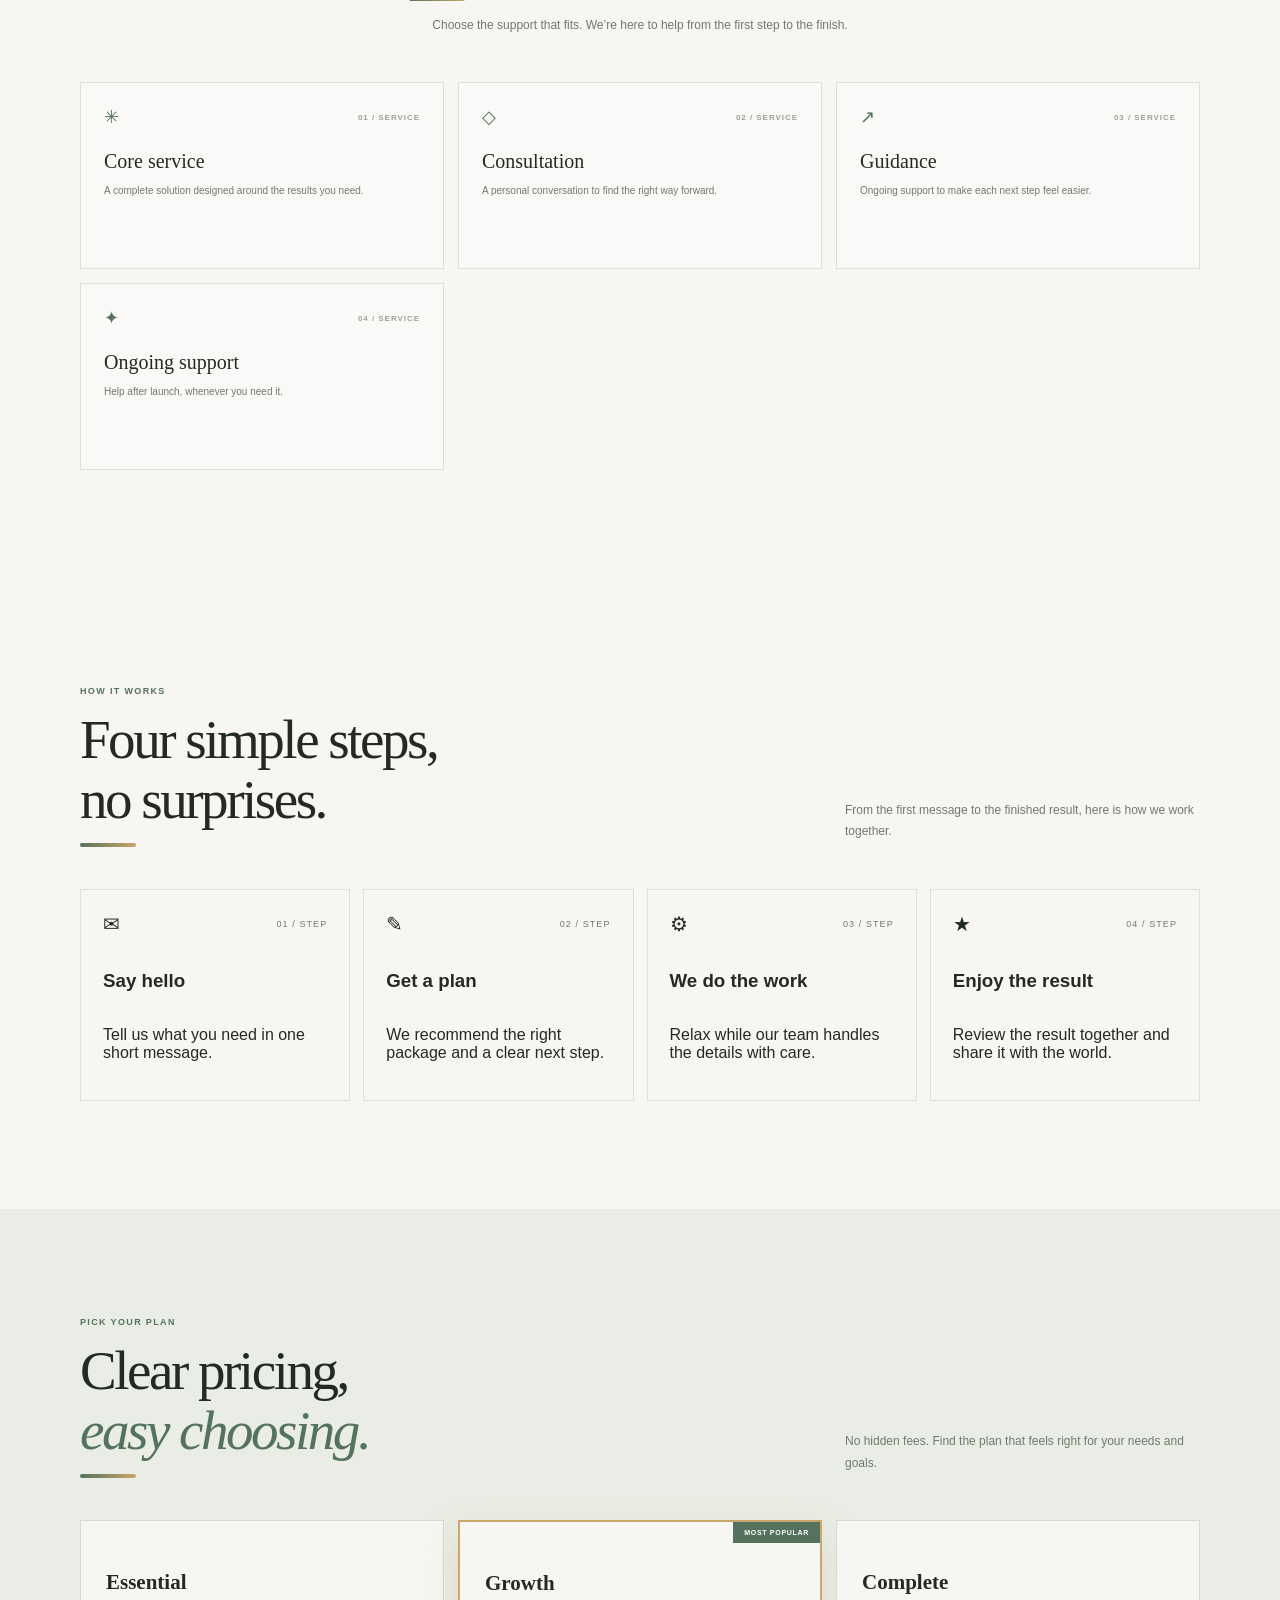
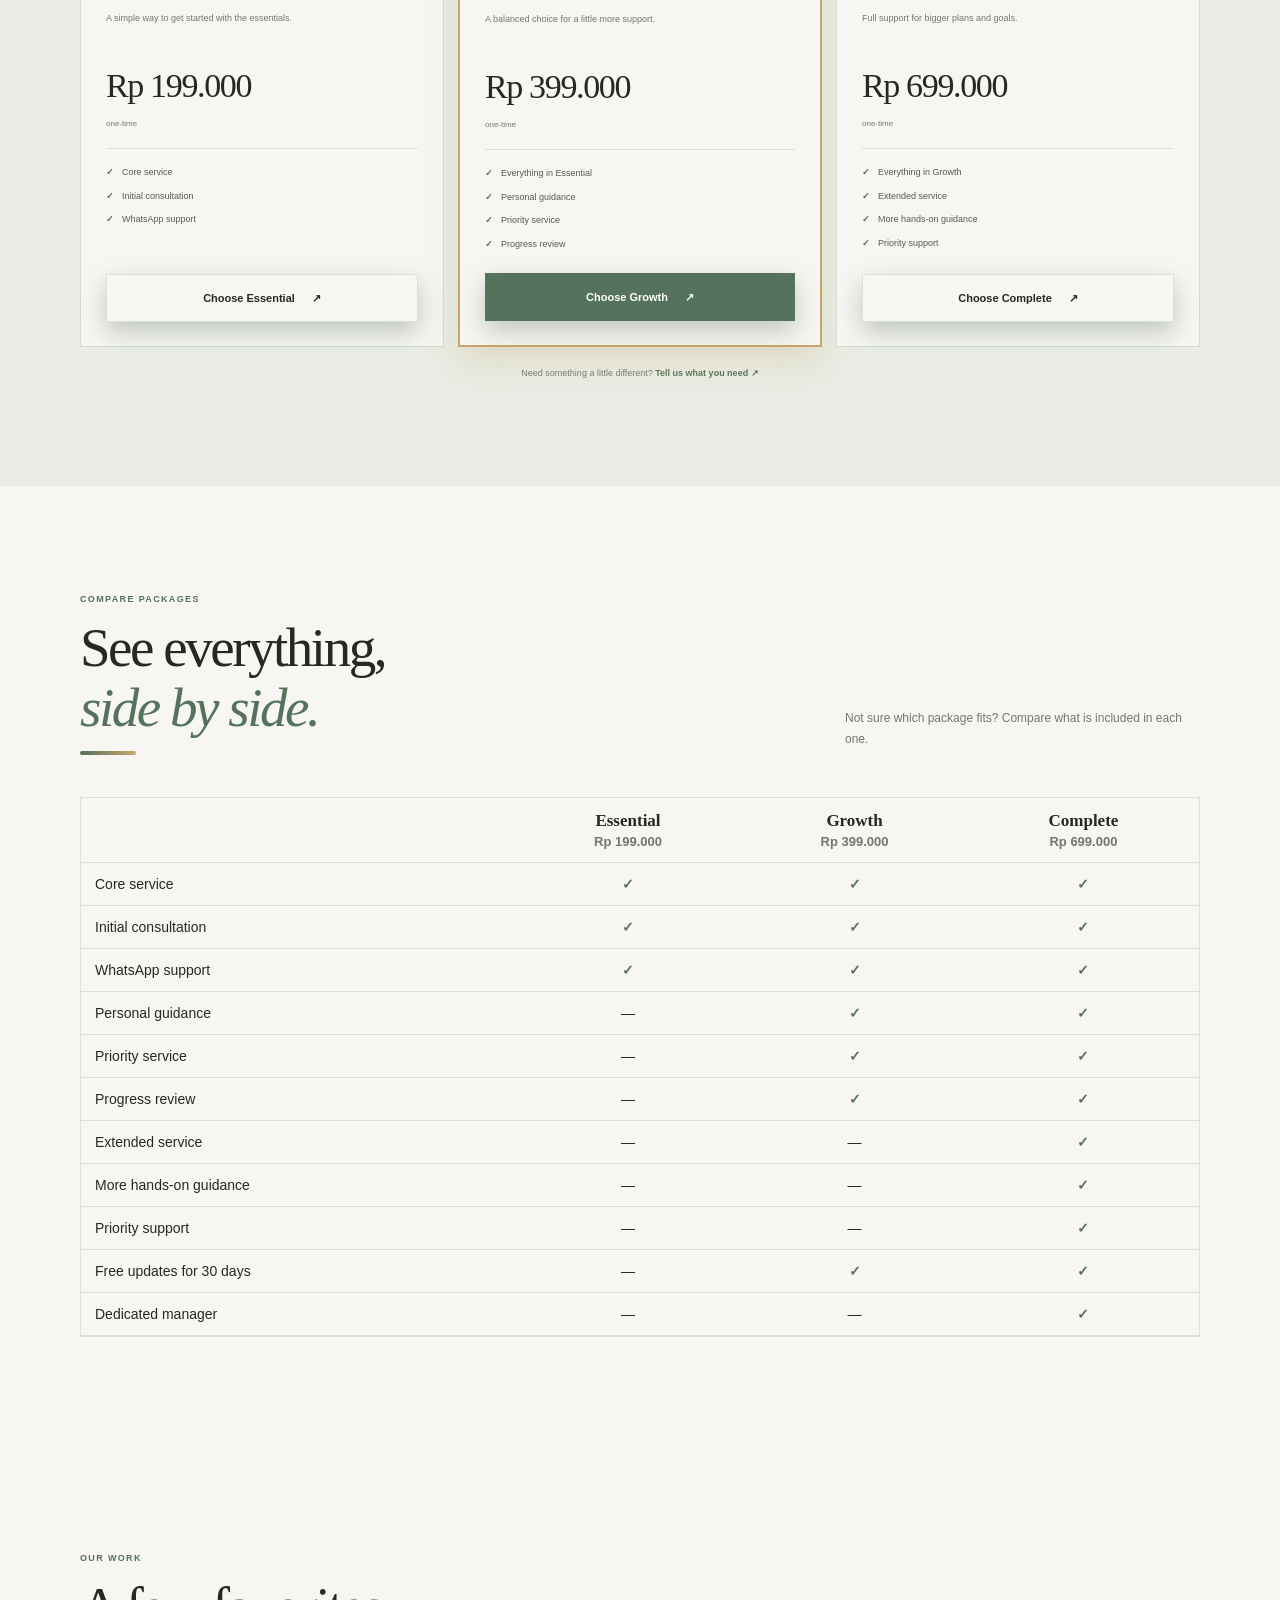
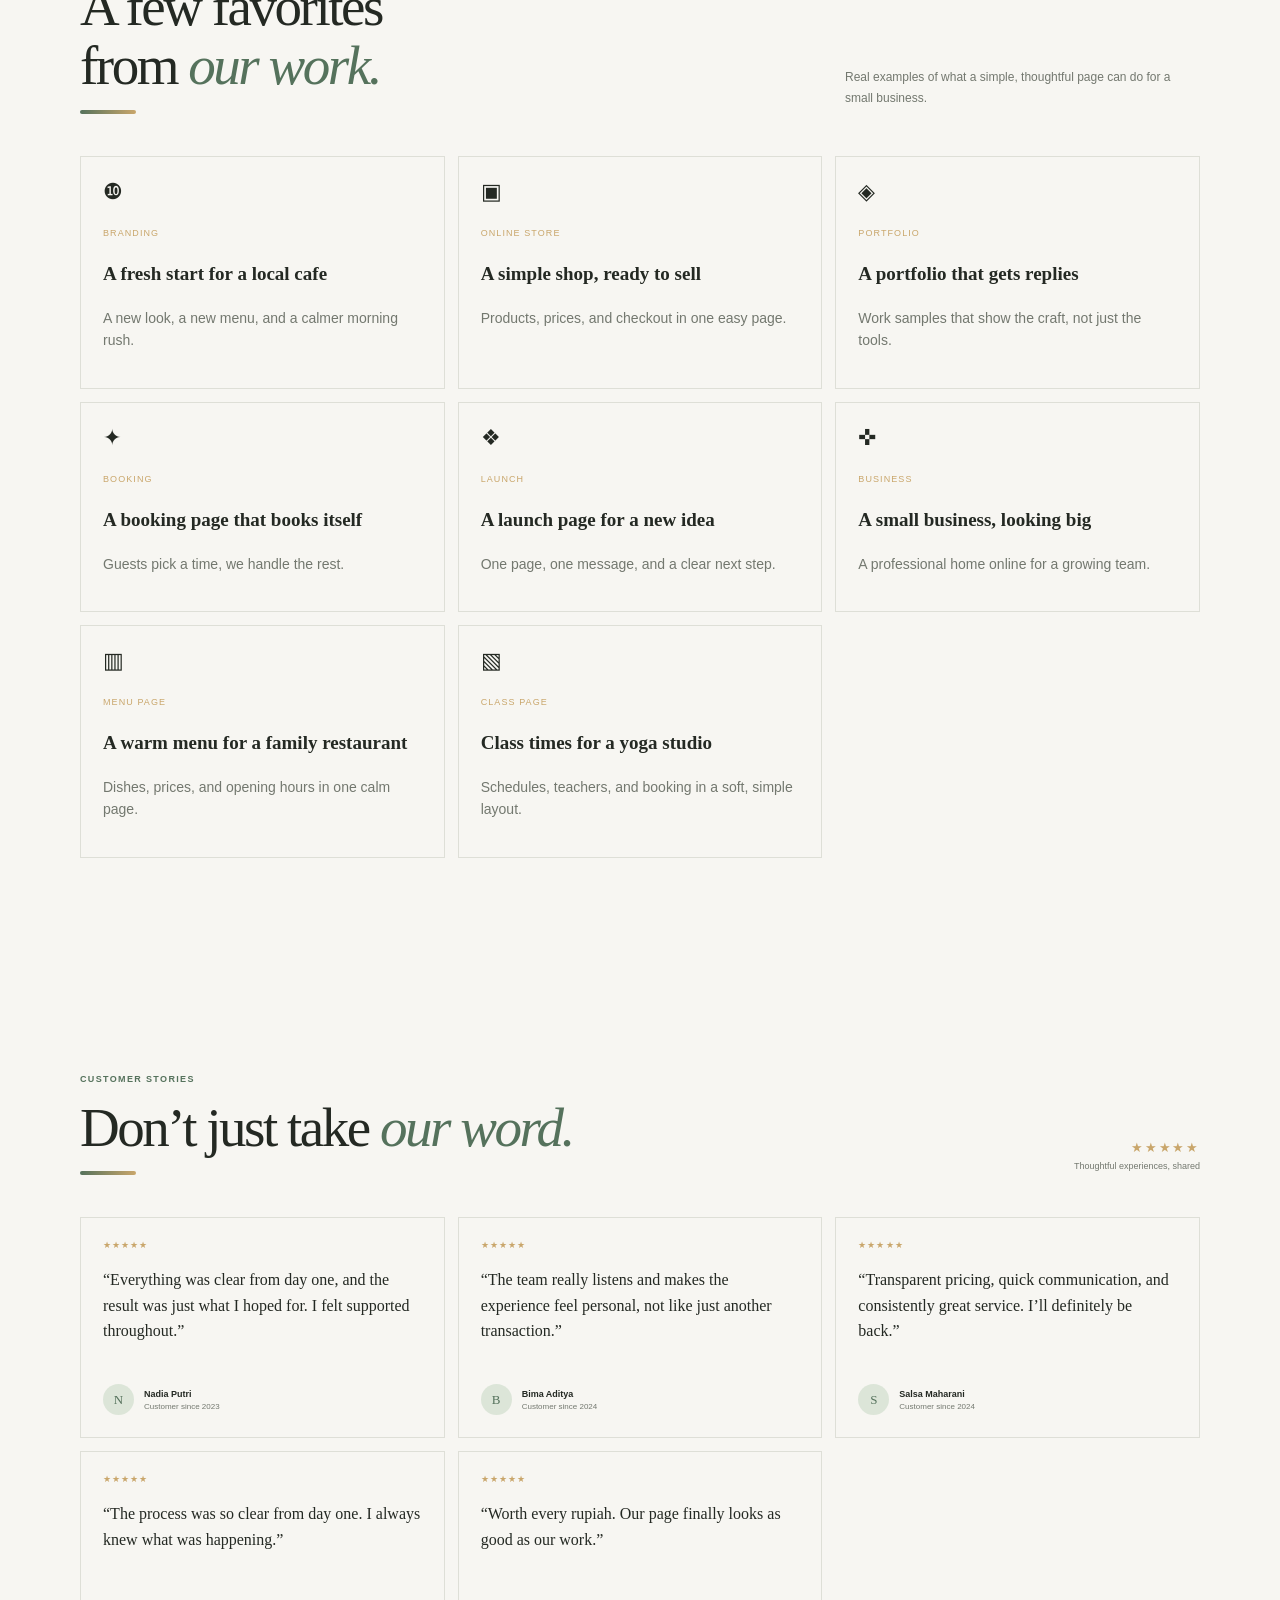
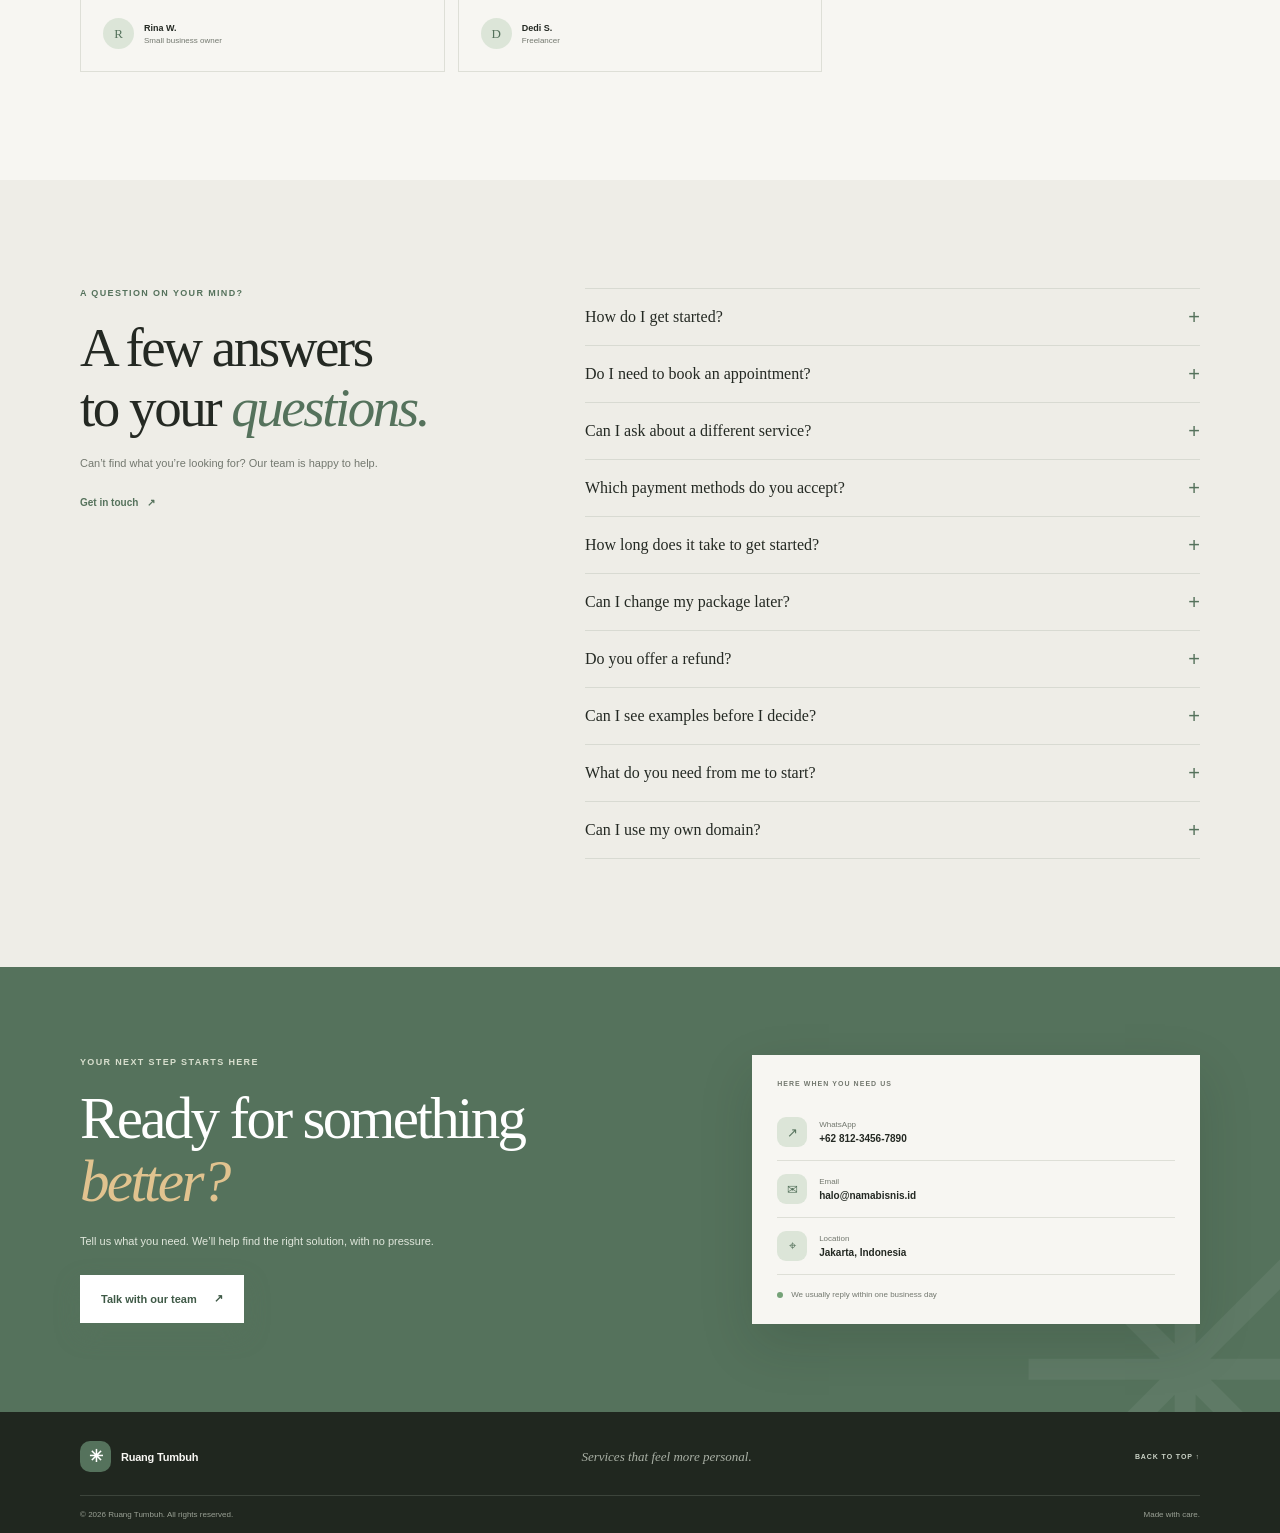
<file: template-landing-page/index.html>
<!doctype html>
<html lang="en">
  <head>
    <meta charset="UTF-8" />
    <meta name="viewport" content="width=device-width, initial-scale=1.0" />
    <meta name="description" content="Thoughtful services, made to fit your business and your needs." />
    <meta name="theme-color" content="#f7f6f2" />
    <title>Ruang Tumbuh — Better, Together</title>
    <link rel="stylesheet" href="style.css" />
    <script src="script.js" defer></script>
  </head>
  <body>
    <header class="site-header">
      <nav class="nav container" aria-label="Main navigation">
        <a class="brand" href="#beranda" aria-label="Ruang Tumbuh home">
          <span class="brand-symbol" aria-hidden="true">✳</span>
          <span data-business="name">Ruang Tumbuh</span>
        </a>
        <button class="menu-toggle" type="button" aria-expanded="false" aria-controls="nav-links" aria-label="Open menu">
          <span></span><span></span><span></span>
        </button>
        <div class="nav-links" id="nav-links">
          <a href="#fitur" data-en="Why us" data-id="Keunggulan">Why us</a>
          <a href="#layanan" data-en="Services" data-id="Layanan">Services</a>
      <a href="#proses" data-en="Process" data-id="Proses">Process</a>
          <a href="#harga" data-en="Pricing" data-id="Harga">Pricing</a>
      <a href="#perbandingan" data-en="Compare" data-id="Bandingkan">Compare</a>
      <a href="#portofolio" data-en="Portfolio" data-id="Portofolio">Portfolio</a>
          <a href="#faq" data-en="FAQ" data-id="FAQ">FAQ</a>
          <button class="language-toggle" id="language-toggle" type="button" aria-label="Switch to Indonesian"><span data-en="ID" data-id="EN">ID</span></button>
          <a class="button button-small" href="#kontak"><span data-en="Let's talk" data-id="Konsultasi">Let's talk</span> <span aria-hidden="true">↗</span></a>
        </div>
      </nav>
    </header>

    <main>
      <section class="hero" id="beranda">
        <div class="container hero-layout">
          <div class="hero-copy">
            <p class="eyebrow"><span class="eyebrow-dot"></span><span id="hero-eyebrow">GOOD THINGS START HERE</span></p>
            <h1 id="hero-title">A little more <em>you.</em></h1>
            <p class="hero-description" id="hero-description">We help you get the right support with a process that feels clear, thoughtful, and easy from the start.</p>
            <div class="hero-actions">
              <a class="button" href="#kontak" id="hero-cta"><span id="hero-cta-label">Let's get started</span> <span aria-hidden="true">↗</span></a>
              <a class="quiet-link" href="#fitur"><span data-en="Get to know us" data-id="Kenali keunggulan kami">Get to know us</span> <span aria-hidden="true">↓</span></a>
            </div>
            <div class="trust-note"><span class="trust-check" aria-hidden="true">✓</span><span id="hero-proof">A thoughtful experience, trusted by our customers</span></div>
          </div>
          <div class="hero-visual" aria-hidden="true">
            <div class="visual-orbit orbit-one"></div>
            <div class="visual-orbit orbit-two"></div>
            <div class="visual-sun"></div>
            <div class="visual-card">
              <span class="visual-card-icon">✳</span>
              <span class="visual-card-label" data-en="MADE WITH YOU IN MIND" data-id="DIBUAT UNTUKMU">MADE WITH YOU IN MIND</span>
              <strong data-en="Good ideas,<br />real results." data-id="Ide baik,<br />hasil nyata.">Good ideas,<br />real results.</strong>
              <span class="visual-card-line"></span>
              <span class="visual-card-foot" data-en="SMALL STEPS, MEANINGFUL CHANGE" data-id="LANGKAH KECIL, DAMPAK BESAR">SMALL STEPS, MEANINGFUL CHANGE</span>
            </div>
            <div class="floating-note"><span class="floating-check">✓</span><span><strong data-en="No fuss" data-id="Tanpa ribet">No fuss</strong><small data-en="A clear process" data-id="Proses yang jelas">A clear process</small></span></div>
            <span class="visual-spark spark-a">✦</span>
            <span class="visual-spark spark-b">✧</span>
          </div>
        </div>
        <div class="hero-bottom container"><span data-en="HERE WHEN YOU NEED US" data-id="LAYANAN YANG BISA KAMU ANDALKAN">HERE WHEN YOU NEED US</span><span class="hero-bottom-line"></span><span id="hero-location">HERE TO HELP, EVERY STEP OF THE WAY</span></div>
      </section>

      <section class="section features-section" id="fitur">
        <div class="container">
          <div class="section-heading">
            <div><p class="eyebrow" data-en="WHY PEOPLE CHOOSE US" data-id="KENAPA MEMILIH KAMI">WHY PEOPLE CHOOSE US</p><h2 data-en="Good things start<br />with the <em>right choice.</em>" data-id="Hal baik dimulai<br />dari <em>pilihan tepat.</em>">Good things start<br />with the <em>right choice.</em></h2></div>
            <p class="section-intro" data-en="We believe a great experience comes from caring about the little things. Here’s what makes us different." data-id="Kami percaya pengalaman terbaik datang dari perhatian pada hal-hal kecil. Inilah yang membuat layanan kami berbeda.">We believe a great experience comes from caring about the little things. Here’s what makes us different.</p>
          </div>
          <div class="feature-grid" id="feature-list"></div>
        </div>
      </section>

      <section class="section services-section" id="layanan">
        <div class="container">
          <div class="section-heading centered-heading">
            <div><p class="eyebrow" data-en="WHAT WE OFFER" data-id="APA YANG KAMI TAWARKAN">WHAT WE OFFER</p><h2 data-en="Support for every <em>need.</em>" data-id="Layanan untuk setiap <em>kebutuhan.</em>">Support for every <em>need.</em></h2></div>
            <p class="section-intro" data-en="Choose the support that fits. We’re here to help from the first step to the finish." data-id="Pilih bantuan yang paling sesuai. Kami siap menemani dari awal hingga selesai.">Choose the support that fits. We’re here to help from the first step to the finish.</p>
          </div>
          <div class="service-grid" id="service-list"></div>
        </div>
      </section>

    <section class="section process-section" id="proses">
      <div class="container">
        <div class="section-heading">
          <div><p class="eyebrow" data-en="HOW IT WORKS" data-id="CARA KERJA">HOW IT WORKS</p><h2 data-en="Four simple steps,<br />no surprises." data-id="Empat langkah sederhana,<br />tanpa kejutan.">Four simple steps,<br />no surprises.</h2></div>
          <p class="section-intro" data-en="From the first message to the finished result, here is how we work together." data-id="Dari pesan pertama sampai hasil akhir, begini cara kami bekerja sama denganmu.">From the first message to the finished result, here is how we work together.</p>
        </div>
        <div class="process-grid" id="process-list"></div>
      </div>
    </section>

      <section class="section pricing-section" id="harga">
        <div class="container">
          <div class="section-heading pricing-heading">
            <div><p class="eyebrow" data-en="PICK YOUR PLAN" data-id="PILIH PAKETMU">PICK YOUR PLAN</p><h2 data-en="Clear pricing,<br /><em>easy choosing.</em>" data-id="Jelas harganya,<br /><em>nyaman pilihnya.</em>">Clear pricing,<br /><em>easy choosing.</em></h2></div>
            <p class="section-intro" data-en="No hidden fees. Find the plan that feels right for your needs and goals." data-id="Tanpa biaya tersembunyi. Pilih paket yang paling pas untuk kebutuhan dan rencanamu.">No hidden fees. Find the plan that feels right for your needs and goals.</p>
          </div>
          <div class="pricing-grid" id="package-list"></div>
          <p class="pricing-note"><span data-en="Need something a little different?" data-id="Butuh sesuatu yang berbeda?">Need something a little different?</span> <a href="#kontak"><span data-en="Tell us what you need" data-id="Ceritakan kebutuhanmu">Tell us what you need</span> <span aria-hidden="true">↗</span></a></p>
        </div>
      </section>

    <section class="section comparison-section" id="perbandingan">
      <div class="container">
        <div class="section-heading">
          <div><p class="eyebrow" data-en="COMPARE PACKAGES" data-id="BANDINGKAN PAKET">COMPARE PACKAGES</p><h2 data-en="See everything,<br /><em>side by side.</em>" data-id="Lihat semuanya,<br /><em>bersebelahan.</em>">See everything,<br /><em>side by side.</em></h2></div>
          <p class="section-intro" data-en="Not sure which package fits? Compare what is included in each one." data-id="Belum yakin paket mana yang cocok? Bandingkan isi setiap paket.">Not sure which package fits? Compare what is included in each one.</p>
        </div>
        <div class="comparison-wrap" id="comparison-table"></div>
      </div>
    </section>

    <section class="section portfolio-section" id="portofolio">
      <div class="container">
        <div class="section-heading">
          <div><p class="eyebrow" data-en="OUR WORK" data-id="KARYA KAMI">OUR WORK</p><h2 data-en="A few favorites<br />from <em>our work.</em>" data-id="Beberapa favorit<br />dari <em>karya kami.</em>">A few favorites<br />from <em>our work.</em></h2></div>
          <p class="section-intro" data-en="Real examples of what a simple, thoughtful page can do for a small business." data-id="Contoh nyata apa yang bisa dilakukan halaman sederhana untuk usaha kecil.">Real examples of what a simple, thoughtful page can do for a small business.</p>
        </div>
        <div class="portfolio-grid" id="portfolio-grid"></div>
      </div>
    </section>

      <section class="section testimonials-section" id="testimoni">
        <div class="container">
          <div class="section-heading">
            <div><p class="eyebrow" data-en="CUSTOMER STORIES" data-id="CERITA PELANGGAN">CUSTOMER STORIES</p><h2 data-en="Don’t just take <em>our word.</em>" data-id="Bukan cuma kata <em>kami.</em>">Don’t just take <em>our word.</em></h2></div>
            <div class="rating"><span aria-label="5 out of 5 stars">★★★★★</span><small data-en="Thoughtful experiences, shared" data-id="Pengalaman yang berarti">Thoughtful experiences, shared</small></div>
          </div>
          <div class="testimonial-grid" id="testimonial-list"></div>
        </div>
      </section>

      <section class="section faq-section" id="faq">
        <div class="container faq-layout">
          <div class="faq-intro">
            <p class="eyebrow" data-en="A QUESTION ON YOUR MIND?" data-id="ADA YANG INGIN DITANYAKAN?">A QUESTION ON YOUR MIND?</p>
            <h2 data-en="A few answers<br />to your <em>questions.</em>" data-id="Jawaban untuk<br />rasa <em>penasaranmu.</em>">A few answers<br />to your <em>questions.</em></h2>
            <p data-en="Can’t find what you’re looking for? Our team is happy to help." data-id="Belum menemukan jawaban yang kamu cari? Tim kami siap membantu.">Can’t find what you’re looking for? Our team is happy to help.</p>
            <a class="quiet-link" id="faq-contact-link" href="#kontak"><span data-en="Get in touch" data-id="Hubungi kami">Get in touch</span> <span aria-hidden="true">↗</span></a>
          </div>
          <div class="faq-list" id="faq-list"></div>
        </div>
      </section>

      <section class="contact-section" id="kontak">
        <div class="container contact-layout">
          <div>
            <p class="eyebrow" data-en="YOUR NEXT STEP STARTS HERE" data-id="LANGKAH BERIKUTNYA DIMULAI DI SINI">YOUR NEXT STEP STARTS HERE</p>
            <h2 data-en="Ready for something<br /><em>better?</em>" data-id="Siap mulai sesuatu<br />yang <em>lebih baik?</em>">Ready for something<br /><em>better?</em></h2>
            <p class="contact-description" data-en="Tell us what you need. We’ll help find the right solution, with no pressure." data-id="Ceritakan kebutuhanmu. Kami akan bantu menemukan solusi yang tepat tanpa komitmen.">Tell us what you need. We’ll help find the right solution, with no pressure.</p>
            <a class="button button-light" id="contact-cta" href="https://wa.me/6281234567890"><span id="contact-cta-label">Talk with our team</span> <span aria-hidden="true">↗</span></a>
          </div>
          <div class="contact-card">
            <span class="contact-card-label" data-en="HERE WHEN YOU NEED US" data-id="KAMI SIAP MEMBANTU">HERE WHEN YOU NEED US</span>
            <a class="contact-method" id="contact-whatsapp" href="https://wa.me/6281234567890"><span class="contact-method-icon" aria-hidden="true">↗</span><span><small data-en="WhatsApp" data-id="WhatsApp">WhatsApp</small><strong id="contact-phone">+62 812-3456-7890</strong></span></a>
            <a class="contact-method" id="contact-email-link" href="mailto:halo@namabisnis.id"><span class="contact-method-icon" aria-hidden="true">✉</span><span><small data-en="Email" data-id="Email">Email</small><strong id="contact-email">halo@namabisnis.id</strong></span></a>
            <div class="contact-method contact-address"><span class="contact-method-icon" aria-hidden="true">⌖</span><span><small data-en="Location" data-id="Lokasi">Location</small><strong id="contact-address">Jakarta, Indonesia</strong></span></div>
            <div class="contact-card-footer"><span class="contact-live-dot"></span> <span data-en="We usually reply within one business day" data-id="Biasanya membalas dalam satu hari kerja">We usually reply within one business day</span></div>
          </div>
        </div>
        <div class="contact-decoration" aria-hidden="true">✳</div>
      </section>
    </main>

    <footer class="site-footer">
      <div class="container footer-main">
        <a class="brand footer-brand" href="#beranda"><span class="brand-symbol" aria-hidden="true">✳</span><span data-business="name">Ruang Tumbuh</span></a>
        <p id="footer-tagline">Services that feel more personal.</p>
        <a class="footer-top" href="#beranda" data-en="BACK TO TOP ↑" data-id="KEMBALI KE ATAS ↑">BACK TO TOP ↑</a>
      </div>
      <div class="container footer-bottom"><span>© <span id="current-year"></span> <span data-business="name">Ruang Tumbuh</span>. <span data-en="All rights reserved." data-id="Hak cipta dilindungi.">All rights reserved.</span></span><span data-en="Made with care." data-id="Dibuat dengan sepenuh hati.">Made with care.</span></div>
    </footer>
  </body>
</html>
</file>
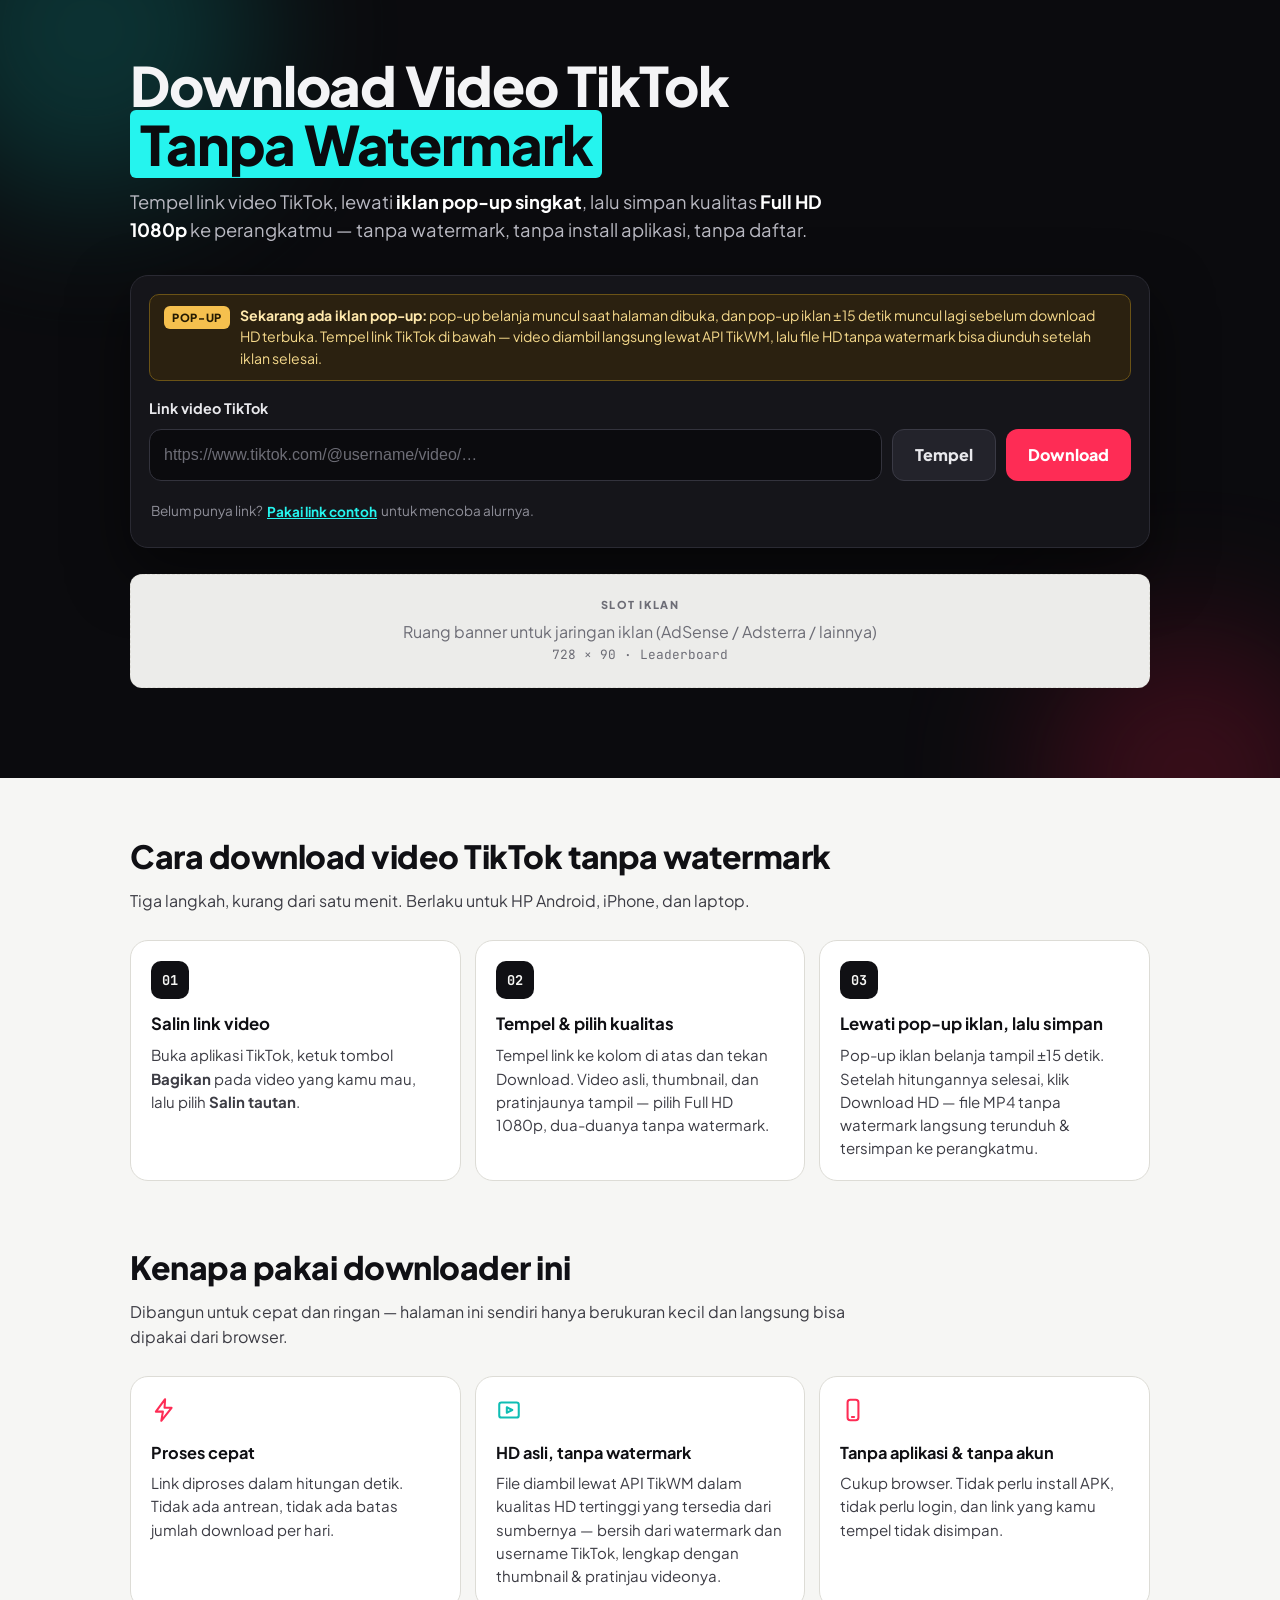
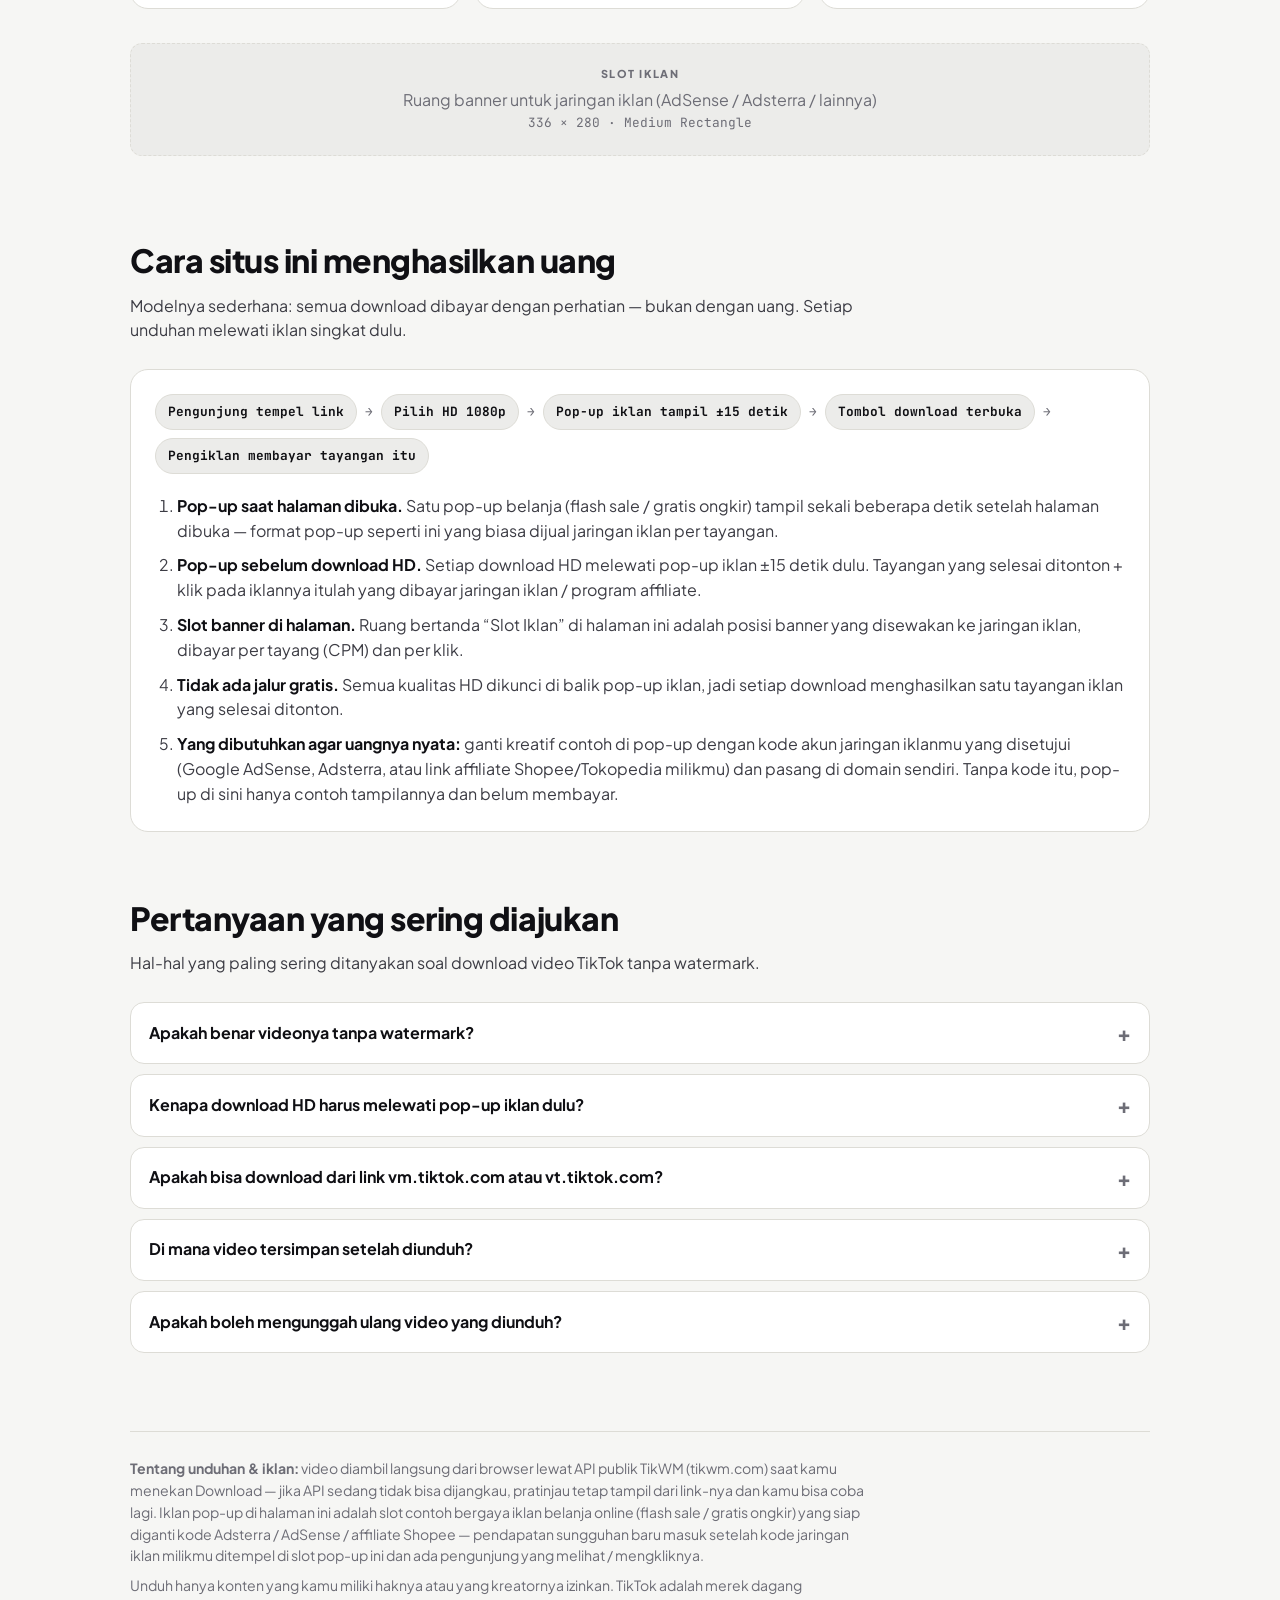
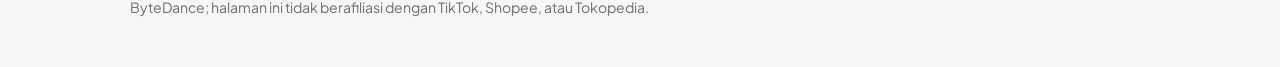
<file: tiktok-downloader/index.html>
<!doctype html>
<html lang="id">
  <head>
    <meta charset="utf-8" />
    <meta name="viewport" content="width=device-width, initial-scale=1, viewport-fit=cover" />
    <meta name="color-scheme" content="light dark" />
    <meta name="description" content="Download video TikTok tanpa watermark dalam kualitas Full HD 1080p. Tempel link, lewati iklan pop-up singkat, lalu unduh file HD-nya." />
    <link rel="icon" href="data:," />
    <title>TikTok Downloader Tanpa Watermark — Download HD 1080p</title>
    <link rel="preconnect" href="https://fonts.googleapis.com" />
    <link rel="preconnect" href="https://fonts.gstatic.com" crossorigin />
    <link href="https://fonts.googleapis.com/css2?family=Plus+Jakarta+Sans:wght@400;500;600;700;800&family=JetBrains+Mono:wght@500;700&display=swap" rel="stylesheet" />
    <style>
      :root {
        --bg: #f6f6f4;
        --bg-raise: #ffffff;
        --bg-sink: #ececea;
        --ink: #101014;
        --ink-2: #3c3c44;
        --ink-3: #6d6d76;
        --line: #dddcd6;
        --cyan: #0fbdb4;
        --cyan-bright: #25f4ee;
        --red: #fe2c55;
        --red-dark: #e02347;
        --gold: #b97e0c;
        --gold-bg: #fdf3dd;
        --ok: #12805c;
        --shadow: 0 18px 44px rgba(16, 16, 20, 0.12);
        --radius: 18px;
      }
      @media (prefers-color-scheme: dark) {
        :root {
          --bg: #0b0b0e;
          --bg-raise: #15151a;
          --bg-sink: #1d1d24;
          --ink: #f4f4f6;
          --ink-2: #c6c6cd;
          --ink-3: #8f8f99;
          --line: #2a2a33;
          --cyan: #25f4ee;
          --gold: #f5c04e;
          --gold-bg: #2b2110;
          --ok: #3ecf9a;
          --shadow: 0 18px 44px rgba(0, 0, 0, 0.55);
        }
      }
      * { box-sizing: border-box; }
      html { scroll-behavior: smooth; }
      body {
        margin: 0;
        background: var(--bg);
        color: var(--ink);
        font-family: "Plus Jakarta Sans", system-ui, -apple-system, "Segoe UI", sans-serif;
        line-height: 1.55;
        -webkit-font-smoothing: antialiased;
      }
      button, [role="button"], select, summary, input:not([type="checkbox"], [type="radio"]) { min-height: 2.25rem; }
      button { font: inherit; cursor: pointer; }
      a { color: inherit; }
      .wrap { max-width: 1060px; margin: 0 auto; padding: 0 20px; }

      /* ---------- Hero / tool ---------- */
      .hero {
        background: #0b0b0e;
        color: #f4f4f6;
        padding: 56px 0 64px;
        position: relative;
        overflow: hidden;
      }
      .hero::before, .hero::after {
        content: "";
        position: absolute;
        border-radius: 50%;
        filter: blur(70px);
        opacity: 0.35;
        pointer-events: none;
      }
      .hero::before { width: 340px; height: 340px; background: #0e7c78; top: -140px; left: -80px; }
      .hero::after { width: 300px; height: 300px; background: #8f1230; bottom: -150px; right: -60px; }
      .hero .wrap { position: relative; z-index: 1; }
      .hero h1 {
        font-size: clamp(2rem, 6vw, 3.4rem);
        line-height: 1.08;
        font-weight: 800;
        letter-spacing: -0.02em;
        margin: 0 0 14px;
        max-width: 16ch;
      }
      .hero h1 .nw {
        color: #0b0b0e;
        background: var(--cyan-bright);
        padding: 0 0.18em;
        border-radius: 6px;
        box-decoration-break: clone;
        -webkit-box-decoration-break: clone;
      }
      .hero p.lede { color: #b9b9c2; font-size: clamp(1rem, 2.4vw, 1.15rem); max-width: 56ch; margin: 0 0 30px; }
      .hero p.lede strong { color: #fff; }

      .tool {
        background: #15151a;
        border: 1px solid #2a2a33;
        border-radius: var(--radius);
        padding: 18px;
        box-shadow: 0 24px 60px rgba(0,0,0,.5);
      }
      .tool label { display: block; font-weight: 700; font-size: 0.9rem; margin-bottom: 10px; color: #e8e8ec; }
      .input-row { display: flex; gap: 10px; flex-wrap: wrap; }
      .input-row input {
        flex: 1 1 260px;
        background: #0b0b0e;
        border: 1.5px solid #33333d;
        border-radius: 12px;
        color: #fff;
        padding: 12px 14px;
        font-size: 1rem;
        min-height: 52px;
        outline: none;
      }
      .input-row input:focus { border-color: var(--cyan-bright); }
      .input-row input::placeholder { color: #6d6d76; }
      .btn {
        border: 0;
        border-radius: 12px;
        font-weight: 800;
        padding: 10px 22px;
        min-height: 52px;
        display: inline-flex;
        align-items: center;
        justify-content: center;
        gap: 8px;
        font-size: 1rem;
        transition: transform .12s ease, background .12s ease, opacity .12s ease;
      }
      .btn:active { transform: scale(.97); }
      .btn-go { background: var(--red); color: #fff; }
      .btn-go:hover { background: var(--red-dark); }
      .btn-ghost { background: #23232b; color: #e8e8ec; border: 1px solid #3a3a45; }
      .btn-ghost:hover { background: #2b2b35; }
      .btn[disabled] { opacity: .55; cursor: wait; }
      .hint { color: #8f8f99; font-size: .85rem; margin: 12px 2px 0; }
      .hint button { background: none; border: 0; color: var(--cyan-bright); font-weight: 700; padding: 4px 2px; min-height: 36px; text-decoration: underline; }
      .demo-banner {
        display: flex; gap: 10px; align-items: flex-start;
        background: #2b2110; border: 1px solid #6b5316; color: #f5d98b;
        border-radius: 10px; padding: 10px 14px; font-size: .88rem; margin-bottom: 16px;
      }
      .demo-banner .tag {
        flex: 0 0 auto; background: #f5c04e; color: #241a02; font-weight: 800; font-size: .7rem;
        letter-spacing: .06em; padding: 3px 8px; border-radius: 6px; margin-top: 1px;
      }
      .demo-banner p { margin: 0; }
      .demo-banner strong { color: #ffe9ad; }
      .error {
        display: none;
        margin-top: 12px;
        background: #3a0f1c;
        border: 1px solid #7c1d38;
        color: #ffb3c2;
        border-radius: 10px;
        padding: 10px 14px;
        font-size: .92rem;
        font-weight: 600;
      }
      .error.show { display: block; }

      .progress { display: none; margin-top: 18px; }
      .progress.show { display: block; }
      .progress .bar { height: 8px; background: #26262e; border-radius: 99px; overflow: hidden; }
      .progress .bar i { display: block; height: 100%; width: 0%; background: var(--cyan-bright); border-radius: 99px; transition: width .3s ease; }
      .progress .step { color: #a7a7b1; font-size: .88rem; margin-top: 8px; font-weight: 600; }

      /* ---------- Result ---------- */
      .result { display: none; margin-top: 20px; background: #101014; border: 1px solid #2a2a33; border-radius: var(--radius); padding: 18px; }
      .result.show { display: block; }
      .result-head { display: flex; gap: 16px; flex-wrap: wrap; }
      .thumb {
        width: 108px; height: 152px; flex: 0 0 auto;
        border-radius: 12px;
        background: #1d1d24;
        border: 1px solid #33333d;
        display: flex; flex-direction: column; align-items: center; justify-content: center; gap: 8px;
        color: #8f8f99; font-size: .72rem; font-weight: 700; text-align: center; padding: 10px;
      }
      .thumb svg { width: 34px; height: 34px; }
      .result-meta { flex: 1 1 220px; min-width: 0; }
      .result-meta .author { font-weight: 800; font-size: 1.05rem; color: #fff; word-break: break-all; }
      .result-meta .desc { color: #a7a7b1; font-size: .92rem; margin: 4px 0 10px; }
      .chips { display: flex; gap: 8px; flex-wrap: wrap; }
      .chip { font-family: "JetBrains Mono", monospace; font-size: .74rem; font-weight: 700; background: #1d1d24; border: 1px solid #33333d; color: #c6c6cd; padding: 4px 10px; border-radius: 99px; }
      .chip.hot { color: #0b0b0e; background: var(--cyan-bright); border-color: var(--cyan-bright); }

      .quality-list { margin-top: 18px; display: grid; gap: 10px; }
      .quality {
        display: flex; align-items: center; gap: 12px; flex-wrap: wrap;
        background: #17171d; border: 1px solid #2c2c36; border-radius: 12px; padding: 12px 14px;
      }
      .quality .q-name { font-weight: 800; color: #fff; font-size: 1rem; }
      .quality .q-sub { color: #8f8f99; font-size: .82rem; font-family: "JetBrains Mono", monospace; }
      .quality .q-info { flex: 1 1 140px; min-width: 0; }
      .badge-ad {
        font-size: .72rem; font-weight: 800; letter-spacing: .04em; text-transform: uppercase;
        padding: 4px 9px; border-radius: 99px; white-space: nowrap;
        background: var(--gold-bg); color: var(--gold); border: 1px solid #6b5316;
      }
      @media (prefers-color-scheme: light) { .badge-ad { border-color: #e3c87e; } }
      .btn-dl { background: var(--cyan-bright); color: #06231f; min-height: 46px; padding: 8px 18px; font-size: .95rem; }
      .btn-dl:hover { background: #5ff7f1; }
      .btn-dl.locked { background: #2b2b35; color: #f5c04e; border: 1px solid #4d3d12; }
      .btn-dl.unlocked { background: var(--red); color: #fff; }
      .demo-note {
        display: none; margin-top: 14px; border-radius: 10px; padding: 12px 14px;
        background: #122b29; border: 1px solid #1d5c54; color: #a9e8e2; font-size: .92rem;
      }
      .demo-note.show { display: block; }
      .demo-note strong { color: #fff; }
      .demo-note .dl-bar { height: 8px; background: #0b2c28; border-radius: 99px; overflow: hidden; margin: 10px 0 4px; }
      .demo-note .dl-bar i { display: block; height: 100%; width: 0%; background: var(--cyan-bright); border-radius: 99px; transition: width .2s ease; }
      .demo-note .dl-pct { font-family: "JetBrains Mono", monospace; font-size: .8rem; color: #a9e8e2; }
      .demo-note a.fallback-link {
        display: inline-flex; align-items: center; justify-content: center; min-height: 46px;
        margin-top: 10px; padding: 10px 18px; border-radius: 10px;
        background: var(--red); color: #fff; font-weight: 800; text-decoration: none;
      }

      /* ---------- Ad slots ---------- */
      .ad-slot {
        border: 1.5px dashed var(--line);
        border-radius: 12px;
        background: var(--bg-sink);
        color: var(--ink-3);
        text-align: center;
        padding: 22px 16px;
        margin: 26px 0;
      }
      .ad-slot .ad-tag { font-size: .68rem; font-weight: 800; letter-spacing: .14em; text-transform: uppercase; display: block; margin-bottom: 6px; }
      .ad-slot .ad-size { font-family: "JetBrains Mono", monospace; font-size: .8rem; }

      /* ---------- Sections ---------- */
      section.block { padding: 54px 0 8px; }
      section.block h2 { font-size: clamp(1.5rem, 4vw, 2rem); font-weight: 800; letter-spacing: -0.015em; margin: 0 0 8px; }
      section.block .sub { color: var(--ink-2); max-width: 62ch; margin: 0 0 26px; }
      .steps { display: grid; grid-template-columns: repeat(auto-fit, minmax(230px, 1fr)); gap: 14px; }
      .step-card { background: var(--bg-raise); border: 1px solid var(--line); border-radius: var(--radius); padding: 20px; }
      .step-card .num {
        font-family: "JetBrains Mono", monospace; font-weight: 700; font-size: .85rem;
        width: 38px; height: 38px; border-radius: 10px; display: flex; align-items: center; justify-content: center;
        background: var(--ink); color: var(--bg); margin-bottom: 12px;
      }
      .step-card h3 { margin: 0 0 6px; font-size: 1.05rem; }
      .step-card p { margin: 0; color: var(--ink-2); font-size: .94rem; }

      .feat { display: grid; grid-template-columns: repeat(auto-fit, minmax(230px, 1fr)); gap: 14px; }
      .feat-card { background: var(--bg-raise); border: 1px solid var(--line); border-radius: var(--radius); padding: 20px; }
      .feat-card svg { width: 26px; height: 26px; margin-bottom: 10px; }
      .feat-card h3 { margin: 0 0 6px; font-size: 1.02rem; }
      .feat-card p { margin: 0; color: var(--ink-2); font-size: .94rem; }

      .money { background: var(--bg-raise); border: 1px solid var(--line); border-radius: var(--radius); padding: 24px; }
      .money ol { margin: 0; padding-left: 22px; display: grid; gap: 10px; color: var(--ink-2); }
      .money ol strong { color: var(--ink); }
      .money .flow {
        display: flex; flex-wrap: wrap; gap: 8px; align-items: center; margin-bottom: 20px;
        font-family: "JetBrains Mono", monospace; font-size: .8rem; font-weight: 700;
      }
      .money .flow span { background: var(--bg-sink); border: 1px solid var(--line); padding: 7px 12px; border-radius: 99px; }
      .money .flow b { color: var(--ink-3); }

      details.faq { background: var(--bg-raise); border: 1px solid var(--line); border-radius: 14px; margin-bottom: 10px; }
      details.faq summary { font-weight: 700; padding: 14px 18px; cursor: pointer; list-style: none; display: flex; justify-content: space-between; gap: 12px; align-items: center; }
      details.faq summary::-webkit-details-marker { display: none; }
      details.faq summary::after { content: "+"; font-size: 1.3rem; font-weight: 800; color: var(--ink-3); }
      details.faq[open ] summary::after { content: "–"; }
      details.faq .a { padding: 0 18px 16px; color: var(--ink-2); font-size: .95rem; }
      details.faq .a p { margin: 0; }

      footer { margin-top: 60px; border-top: 1px solid var(--line); padding: 26px 0 40px; color: var(--ink-3); font-size: .88rem; }
      footer p { margin: 0 0 8px; max-width: 75ch; }

      /* ---------- Ad modal ---------- */
      .overlay {
        display: none; position: fixed; inset: 0; z-index: 50;
        background: rgba(5, 5, 8, .78); backdrop-filter: blur(4px);
        align-items: center; justify-content: center; padding: 18px;
      }
      .overlay.show { display: flex; }
      .modal {
        background: var(--bg-raise); color: var(--ink);
        width: 100%; max-width: 460px; border-radius: 20px; padding: 22px;
        box-shadow: var(--shadow); max-height: 92vh; overflow: auto;
      }
      .modal .m-tag { font-size: .68rem; font-weight: 800; letter-spacing: .14em; text-transform: uppercase; color: var(--ink-3); display: flex; justify-content: space-between; align-items: center; }
      .modal .m-close { background: var(--bg-sink); border: 1px solid var(--line); width: 38px; height: 38px; border-radius: 10px; font-size: 1.05rem; line-height: 1; color: var(--ink-2); }
      .ad-creative {
        margin: 14px 0; border-radius: 14px; padding: 22px; text-align: center;
        background: #0b0b0e; color: #f4f4f6; border: 1px solid #2a2a33;
      }
      .ad-creative .brand { font-weight: 800; font-size: 1.35rem; letter-spacing: -0.01em; }
      .ad-creative .brand em { font-style: normal; color: var(--cyan-bright); }
      .ad-creative p { color: #b9b9c2; font-size: .92rem; margin: 8px 0 14px; }
      .ad-creative a {
        display: inline-block; background: var(--red); color: #fff; font-weight: 800;
        padding: 10px 20px; border-radius: 10px; text-decoration: none; min-height: 44px; line-height: 24px;
      }
      .ad-timer { text-align: center; }
      .ad-timer .count { font-family: "JetBrains Mono", monospace; font-size: 2rem; font-weight: 700; }
      .ad-timer p { color: var(--ink-2); font-size: .9rem; margin: 2px 0 12px; }
      .ad-timer .bar { height: 8px; background: var(--bg-sink); border-radius: 99px; overflow: hidden; margin-bottom: 16px; }
      .ad-timer .bar i { display: block; height: 100%; width: 0%; background: var(--red); transition: width 1s linear; }
      .btn-unlock { width: 100%; background: var(--ink); color: var(--bg); min-height: 52px; }
      .btn-unlock[disabled] { opacity: .45; cursor: not-allowed; }
      .skip-note { text-align: center; color: var(--ink-3); font-size: .8rem; margin-top: 10px; }

      /* ---------- Pop-up ads (entry + gate) ---------- */
      .thumb { overflow: hidden; position: relative; padding: 0; }
      .thumb img.cover { position: absolute; inset: 0; width: 100%; height: 100%; object-fit: cover; display: none; }
      .thumb.has-cover img.cover { display: block; }
      .thumb.has-cover .thumb-fallback { display: none; }
      .thumb .thumb-label { position: absolute; left: 0; right: 0; bottom: 0; background: rgba(0,0,0,.72); color: #fff; font-size: .68rem; padding: 5px 6px; display: none; }
      .thumb.has-cover .thumb-label { display: block; }
      .video-preview { display: none; margin-top: 14px; border-radius: 12px; overflow: hidden; background: #000; border: 1px solid #2c2c36; }
      .video-preview.show { display: block; }
      .video-preview video { width: 100%; max-height: 420px; display: block; background: #000; }
      .video-preview .vp-bar { display: flex; justify-content: space-between; gap: 10px; flex-wrap: wrap; padding: 10px 12px; background: #17171d; color: #c6c6cd; font-size: .82rem; font-weight: 700; }
      .popup-creative { border-radius: 14px; overflow: hidden; text-align: left; margin: 14px 0; border: 1px solid #2a2a33; }
      .popup-creative .pc-body { padding: 20px; }
      .popup-creative .pc-kicker { font-size: .68rem; font-weight: 800; letter-spacing: .14em; text-transform: uppercase; opacity: .9; }
      .popup-creative .pc-title { font-weight: 800; font-size: 1.55rem; line-height: 1.05; margin: 6px 0 8px; letter-spacing: -.02em; }
      .popup-creative .pc-desc { font-size: .92rem; margin: 0 0 14px; opacity: .92; }
      .popup-creative .pc-cta { display: inline-flex; align-items: center; justify-content: center; min-height: 46px; padding: 10px 18px; border-radius: 10px; font-weight: 800; text-decoration: none; background: #fff; color: #111; }
      .popup-creative.shop { background: #ee4d2d; color: #fff; }
      .popup-creative.shop .pc-cta { color: #ee4d2d; }
      .popup-creative.market { background: #03ac0e; color: #fff; }
      .popup-creative.market .pc-cta { color: #027a0a; }
      .popup-creative.studio { background: #0b0b0e; color: #f4f4f6; text-align: center; }
      .popup-creative.studio .pc-cta { background: var(--red); color: #fff; }
      .popup-creative.studio .pc-cta em, .popup-creative .pc-title em { font-style: normal; color: var(--cyan-bright); }
      .popup-modal { animation: popIn .22s ease; }
      @keyframes popIn { from { transform: scale(.96) translateY(8px); opacity: 0; } to { transform: scale(1) translateY(0); opacity: 1; } }
      .btn-popup-close[disabled] { opacity: .45; cursor: not-allowed; }
      .source-note { margin-top: 10px; color: #8f8f99; font-size: .8rem; }
      .source-note a { color: var(--cyan-bright); font-weight: 700; }

      .toast {
        position: fixed; left: 50%; bottom: 22px; transform: translateX(-50%) translateY(20px);
        background: var(--ink); color: var(--bg); font-weight: 700; font-size: .92rem;
        padding: 12px 20px; border-radius: 99px; opacity: 0; pointer-events: none;
        transition: opacity .25s ease, transform .25s ease; z-index: 60; max-width: 92vw; text-align: center;
        box-shadow: var(--shadow);
      }
      .toast.show { opacity: 1; transform: translateX(-50%) translateY(0); }

      @media (max-width: 560px) {
        .hero { padding: 40px 0 48px; }
        .btn-go { flex: 1 1 100%; }
        .quality .btn-dl { flex: 1 1 100%; }
      }
      @media (prefers-reduced-motion: reduce) {
        html { scroll-behavior: auto; }
        * { transition: none !important; }
      }
    </style>
  </head>
  <body>
    <header class="hero">
      <div class="wrap">
        <h1>Download Video TikTok <span class="nw">Tanpa Watermark</span></h1>
        <p class="lede">Tempel link video TikTok, lewati <strong>iklan pop-up singkat</strong>, lalu simpan kualitas <strong>Full HD 1080p</strong> ke perangkatmu — tanpa watermark, tanpa install aplikasi, tanpa daftar.</p>

        <div class="tool">
          <div class="demo-banner" role="note">
            <span class="tag">POP-UP</span>
            <p><strong>Sekarang ada iklan pop-up:</strong> pop-up belanja muncul saat halaman dibuka, dan pop-up iklan ±15 detik muncul lagi sebelum download HD terbuka. Tempel link TikTok di bawah — video diambil langsung lewat API TikWM, lalu file HD tanpa watermark bisa diunduh setelah iklan selesai.</p>
          </div>
          <form id="fetchForm" novalidate>
            <label for="urlInput">Link video TikTok</label>
            <div class="input-row">
              <input id="urlInput" type="url" inputmode="url" autocomplete="off" spellcheck="false"
                placeholder="https://www.tiktok.com/@username/video/…" />
              <button type="button" class="btn btn-ghost" id="pasteBtn">Tempel</button>
              <button type="submit" class="btn btn-go" id="fetchBtn">Download</button>
            </div>
            <p class="hint">Belum punya link? <button type="button" id="sampleBtn">Pakai link contoh</button> untuk mencoba alurnya.</p>
            <div class="error" id="errorBox" role="alert"></div>
          </form>

          <div class="progress" id="progressBox" aria-live="polite">
            <div class="bar"><i id="progressBar"></i></div>
            <div class="step" id="progressStep">Menghubungi server…</div>
          </div>

          <div class="result" id="resultBox">
            <div class="result-head">
              <div class="thumb" id="thumbBox">
                <img class="cover" id="resCover" alt="Thumbnail video TikTok yang ditemukan" />
                <span class="thumb-fallback">
                  <svg viewBox="0 0 24 24" fill="none" width="34" height="34"><path d="M9 18.5a3.5 3.5 0 1 1-2-3.16V6.1A6.5 6.5 0 0 0 19 8.6" stroke="#25f4ee" stroke-width="1.8" stroke-linecap="round"/><path d="M14 3v10.5" stroke="#fe2c55" stroke-width="1.8" stroke-linecap="round"/><circle cx="14" cy="17" r="3.5" stroke="#f4f4f6" stroke-width="1.8"/></svg>
                  <span style="display:block;margin-top:8px">Pratinjau video</span>
                </span>
                <span class="thumb-label">Thumbnail asli</span>
              </div>
              <div class="result-meta">
                <div class="author" id="resAuthor">@pengguna</div>
                <p class="desc" id="resDesc">Video ditemukan. Pilih kualitas di bawah ini — semua kualitas terbuka setelah iklan pop-up singkat.</p>
                <div class="chips">
                  <span class="chip hot">TANPA WATERMARK</span>
                  <span class="chip" id="resId">ID —</span>
                  <span class="chip" id="resDur">MP4</span>
                </div>
                <p class="source-note" id="sourceNote">Sumber video diambil saat kamu menekan Download, lewat API publik TikWM.</p>
              </div>
            </div>

            <div class="video-preview" id="videoPreview">
              <video id="previewVideo" controls playsinline preload="metadata"></video>
              <div class="vp-bar"><span>Pratinjau tanpa watermark</span><span>Download HD di bawah ↓ · atau tekan lama video ini → Simpan Video</span></div>
            </div>

            <div class="quality-list" id="qualityList">
              <div class="quality">
                <div class="q-info">
                  <div class="q-name">Full HD 1080p</div>
                  <div class="q-sub" id="qSubHd">MP4 · tanpa watermark · file HD dari TikWM (hdplay)</div>
                </div>
                <span class="badge-ad">Pop-up iklan</span>
                <button type="button" class="btn btn-dl locked" data-quality="Full HD 1080p" data-kind="hd" data-locked="1">Lihat Pop-up, Lalu Download HD</button>
              </div>
              <div class="quality">
                <div class="q-info">
                  <div class="q-name">HD 720p / Kualitas Terbaik Tersedia</div>
                  <div class="q-sub" id="qSubSd">MP4 · tanpa watermark · file asli tertinggi dari sumbernya</div>
                </div>
                <span class="badge-ad">Pop-up iklan</span>
                <button type="button" class="btn btn-dl locked" data-quality="HD Terbaik" data-kind="sd" data-locked="1">Lihat Pop-up, Lalu Download HD</button>
              </div>
            </div>

            <div class="demo-note" id="demoNote" role="status"></div>
          </div>
        </div>

        <div class="ad-slot" aria-hidden="true">
          <span class="ad-tag">Slot Iklan</span>
          Ruang banner untuk jaringan iklan (AdSense / Adsterra / lainnya)
          <div class="ad-size">728 × 90 · Leaderboard</div>
        </div>
      </div>
    </header>

    <main class="wrap">
      <section class="block" id="cara">
        <h2>Cara download video TikTok tanpa watermark</h2>
        <p class="sub">Tiga langkah, kurang dari satu menit. Berlaku untuk HP Android, iPhone, dan laptop.</p>
        <div class="steps">
          <div class="step-card">
            <div class="num">01</div>
            <h3>Salin link video</h3>
            <p>Buka aplikasi TikTok, ketuk tombol <strong>Bagikan</strong> pada video yang kamu mau, lalu pilih <strong>Salin tautan</strong>.</p>
          </div>
          <div class="step-card">
            <div class="num">02</div>
            <h3>Tempel &amp; pilih kualitas</h3>
            <p>Tempel link ke kolom di atas dan tekan Download. Video asli, thumbnail, dan pratinjaunya tampil — pilih Full HD 1080p, dua-duanya tanpa watermark.</p>
          </div>
          <div class="step-card">
            <div class="num">03</div>
            <h3>Lewati pop-up iklan, lalu simpan</h3>
            <p>Pop-up iklan belanja tampil ±15 detik. Setelah hitungannya selesai, klik Download HD — file MP4 tanpa watermark langsung terunduh &amp; tersimpan ke perangkatmu.</p>
          </div>
        </div>
      </section>

      <section class="block" id="fitur">
        <h2>Kenapa pakai downloader ini</h2>
        <p class="sub">Dibangun untuk cepat dan ringan — halaman ini sendiri hanya berukuran kecil dan langsung bisa dipakai dari browser.</p>
        <div class="feat">
          <div class="feat-card">
            <svg viewBox="0 0 24 24" fill="none" stroke="#fe2c55" stroke-width="1.9" stroke-linecap="round" stroke-linejoin="round"><path d="M13 2 4.5 13.5H11L9.5 22 19 10h-6.5L13 2Z"/></svg>
            <h3>Proses cepat</h3>
            <p>Link diproses dalam hitungan detik. Tidak ada antrean, tidak ada batas jumlah download per hari.</p>
          </div>
          <div class="feat-card">
            <svg viewBox="0 0 24 24" fill="none" stroke="#0fbdb4" stroke-width="1.9" stroke-linecap="round" stroke-linejoin="round"><rect x="3" y="5" width="18" height="14" rx="2"/><path d="m10 9.5 5 2.5-5 2.5v-5Z"/></svg>
            <h3>HD asli, tanpa watermark</h3>
            <p>File diambil lewat API TikWM dalam kualitas HD tertinggi yang tersedia dari sumbernya — bersih dari watermark dan username TikTok, lengkap dengan thumbnail &amp; pratinjau videonya.</p>
          </div>
          <div class="feat-card">
            <svg viewBox="0 0 24 24" fill="none" stroke="#fe2c55" stroke-width="1.9" stroke-linecap="round" stroke-linejoin="round"><rect x="7" y="2.5" width="10" height="19" rx="2.5"/><path d="M11 18.5h2"/></svg>
            <h3>Tanpa aplikasi &amp; tanpa akun</h3>
            <p>Cukup browser. Tidak perlu install APK, tidak perlu login, dan link yang kamu tempel tidak disimpan.</p>
          </div>
        </div>
      </section>

      <div class="ad-slot" aria-hidden="true">
        <span class="ad-tag">Slot Iklan</span>
        Ruang banner untuk jaringan iklan (AdSense / Adsterra / lainnya)
        <div class="ad-size">336 × 280 · Medium Rectangle</div>
      </div>

      <section class="block" id="monetisasi">
        <h2>Cara situs ini menghasilkan uang</h2>
        <p class="sub">Modelnya sederhana: semua download dibayar dengan perhatian — bukan dengan uang. Setiap unduhan melewati iklan singkat dulu.</p>
        <div class="money">
          <div class="flow">
            <span>Pengunjung tempel link</span><b>→</b>
            <span>Pilih HD 1080p</span><b>→</b>
            <span>Pop-up iklan tampil ±15 detik</span><b>→</b>
            <span>Tombol download terbuka</span><b>→</b>
            <span>Pengiklan membayar tayangan itu</span>
          </div>
          <ol>
            <li><strong>Pop-up saat halaman dibuka.</strong> Satu pop-up belanja (flash sale / gratis ongkir) tampil sekali beberapa detik setelah halaman dibuka — format pop-up seperti ini yang biasa dijual jaringan iklan per tayangan.</li>
            <li><strong>Pop-up sebelum download HD.</strong> Setiap download HD melewati pop-up iklan ±15 detik dulu. Tayangan yang selesai ditonton + klik pada iklannya itulah yang dibayar jaringan iklan / program affiliate.</li>
            <li><strong>Slot banner di halaman.</strong> Ruang bertanda “Slot Iklan” di halaman ini adalah posisi banner yang disewakan ke jaringan iklan, dibayar per tayang (CPM) dan per klik.</li>
            <li><strong>Tidak ada jalur gratis.</strong> Semua kualitas HD dikunci di balik pop-up iklan, jadi setiap download menghasilkan satu tayangan iklan yang selesai ditonton.</li>
            <li><strong>Yang dibutuhkan agar uangnya nyata:</strong> ganti kreatif contoh di pop-up dengan kode akun jaringan iklanmu yang disetujui (Google AdSense, Adsterra, atau link affiliate Shopee/Tokopedia milikmu) dan pasang di domain sendiri. Tanpa kode itu, pop-up di sini hanya contoh tampilannya dan belum membayar.</li>
          </ol>
        </div>
      </section>

      <section class="block" id="faq">
        <h2>Pertanyaan yang sering diajukan</h2>
        <p class="sub">Hal-hal yang paling sering ditanyakan soal download video TikTok tanpa watermark.</p>
        <details class="faq">
          <summary>Apakah benar videonya tanpa watermark?</summary>
          <div class="a"><p>Ya. File yang diunduh adalah video asli dari server TikTok sebelum watermark ditempel, jadi tidak ada logo TikTok maupun nama pengguna yang menempel di video.</p></div>
        </details>
        <details class="faq">
          <summary>Kenapa download HD harus melewati pop-up iklan dulu?</summary>
          <div class="a"><p>Karena memproses dan mengirim video resolusi tinggi memakan bandwidth paling besar. Iklan singkat ±15 detik menutup biaya itu, sehingga kamu tidak perlu berlangganan berbayar untuk mengunduh.</p></div>
        </details>
        <details class="faq">
          <summary>Apakah bisa download dari link vm.tiktok.com atau vt.tiktok.com?</summary>
          <div class="a"><p>Bisa. Link pendek dari tombol Bagikan (vm.tiktok.com / vt.tiktok.com) maupun link panjang dari browser sama-sama diterima — cukup tempel apa adanya.</p></div>
        </details>
        <details class="faq">
          <summary>Di mana video tersimpan setelah diunduh?</summary>
          <div class="a"><p>Di folder Unduhan/Download perangkatmu. Di iPhone, cek aplikasi Files &gt; Unduhan; di Android, cek galeri atau File Manager &gt; Download.</p></div>
        </details>
        <details class="faq">
          <summary>Apakah boleh mengunggah ulang video yang diunduh?</summary>
          <div class="a"><p>Video tetap milik kreatornya. Unduh untuk ditonton pribadi tidak masalah, tetapi mengunggah ulang atau memakainya secara komersial tanpa izin kreator bisa melanggar hak cipta dan ketentuan TikTok.</p></div>
        </details>
      </section>

      <footer>
        <p><strong>Tentang unduhan &amp; iklan:</strong> video diambil langsung dari browser lewat API publik TikWM (tikwm.com) saat kamu menekan Download — jika API sedang tidak bisa dijangkau, pratinjau tetap tampil dari link-nya dan kamu bisa coba lagi. Iklan pop-up di halaman ini adalah slot contoh bergaya iklan belanja online (flash sale / gratis ongkir) yang siap diganti kode Adsterra / AdSense / affiliate Shopee — pendapatan sungguhan baru masuk setelah kode jaringan iklan milikmu ditempel di slot pop-up ini dan ada pengunjung yang melihat / mengkliknya.</p>
        <p>Unduh hanya konten yang kamu miliki haknya atau yang kreatornya izinkan. TikTok adalah merek dagang ByteDance; halaman ini tidak berafiliasi dengan TikTok, Shopee, atau Tokopedia.</p>
      </footer>
    </main>

    <!-- Entry pop-up ad: muncul sekali beberapa detik setelah halaman dibuka -->
    <div class="overlay" id="popupOverlay" role="dialog" aria-modal="true" aria-labelledby="popupTitle">
      <div class="modal popup-modal">
        <div class="m-tag">
          <span>Iklan Pop-up · Sponsored</span>
          <button type="button" class="m-close" id="popupClose" aria-label="Tutup pop-up iklan">✕</button>
        </div>
        <div class="popup-creative shop">
          <div class="pc-body">
            <div class="pc-kicker">Flash Sale Hari Ini</div>
            <div class="pc-title" id="popupTitle">Diskon s/d 90% + Gratis Ongkir</div>
            <p class="pc-desc">Belanja online lagi murah-murahnya hari ini — gadget, fashion, dan kebutuhan rumah. Klik untuk lihat promonya, atau tutup pop-up ini untuk lanjut download video.</p>
            <a class="pc-cta" href="https://shopee.co.id" target="_blank" rel="noopener sponsored">Belanja Sekarang →</a>
          </div>
        </div>
        <button type="button" class="btn btn-unlock btn-popup-close" id="popupCloseBtn" disabled>Tutup dalam 5 detik…</button>
        <div class="skip-note">Slot pop-up ini siap diganti kode iklan Adsterra / AdSense / affiliate — di situlah tayangan &amp; klik berubah jadi pendapatan.</div>
      </div>
    </div>

    <!-- Ad gate pop-up: sebelum download HD -->
    <div class="overlay" id="adOverlay" role="dialog" aria-modal="true" aria-labelledby="adTitle">
      <div class="modal popup-modal">
        <div class="m-tag">
          <span>Iklan Pop-up · sebelum download HD</span>
          <button type="button" class="m-close" id="adClose" aria-label="Tutup iklan">✕</button>
        </div>
        <div id="gateAdCreative"></div>
        <div class="ad-timer">
          <div class="count" id="adCount">15</div>
          <p id="adStatus">Download <strong id="adQuality">HD</strong> terbuka dalam hitungan di atas…</p>
          <div class="bar"><i id="adBar"></i></div>
          <button type="button" class="btn btn-unlock" id="unlockBtn" disabled>Tonton iklan sampai selesai…</button>
          <div class="skip-note">Ruang pop-up di atas adalah slot iklan: ganti dengan kode Adsterra / AdSense / affiliate milikmu agar setiap tayangan menghasilkan pendapatan.</div>
        </div>
      </div>
    </div>

    <div class="toast" id="toast" role="status"></div>

    <script>
      (function () {
        var form = document.getElementById('fetchForm');
        var input = document.getElementById('urlInput');
        var fetchBtn = document.getElementById('fetchBtn');
        var errorBox = document.getElementById('errorBox');
        var progressBox = document.getElementById('progressBox');
        var progressBar = document.getElementById('progressBar');
        var progressStep = document.getElementById('progressStep');
        var resultBox = document.getElementById('resultBox');
        var demoNote = document.getElementById('demoNote');
        var toast = document.getElementById('toast');
        var toastTimer = null;

        function showToast(msg) {
          toast.textContent = msg;
          toast.classList.add('show');
          clearTimeout(toastTimer);
          toastTimer = setTimeout(function () { toast.classList.remove('show'); }, 3200);
        }

        function showError(msg) {
          errorBox.textContent = msg;
          errorBox.classList.add('show');
        }
        function hideError() { errorBox.classList.remove('show'); }

        document.getElementById('pasteBtn').addEventListener('click', function () {
          if (navigator.clipboard && navigator.clipboard.readText) {
            navigator.clipboard.readText().then(function (text) {
              if (text) { input.value = text.trim(); hideError(); input.focus(); }
              else { showToast('Clipboard kosong — tempel link secara manual.'); }
            }).catch(function () {
              showToast('Izin clipboard ditolak — tekan lama kolom lalu pilih Tempel.');
              input.focus();
            });
          } else {
            showToast('Tekan lama kolom link, lalu pilih Tempel.');
            input.focus();
          }
        });

        document.getElementById('sampleBtn').addEventListener('click', function () {
          input.value = 'https://www.tiktok.com/@tiktok/video/7106594312292453675';
          hideError();
          input.focus();
          showToast('Link contoh terisi — tekan Download untuk mengambil videonya.');
        });

        function parseTikTok(url) {
          var m = url.match(/tiktok\.com\/@([^\/\?#]+)/i);
          var idm = url.match(/video\/(\d+)/i);
          return { author: m ? '@' + m[1] : '@pengguna_tiktok', id: idm ? idm[1] : '—' };
        }

        /* State video hasil fetch API TikWM */
        var currentVideo = { hd: '', sd: '', cover: '', title: '', author: '', id: '', duration: '', sourceUrl: '', hdSize: 0, sdSize: 0 };
        var thumbBox = document.getElementById('thumbBox');
        var resCover = document.getElementById('resCover');
        var videoPreview = document.getElementById('videoPreview');
        var previewVideo = document.getElementById('previewVideo');

        function setProgress(pct, text) { progressBar.style.width = pct + '%'; progressStep.textContent = text; }

        function renderResult(url) {
          var info = parseTikTok(url);
          document.getElementById('resAuthor').textContent = currentVideo.author || info.author;
          document.getElementById('resId').textContent = 'ID ' + (currentVideo.id || info.id);
          document.getElementById('resDur').textContent = currentVideo.duration ? ('MP4 · ' + currentVideo.duration + ' dtk') : 'MP4';
          var descEl = document.getElementById('resDesc');
          descEl.textContent = currentVideo.title ? currentVideo.title : 'Video ditemukan. Pilih kualitas di bawah ini — semua kualitas terbuka setelah iklan pop-up singkat.';
          if (currentVideo.cover) { resCover.src = currentVideo.cover; thumbBox.classList.add('has-cover'); } else { resCover.removeAttribute('src'); thumbBox.classList.remove('has-cover'); }
          var playUrl = currentVideo.hd || currentVideo.sd;
          if (playUrl) { previewVideo.src = playUrl; videoPreview.classList.add('show'); } else { previewVideo.removeAttribute('src'); videoPreview.classList.remove('show'); }
          var qSubHd = document.getElementById('qSubHd');
          var qSubSd = document.getElementById('qSubSd');
          if (qSubHd) qSubHd.textContent = 'MP4 · tanpa watermark · file HD dari TikWM (hdplay)' + (currentVideo.hdSize ? ' · ' + (currentVideo.hdSize / 1048576).toFixed(1) + ' MB' : '');
          if (qSubSd) qSubSd.textContent = 'MP4 · tanpa watermark · file asli tertinggi dari sumbernya' + (currentVideo.sdSize ? ' · ' + (currentVideo.sdSize / 1048576).toFixed(1) + ' MB' : '');
          /* Reset tombol download ke terkunci untuk video baru */
          var btns = document.querySelectorAll('.btn-dl');
          for (var b = 0; b < btns.length; b++) {
            btns[b].classList.add('locked'); btns[b].classList.remove('unlocked'); btns[b].setAttribute('data-locked', '1');
            btns[b].textContent = 'Lihat Pop-up, Lalu Download HD';
          }
          progressBox.classList.remove('show'); progressBar.style.width = '0%';
          resultBox.classList.add('show');
          fetchBtn.disabled = false; fetchBtn.textContent = 'Download';
          resultBox.scrollIntoView({ behavior: 'smooth', block: 'nearest' });
        }

        form.addEventListener('submit', function (e) {
          e.preventDefault();
          hideError();
          demoNote.classList.remove('show');
          var url = input.value.trim();
          if (!url) { showError('Kolom link masih kosong. Tempel dulu link video TikTok-nya.'); input.focus(); return; }
          if (!/^(https?:\/\/)?(www\.|m\.)?(tiktok\.com|vm\.tiktok\.com|vt\.tiktok\.com)\//i.test(url)) {
            showError('Itu sepertinya bukan link TikTok. Contoh format yang benar: https://www.tiktok.com/@username/video/123456…');
            input.focus(); return;
          }
          if (!/^https?:\/\//i.test(url)) url = 'https://' + url;
          fetchBtn.disabled = true; fetchBtn.textContent = 'Mengambil video…';
          resultBox.classList.remove('show');
          progressBox.classList.add('show');
          currentVideo = { hd: '', sd: '', cover: '', title: '', author: '', id: '', duration: '', sourceUrl: url, hdSize: 0, sdSize: 0 };
          setProgress(20, 'Menghubungi API TikWM…');
          var apiUrl = 'https://www.tikwm.com/api/?url=' + encodeURIComponent(url) + '&hd=1';
          var timedOut = false;
          var timer = setTimeout(function () { timedOut = true; setProgress(70, 'API lambat — tetap mencoba…'); }, 6000);
          fetch(apiUrl, { method: 'GET' })
            .then(function (r) { return r.json(); })
            .then(function (json) {
              clearTimeout(timer);
              setProgress(85, 'Menyiapkan pilihan kualitas HD…');
              if (json && json.data) {
                var d = json.data;
                currentVideo.hd = d.hdplay || '';
                currentVideo.sd = d.play || '';
                currentVideo.hdSize = d.hd_size || 0;
                currentVideo.sdSize = d.size || 0;
                currentVideo.cover = d.cover || '';
                currentVideo.title = d.title || '';
                currentVideo.author = d.author && d.author.unique_id ? '@' + d.author.unique_id : (d.author && d.author.nickname ? d.author.nickname : '');
                currentVideo.id = d.id || '';
                currentVideo.duration = d.duration || '';
              }
              setTimeout(function () { setProgress(100, 'Selesai!'); renderResult(url); if (!currentVideo.hd && !currentVideo.sd) { demoNote.innerHTML = '<strong>Video terdeteksi dari link-nya, tapi API tidak mengembalikan file saat ini.</strong> Coba tekan Download lagi, atau pakai link video lain — kadang API TikWM membatasi permintaan berturut-turut.'; demoNote.classList.add('show'); } }, 350);
            })
            .catch(function () {
              clearTimeout(timer);
              setProgress(100, 'Selesai');
              renderResult(url);
              demoNote.innerHTML = '<strong>Pratinjau tampil dari link, tapi API pengambil video tidak terjangkau dari koneksi ini.</strong> Coba lagi sebentar lagi — tombol Download HD tetap melewati pop-up iklan dulu, lalu membuka file bila API sudah merespons.';
              demoNote.classList.add('show');
            });
        });

        /* ----- Download buttons + pop-up gate ----- */
        var pendingQuality = null;
        var pendingButton = null;
        var pendingKind = 'hd';

        /* Unduh file beneran: ambil file sebagai blob (CDN TikTok mengizinkan CORS),
           lalu simpan lewat blob URL — atribut download bekerja untuk blob se-origin,
           jadi file langsung tersimpan tanpa membuka tab baru (cara lama pakai
           target="_blank" ke URL lintas-origin: atribut download diabaikan browser
           dan tab baru terblokir di webview, sehingga terasa "tidak bisa download"). */
        var downloading = false;

        function showDlStatus(html) {
          demoNote.innerHTML = html;
          demoNote.classList.add('show');
        }

        function showDlFallback(fileUrl, quality) {
          demoNote.innerHTML = '';
          var strong = document.createElement('strong');
          strong.textContent = 'Unduhan otomatis belum berhasil untuk ' + quality + '.';
          demoNote.appendChild(strong);
          demoNote.appendChild(document.createTextNode(' Ketuk tombol di bawah untuk membuka file videonya, lalu pilih Download / Simpan — atau tekan lama video pratinjau di atas, lalu pilih Simpan Video.'));
          demoNote.appendChild(document.createElement('br'));
          var link = document.createElement('a');
          link.className = 'fallback-link';
          link.href = fileUrl;
          link.setAttribute('download', '');
          link.textContent = '⬇ Buka File Video ' + quality;
          demoNote.appendChild(link);
          demoNote.classList.add('show');
          demoNote.scrollIntoView({ behavior: 'smooth', block: 'nearest' });
        }

        function saveBlob(blob, quality, kind) {
          var fname = 'tiktok-' + (currentVideo.id || 'video') + (kind === 'hd' ? '-hd1080p' : '-hd') + '.mp4';
          var objUrl = URL.createObjectURL(blob);
          var a = document.createElement('a');
          a.href = objUrl;
          a.download = fname;
          document.body.appendChild(a);
          a.click();
          document.body.removeChild(a);
          setTimeout(function () { URL.revokeObjectURL(objUrl); }, 4000);
          showDlStatus('<strong>Download ' + quality + ' selesai — file tersimpan.</strong> Cek folder <strong>Download / Unduhan</strong> di perangkatmu (di iPhone: aplikasi Files &gt; Unduhan). Nama file: ' + fname + ' (' + (blob.size / 1048576).toFixed(1) + ' MB), MP4 tanpa watermark. Kalau unduhan tidak muncul, tekan lama video pratinjau di atas lalu pilih <strong>Simpan Video</strong>.');
          demoNote.scrollIntoView({ behavior: 'smooth', block: 'nearest' });
          showToast('Video ' + quality + ' terunduh ✔');
        }

        function fetchBlobWithProgress(url, expectedSize, btn, quality) {
          return fetch(url).then(function (res) {
            if (!res.ok) throw new Error('HTTP ' + res.status);
            var total = parseInt(res.headers.get('Content-Length') || '', 10) || expectedSize || 0;
            if (!res.body || !res.body.getReader) {
              return res.blob().then(function (b) { return { blob: b, type: res.headers.get('Content-Type') || '' }; });
            }
            var reader = res.body.getReader();
            var chunks = [];
            var received = 0;
            function pump() {
              return reader.read().then(function (step) {
                if (step.done) {
                  return { blob: new Blob(chunks, { type: 'video/mp4' }), type: 'video/mp4' };
                }
                chunks.push(step.value);
                received += step.value.length;
                var pct = total ? Math.min(99, Math.round(received / total * 100)) : 0;
                if (btn) btn.textContent = 'Mengunduh… ' + (total ? pct + '%' : (received / 1048576).toFixed(1) + ' MB');
                showDlStatus('<strong>Sedang mengunduh ' + quality + '…</strong> jangan tutup halaman ini.<div class="dl-bar"><i style="width:' + pct + '%"></i></div><span class="dl-pct">' + (total ? pct + '% · ' + (received / 1048576).toFixed(1) + ' / ' + (total / 1048576).toFixed(1) + ' MB' : (received / 1048576).toFixed(1) + ' MB terunduh') + '</span>');
                return pump();
              });
            }
            return pump();
          });
        }

        function doDownload(quality, kind, btn) {
          var primary = kind === 'hd' ? currentVideo.hd : currentVideo.sd;
          var backup = kind === 'hd' ? currentVideo.sd : currentVideo.hd;
          var fileUrl = primary || backup;
          if (!fileUrl) {
            showDlStatus('<strong>File untuk video ini belum tersedia dari API.</strong> Tekan tombol Download di atas sekali lagi untuk mengambil ulang dari link TikTok-nya, lalu ulangi pop-up iklannya.');
            demoNote.scrollIntoView({ behavior: 'smooth', block: 'nearest' });
            return;
          }
          if (downloading) { showToast('Unduhan sedang berjalan — tunggu sampai selesai.'); return; }
          downloading = true;
          var oldLabel = btn ? btn.textContent : '';
          if (btn) { btn.disabled = true; btn.textContent = 'Mengunduh… 0%'; }
          showDlStatus('<strong>Sedang mengunduh ' + quality + '…</strong> jangan tutup halaman ini.<div class="dl-bar"><i style="width:2%"></i></div><span class="dl-pct">Menghubungi server video…</span>');
          demoNote.scrollIntoView({ behavior: 'smooth', block: 'nearest' });
          var expected = kind === 'hd' ? (currentVideo.hdSize || currentVideo.sdSize) : (currentVideo.sdSize || currentVideo.hdSize);
          fetchBlobWithProgress(fileUrl, expected, btn, quality)
            .catch(function () {
              /* Coba URL kualitas cadangan bila URL utama gagal */
              if (backup && backup !== fileUrl) return fetchBlobWithProgress(backup, expected, btn, quality);
              throw new Error('fetch failed');
            })
            .then(function (out) {
              if (!out.blob || out.blob.size < 10000) throw new Error('empty file');
              var blob = out.blob;
              if (!/video/.test(blob.type || out.type || '')) blob = new Blob([blob], { type: 'video/mp4' });
              saveBlob(blob, quality, kind);
            })
            .catch(function () { showDlFallback(fileUrl, quality); })
            .then(function () {
              downloading = false;
              if (btn) { btn.disabled = false; btn.textContent = oldLabel || ('⬇ Download ' + quality + ' Sekarang'); }
            });
        }

        document.getElementById('qualityList').addEventListener('click', function (e) {
          var btn = e.target.closest('.btn-dl');
          if (!btn) return;
          var quality = btn.getAttribute('data-quality');
          var kind = btn.getAttribute('data-kind') || 'hd';
          if (btn.getAttribute('data-locked') === '1') { openAd(quality, btn, kind); }
          else { doDownload(quality, kind, btn); }
        });

        /* ----- Pop-up creatives: bergantian seperti jaringan iklan ----- */
        var AD_CREATIVES = [
          { cls: 'shop', kicker: 'Flash Sale · Belanja Online', title: 'Diskon s/d 90% + Gratis Ongkir', desc: 'Promo belanja hari ini: gadget, fashion, dan kebutuhan rumah lagi turun harga. Cek sebelum kehabisan!', cta: 'Belanja Sekarang →', href: 'https://shopee.co.id' },
          { cls: 'market', kicker: 'Marketplace · Gratis Ongkir', title: 'Belanja Hemat, Kirim Cepat', desc: 'Semua kebutuhan ada — bayar di tempat, gratis ongkir, dan promo tiap hari. Klik untuk lihat katalognya.', cta: 'Lihat Promo →', href: 'https://www.tokopedia.com' },
          { cls: 'studio', kicker: 'Xauzy Studio · Jasa Website', title: 'XAUZY <em>STUDIO</em>', desc: 'Website custom & mini-game untuk bisnismu. Landing page, bio link, web app — mulai Rp150 ribuan.', cta: 'Lihat Portofolio', href: 'https://kingrelaxed.github.io/project-/xauzy/' }
        ];
        var adIdx = 0;
        function renderGateCreative() {
          var c = AD_CREATIVES[adIdx % AD_CREATIVES.length]; adIdx++;
          document.getElementById('gateAdCreative').innerHTML =
            '<div class="popup-creative ' + c.cls + '"><div class="pc-body">' +
            '<div class="pc-kicker">' + c.kicker + '</div>' +
            '<div class="pc-title" id="adTitle">' + c.title + '</div>' +
            '<p class="pc-desc">' + c.desc + '</p>' +
            '<a class="pc-cta" href="' + c.href + '" target="_blank" rel="noopener sponsored">' + c.cta + '</a>' +
            '</div></div>';
        }

        /* ----- Entry pop-up: muncul sekali, 4 detik setelah halaman dibuka ----- */
        var popupOverlay = document.getElementById('popupOverlay');
        var popupCloseBtn = document.getElementById('popupCloseBtn');
        var popupShown = false; var popupTimer = null;
        function closePopup() { clearInterval(popupTimer); popupOverlay.classList.remove('show'); }
        setTimeout(function () {
          if (popupShown) return; popupShown = true;
          popupOverlay.classList.add('show');
          var left = 5; popupCloseBtn.disabled = true; popupCloseBtn.textContent = 'Tutup dalam ' + left + ' detik…';
          clearInterval(popupTimer);
          popupTimer = setInterval(function () { left--; if (left <= 0) { clearInterval(popupTimer); popupCloseBtn.disabled = false; popupCloseBtn.textContent = 'Tutup Pop-up & Lanjut Download'; } else { popupCloseBtn.textContent = 'Tutup dalam ' + left + ' detik…'; } }, 1000);
        }, 4000);
        popupCloseBtn.addEventListener('click', closePopup);
        document.getElementById('popupClose').addEventListener('click', closePopup);
        popupOverlay.addEventListener('click', function (e) { if (e.target === popupOverlay && !popupCloseBtn.disabled) closePopup(); });

        /* ----- Ad gate ----- */
        var overlay = document.getElementById('adOverlay');
        var adCount = document.getElementById('adCount');
        var adBar = document.getElementById('adBar');
        var adStatus = document.getElementById('adStatus');
        var unlockBtn = document.getElementById('unlockBtn');
        var AD_SECONDS = 15;
        var adTimer = null;
        var adDone = false;

        function openAd(quality, btn, kind) {
          pendingQuality = quality;
          pendingButton = btn;
          pendingKind = kind || 'hd';
          adDone = false;
          renderGateCreative();
          document.getElementById('adQuality').textContent = quality;
          overlay.classList.add('show');
          var left = AD_SECONDS;
          adCount.textContent = left;
          adBar.style.width = '0%';
          unlockBtn.disabled = true;
          unlockBtn.textContent = 'Tonton iklan sampai selesai…';
          clearInterval(adTimer);
          adTimer = setInterval(function () {
            left--;
            if (left <= 0) {
              clearInterval(adTimer);
              adCount.textContent = '0';
              adBar.style.width = '100%';
              adDone = true;
              unlockBtn.disabled = false;
              unlockBtn.textContent = 'Download ' + quality + ' Sekarang';
              adStatus.innerHTML = 'Iklan selesai — tombol downloadmu sudah terbuka.';
            } else {
              adCount.textContent = left;
              adBar.style.width = ((AD_SECONDS - left) / AD_SECONDS * 100) + '%';
            }
          }, 1000);
        }

        function closeAd() {
          clearInterval(adTimer);
          overlay.classList.remove('show');
        }

        document.getElementById('adClose').addEventListener('click', function () {
          closeAd();
          if (!adDone) showToast('Iklan ditutup — download HD belum terbuka.');
        });
        overlay.addEventListener('click', function (e) { if (e.target === overlay) closeAd(); });

        unlockBtn.addEventListener('click', function () {
          if (!adDone) return;
          closeAd();
          if (pendingButton) {
            pendingButton.classList.remove('locked');
            pendingButton.classList.add('unlocked');
            pendingButton.textContent = '⬇ Download ' + pendingQuality + ' Sekarang';
            pendingButton.removeAttribute('data-locked');
          }
          showToast('Pop-up selesai! Download ' + pendingQuality + ' dimulai…');
          doDownload(pendingQuality, pendingKind, pendingButton);
        });
      })();
    </script>
  </body>
</html>
</file>
<file: demo-barbershop/style.css>
@import url("https://fonts.googleapis.com/css2?family=DM+Sans:wght@400;500;600;700&family=Playfair+Display:ital,wght@0,500;0,600;0,700;1,500;1,600&display=swap");

:root {
  color-scheme: light;
  --paper: #f5f0e8;
  --paper-deep: #ebe3d6;
  --ink: #29231f;
  --muted: #766d64;
  --rust: #b85e3d;
  --rust-dark: #984b30;
  --line: #ded5c8;
  --green: #6b7656;
  --serif: "Playfair Display", Georgia, serif;
  --sans: "DM Sans", Arial, sans-serif;
}

* { box-sizing: border-box; }
html { scroll-behavior: smooth; scroll-padding-top: 88px; }
body { margin: 0; background: var(--paper); color: var(--ink); font-family: var(--sans); -webkit-font-smoothing: antialiased; }
a { color: inherit; text-decoration: none; }
button { font: inherit; }
.container { width: min(1120px, calc(100% - 64px)); margin-inline: auto; }
.section-pad { padding: 112px 0; }
.site-header { position: sticky; z-index: 20; top: 0; background: rgba(245, 240, 232, .94); backdrop-filter: blur(14px); border-bottom: 1px solid rgba(41, 35, 31, .08); }
.nav { height: 78px; display: flex; align-items: center; justify-content: space-between; }
.brand { display: inline-flex; align-items: center; gap: 9px; font-size: 13px; font-weight: 700; letter-spacing: .12em; }
.brand-mark { display: grid; width: 30px; height: 30px; place-items: center; color: var(--paper); background: var(--rust); border-radius: 50%; font-size: 14px; }
.brand-accent { color: var(--rust); }
.nav-links { display: flex; align-items: center; gap: 32px; font-size: 12px; font-weight: 600; color: #524a43; }
.nav-links > a:not(.button):hover, .text-link:hover { color: var(--rust); }
.button { display: inline-flex; align-items: center; justify-content: center; gap: 16px; padding: 15px 20px; background: var(--rust); color: #fffaf3; border: 1px solid var(--rust); font-size: 12px; font-weight: 700; letter-spacing: .01em; transition: background .2s, transform .2s; }
.button:hover { background: var(--rust-dark); transform: translateY(-2px); }
.button-small { padding: 11px 15px; }
.language-toggle { padding: 8px 9px; border: 1px solid var(--line); background: transparent; color: var(--ink); cursor: pointer; font-size: 10px; font-weight: 700; }
.language-toggle:hover { border-color: var(--rust); color: var(--rust); }
.menu-toggle { display: none; }

.hero { position: relative; overflow: hidden; min-height: 610px; padding: 78px 0 90px; }
.hero-inner { display: grid; grid-template-columns: 1fr .95fr; align-items: center; gap: 55px; }
.eyebrow { display: flex; align-items: center; gap: 10px; margin: 0 0 23px; color: var(--rust); font-size: 10px; font-weight: 700; letter-spacing: .16em; }
.eyebrow-line { width: 25px; height: 1px; background: var(--rust); }
h1, h2, h3, p { margin-top: 0; }
h1, h2 { font-family: var(--serif); font-weight: 500; letter-spacing: -.045em; }
h1 { margin-bottom: 22px; font-size: clamp(54px, 6vw, 78px); line-height: 1.05; }
h1 em, h2 em { color: var(--rust); font-weight: 500; }
.hero-description { max-width: 430px; margin-bottom: 28px; color: var(--muted); font-size: 14px; line-height: 1.85; }
.hero-actions { display: flex; align-items: center; gap: 24px; }
.text-link { display: inline-flex; align-items: center; gap: 9px; color: var(--ink); font-size: 12px; font-weight: 700; transition: color .2s; }
.hero-note { display: flex; align-items: center; gap: 9px; margin-top: 42px; color: var(--muted); font-size: 11px; }
.hero-note strong { color: var(--ink); }
.status-dot { width: 7px; height: 7px; border-radius: 50%; background: #758456; box-shadow: 0 0 0 4px rgba(117, 132, 86, .13); }
.note-divider { height: 13px; width: 1px; margin: 0 3px; background: var(--line); }
.hero-art { position: relative; height: 430px; overflow: hidden; background: #d7a07a; isolation: isolate; }
.hero-art::before { position: absolute; z-index: -1; inset: 0; background: linear-gradient(180deg, #d9a77f 0%, #e8ba8d 44%, #bd7554 100%); content: ""; }
.hero-art::after { position: absolute; z-index: -1; right: -15%; bottom: -42%; left: -15%; height: 70%; border-radius: 50%; background: #6c4941; content: ""; }
.sun { position: absolute; top: 58px; right: 70px; width: 110px; height: 110px; border-radius: 50%; background: #f2d3a6; box-shadow: 0 0 55px rgba(255, 220, 166, .4); }
.chair { position: absolute; z-index: 1; bottom: 60px; left: 50%; width: 190px; height: 280px; transform: translateX(-50%); }
.chair-head { position: absolute; top: 14px; left: 63px; width: 66px; height: 65px; border: 8px solid #37312e; border-radius: 23px 23px 9px 9px; background: #a64e39; }
.chair-back { position: absolute; top: 76px; left: 34px; width: 124px; height: 110px; border: 8px solid #37312e; border-radius: 24px 24px 12px 12px; background: linear-gradient(90deg, #a94936, #c16a4d 50%, #a94936); }
.chair-back::before { position: absolute; top: 18px; left: 50%; height: 69px; width: 4px; background: rgba(62, 42, 37, .25); content: ""; }
.chair-seat { position: absolute; top: 176px; left: 24px; width: 144px; height: 45px; border: 8px solid #37312e; border-radius: 12px; background: #b75a41; }
.chair-arm { position: absolute; top: 150px; width: 14px; height: 60px; border-radius: 8px; background: #37312e; }
.chair-arm-left { left: 13px; }
.chair-arm-right { right: 13px; }
.chair-pole { position: absolute; top: 218px; left: 89px; width: 12px; height: 35px; background: #37312e; }
.chair-base { position: absolute; top: 246px; left: 48px; width: 94px; height: 12px; border-radius: 50%; background: #37312e; }
.chair-foot { position: absolute; top: 190px; left: 52px; width: 86px; height: 10px; border-radius: 8px; background: #37312e; transform: translateY(57px); }
.art-caption { position: absolute; z-index: 2; top: 20px; right: 22px; left: 22px; display: flex; justify-content: space-between; color: rgba(55, 49, 46, .74); font-size: 8px; font-weight: 700; letter-spacing: .12em; }
.art-sparkle { position: absolute; color: rgba(255, 244, 215, .8); }
.sparkle-one { top: 130px; left: 75px; font-size: 17px; }
.sparkle-two { top: 210px; right: 62px; font-size: 22px; }
.art-side-note { position: absolute; top: 48%; right: 17px; color: rgba(55, 49, 46, .65); font-size: 8px; font-weight: 700; letter-spacing: .14em; writing-mode: vertical-rl; }
.scroll-cue { position: absolute; bottom: 26px; left: max(32px, calc((100% - 1120px) / 2)); display: flex; align-items: center; gap: 12px; color: var(--muted); font-size: 8px; font-weight: 700; letter-spacing: .14em; }
.scroll-cue span { width: 29px; height: 1px; background: var(--rust); }

.services { background: #eee8dd; }
.section-heading { display: flex; align-items: end; justify-content: space-between; gap: 40px; margin-bottom: 45px; }
.section-heading .eyebrow { margin-bottom: 15px; }
h2 { margin-bottom: 0; font-size: clamp(39px, 4.5vw, 56px); line-height: 1.1; }
.section-intro { max-width: 350px; margin-bottom: 5px; color: var(--muted); font-size: 13px; line-height: 1.8; }
.service-grid { display: grid; grid-template-columns: repeat(4, 1fr); border: 1px solid var(--line); }
.service-card { position: relative; min-height: 250px; padding: 27px 22px 24px; border-right: 1px solid var(--line); }
.service-card:last-child { border-right: 0; }
.service-number { color: #9c9184; font-size: 9px; letter-spacing: .1em; }
.service-icon { display: block; margin: 21px 0 13px; color: var(--rust); font-family: var(--serif); font-size: 26px; }
.service-card h3 { margin-bottom: 9px; font-family: var(--serif); font-size: 19px; font-weight: 600; }
.service-card p { min-height: 38px; margin-bottom: 17px; color: var(--muted); font-size: 11px; line-height: 1.6; }
.service-price { font-size: 15px; font-weight: 700; }
.service-price span { color: var(--muted); font-size: 10px; font-weight: 400; }
.service-featured { background: #e6d9c9; }
.popular-label { position: absolute; top: 28px; right: 18px; color: var(--rust); font-size: 7px; font-weight: 700; letter-spacing: .1em; }
.price-note { margin: 18px 0 0; color: var(--muted); font-size: 10px; }

.gallery { background: var(--paper); }
.gallery-grid { display: grid; grid-template-columns: repeat(4, 1fr); grid-template-rows: 190px 190px; gap: 13px; }
.gallery-tile { position: relative; display: flex; overflow: hidden; align-items: center; justify-content: center; isolation: isolate; }
.gallery-tile::before { position: absolute; z-index: -1; inset: 0; background: var(--tile-bg); transition: transform .5s; content: ""; }
.gallery-tile:hover::before { transform: scale(1.06); }
.gallery-large { grid-row: span 2; }
.gallery-wide { grid-column: span 2; }
.tile-emoji { font-size: 62px; filter: drop-shadow(0 10px 12px rgba(41, 35, 31, .13)); transition: transform .3s; }
.gallery-tile:hover .tile-emoji { transform: translateY(-5px) rotate(-4deg); }
.tile-caption { position: absolute; right: 13px; bottom: 12px; left: 13px; color: rgba(41, 35, 31, .74); font-size: 8px; font-weight: 700; letter-spacing: .14em; }
.tile-chair { --tile-bg: linear-gradient(145deg, #d5aa8b, #b87558); }
.tile-coffee { --tile-bg: #d9c7aa; }
.tile-tools { --tile-bg: #c6c5a9; }
.tile-sunset { --tile-bg: linear-gradient(145deg, #e5b682, #c47658); }
.tile-record { --tile-bg: #b9b19f; }
.tile-goodhair { --tile-bg: linear-gradient(110deg, #d1b995, #b6a58c); }

.testimonials { background: #eee8dd; }
.review-score { display: flex; flex-direction: column; gap: 6px; padding-bottom: 6px; text-align: right; }
.review-score span, .quote-stars { color: var(--rust); font-size: 13px; letter-spacing: .15em; }
.review-score small { color: var(--muted); font-size: 10px; }
.testimonial-grid { display: grid; grid-template-columns: repeat(3, 1fr); gap: 14px; }
.quote-card { display: flex; min-height: 235px; flex-direction: column; padding: 24px; background: var(--paper); }
.quote-stars { font-size: 10px; }
.quote-card blockquote { flex: 1; margin: 19px 0 23px; font-family: var(--serif); font-size: 17px; line-height: 1.65; }
.quote-author { display: flex; align-items: center; gap: 11px; }
.author-avatar { display: grid; width: 34px; height: 34px; place-items: center; border-radius: 50%; color: #fffaf3; font-family: var(--serif); font-size: 14px; }
.avatar-one { background: #b67959; }
.avatar-two { background: #6d7862; }
.avatar-three { background: #897b69; }
.quote-author div { display: flex; flex-direction: column; gap: 3px; }
.quote-author strong { font-size: 10px; }
.quote-author small { color: var(--muted); font-size: 9px; }

.visit { background: var(--paper-deep); }
.visit-grid { display: grid; grid-template-columns: .9fr 1.1fr; gap: 95px; align-items: center; }
.visit-copy h2 { margin-bottom: 20px; }
.visit-copy > p:not(.eyebrow) { max-width: 350px; margin-bottom: 24px; color: var(--muted); font-size: 13px; line-height: 1.8; }
.visit-details { position: relative; display: grid; grid-template-columns: 1fr 1fr; gap: 30px; padding: 37px 38px; border: 1px solid #d5c9b9; }
.detail-block { display: flex; gap: 14px; }
.detail-icon { color: var(--rust); font-size: 23px; }
.detail-block h3 { margin: 3px 0 12px; font-family: var(--serif); font-size: 18px; }
.detail-block p, .hours-row { color: var(--muted); font-size: 11px; line-height: 1.8; }
.detail-block p { margin-bottom: 12px; }
.detail-block .text-link { color: var(--rust); font-size: 10px; }
.hours-row { display: flex; justify-content: space-between; gap: 15px; padding: 7px 0; border-bottom: 1px solid #d8cdbf; font-size: 9px; }
.hours-row strong { color: var(--ink); white-space: nowrap; }
.visit-stamp { position: absolute; right: 21px; bottom: -39px; display: flex; width: 90px; height: 90px; flex-direction: column; align-items: center; justify-content: center; transform: rotate(9deg); border: 1px solid var(--rust); border-radius: 50%; color: var(--rust); text-align: center; }
.visit-stamp span { font-size: 6px; font-weight: 700; letter-spacing: .13em; }
.visit-stamp strong { margin: 5px 0; font-family: var(--serif); font-size: 13px; line-height: 1.05; }

.site-footer { padding: 37px 0 0; background: var(--ink); color: #f5f0e8; }
.footer-main { display: flex; align-items: center; justify-content: space-between; padding-bottom: 30px; }
.footer-brand { font-size: 12px; }
.footer-main p { margin: 0; color: #b8afa4; font-family: var(--serif); font-size: 16px; font-style: italic; }
.footer-booking { color: #e49a74; font-size: 11px; font-weight: 700; }
.footer-bottom { display: flex; justify-content: space-between; padding: 17px 0; border-top: 1px solid #49433e; color: #9b9389; font-size: 9px; }
.footer-bottom a { color: #d1c5b7; font-weight: 700; letter-spacing: .1em; }

@media (max-width: 900px) {
  .nav-links { gap: 18px; }
  .hero-inner { gap: 32px; }
  .hero-art { height: 390px; }
  .service-card { padding-inline: 16px; }
  .visit-grid { gap: 45px; }
  .visit-details { padding: 30px 24px; }
}

@media (max-width: 700px) {
  .container { width: min(100% - 40px, 520px); }
  .section-pad { padding: 76px 0; }
  .nav { height: 68px; }
  .menu-toggle { display: flex; width: 42px; height: 42px; flex-direction: column; align-items: center; justify-content: center; gap: 5px; border: 1px solid var(--line); background: transparent; cursor: pointer; }
  .menu-toggle span { width: 17px; height: 1px; background: var(--ink); transition: transform .2s, opacity .2s; }
  .menu-toggle[aria-expanded="true"] span:first-child { transform: translateY(6px) rotate(45deg); }
  .menu-toggle[aria-expanded="true"] span:nth-child(2) { opacity: 0; }
  .menu-toggle[aria-expanded="true"] span:last-child { transform: translateY(-6px) rotate(-45deg); }
  .nav-links { position: absolute; top: 68px; right: 0; left: 0; display: none; flex-direction: column; align-items: stretch; gap: 0; padding: 10px 20px 20px; border-bottom: 1px solid var(--line); background: var(--paper); }
  .nav-links.is-open { display: flex; }
  .nav-links > a:not(.button) { padding: 14px 0; border-bottom: 1px solid var(--line); }
  .nav-links .language-toggle { align-self: flex-start; margin-top: 11px; }
  .nav-links .button { margin-top: 15px; }
  .hero { min-height: 0; padding: 61px 0 74px; }
  .hero-inner { grid-template-columns: 1fr; gap: 38px; }
  h1 { font-size: clamp(54px, 13vw, 72px); }
  .hero-description { max-width: 410px; font-size: 13px; }
  .hero-note { margin-top: 28px; font-size: 9px; }
  .hero-art { height: 330px; }
  .sun { top: 43px; right: 48px; width: 83px; height: 83px; }
  .chair { bottom: 39px; transform: translateX(-50%) scale(.82); transform-origin: bottom center; }
  .scroll-cue { display: none; }
  .section-heading { align-items: start; flex-direction: column; gap: 16px; margin-bottom: 30px; }
  h2 { font-size: 43px; }
  .section-intro { max-width: 440px; font-size: 12px; }
  .service-grid { grid-template-columns: repeat(2, 1fr); }
  .service-card { min-height: 230px; padding: 22px 17px; border-bottom: 1px solid var(--line); }
  .service-card:nth-child(2) { border-right: 0; }
  .service-card:nth-child(3), .service-card:nth-child(4) { border-bottom: 0; }
  .service-card h3 { font-size: 17px; }
  .service-card p { font-size: 10px; }
  .popular-label { top: 24px; right: 11px; font-size: 6px; }
  .gallery-grid { grid-template-columns: repeat(2, 1fr); grid-template-rows: 165px 135px 145px; gap: 9px; }
  .gallery-large { grid-row: span 1; }
  .gallery-wide { grid-column: span 2; }
  .tile-emoji { font-size: 49px; }
  .tile-caption { font-size: 7px; }
  .review-score { text-align: left; }
  .testimonial-grid { grid-template-columns: 1fr; gap: 10px; }
  .quote-card { min-height: 205px; padding: 22px; }
  .quote-card blockquote { max-width: 480px; }
  .visit-grid { grid-template-columns: 1fr; gap: 35px; }
  .visit-details { grid-template-columns: 1fr; gap: 24px; padding: 27px 23px 36px; }
  .visit-stamp { right: 13px; bottom: -28px; width: 70px; height: 70px; }
  .visit-stamp strong { font-size: 10px; }
  .visit-stamp span { font-size: 5px; }
  .footer-main { align-items: flex-start; flex-wrap: wrap; gap: 18px; }
  .footer-main p { order: 3; width: 100%; }
}

@media (prefers-reduced-motion: reduce) {
  *, *::before, *::after { scroll-behavior: auto !important; transition-duration: .01ms !important; }
}
/* Premium motion system (shared) */
html{scroll-behavior:smooth}
header.site-header.scrolled{box-shadow:0 10px 30px rgba(20,16,12,.14)}
html.js-reveal .reveal{opacity:0;transform:translateY(26px);transition:opacity .8s cubic-bezier(.22,1,.36,1),transform .8s cubic-bezier(.22,1,.36,1)}
html.js-reveal .reveal.is-visible{opacity:1;transform:none}
@keyframes heroUp{from{opacity:0;transform:translateY(22px)}to{opacity:1;transform:translateY(0)}}
@keyframes heroArtIn{from{opacity:0;transform:translateY(18px) scale(.97)}to{opacity:1;transform:translateY(0) scale(1)}}
@keyframes floatY{0%,100%{transform:translateY(0)}50%{transform:translateY(-10px)}}
.hero-copy > *{animation:heroUp .8s cubic-bezier(.22,1,.36,1) both}
.hero-copy > *:nth-child(2){animation-delay:.08s}
.hero-copy > *:nth-child(3){animation-delay:.16s}
.hero-copy > *:nth-child(4){animation-delay:.24s}
.hero-copy > *:nth-child(5){animation-delay:.32s}
.hero-art,.hero-visual{animation:heroArtIn 1s cubic-bezier(.22,1,.36,1) .15s both}
@media (prefers-reduced-motion: reduce){html{scroll-behavior:auto}html.js-reveal .reveal{opacity:1;transform:none;transition:none}.hero-copy > *,.hero-art,.hero-visual{animation:none}}
html.js-reveal .reveal.is-visible{transition:opacity .8s cubic-bezier(.22,1,.36,1),transform .35s ease,background-color .3s ease,box-shadow .35s ease,border-color .3s ease}

/* ==== Premium upgrade: Barber Senja ==== */
.hero {
background: radial-gradient(900px 420px at 85% -10%, rgba(184,94,61,0.45), transparent 60%), radial-gradient(700px 380px at -10% 110%, rgba(214,164,94,0.28), transparent 60%), linear-gradient(155deg, #2a1c10 0%, #1c130a 55%, #241708 100%);
color: #f6efe3;
overflow: hidden;
}
.hero h1 { font-size: clamp(58px, 6.4vw, 84px); color: #faf3e6; }
.hero h1 em { background: linear-gradient(100deg, #e8a06a, #d98a4b 45%, #f0c98a); -webkit-background-clip: text; background-clip: text; color: transparent; }
h2 em { background: linear-gradient(100deg, var(--rust), #d9a05f); -webkit-background-clip: text; background-clip: text; color: transparent; }
.hero .hero-description { color: rgba(246,239,227,0.85); font-size: 15px; }
.hero .eyebrow { display: inline-flex; border: 1px solid rgba(238,195,154,0.4); background: rgba(0,0,0,0.25); color: #eec39a; padding: 8px 14px; border-radius: 999px; }
.hero .text-link { color: #f6efe3; }
.hero .hero-note { color: rgba(246,239,227,0.75); }
.hero .hero-note strong { color: #f6efe3; }
.hero .scroll-cue { color: rgba(246,239,227,0.6); }
.hero-art { border-radius: 28px; box-shadow: 0 30px 60px rgba(0,0,0,0.45); }
main section h2::after { content: ""; display: block; width: 56px; height: 3px; margin-top: 18px; background: linear-gradient(90deg, var(--rust), #e0a370); border-radius: 2px; }
.service-card { transition: transform .35s ease, background-color .3s ease, box-shadow .35s ease; }
.service-card:hover { background: rgba(255,255,255,0.65); transform: translateY(-4px); box-shadow: 0 16px 32px rgba(41,35,31,0.12); }
.service-card:hover .service-icon { transform: scale(1.18); }
.service-icon { transition: transform .35s ease; }
.testimonial-card:hover, .quote-card:hover { transform: translateY(-5px); box-shadow: 0 18px 36px rgba(41,35,31,0.14); border-color: var(--rust); }
.gallery-tile { transition: transform .35s ease, box-shadow .35s ease; }
.gallery-tile:hover { transform: translateY(-4px) scale(1.02); box-shadow: 0 16px 30px rgba(41,35,31,0.16); }
.gallery-tile:hover .tile-emoji { transform: scale(1.12); }
.tile-emoji { transition: transform .35s ease; }
.button { box-shadow: 0 12px 26px rgba(184,94,61,0.35); transition: transform .25s ease, box-shadow .25s ease, background-color .2s ease; }
.button:hover { transform: translateY(-2px); box-shadow: 0 16px 32px rgba(184,94,61,0.45); }
.marquee { background: #241708; border-top: 1px solid rgba(238,195,154,0.25); border-bottom: 1px solid rgba(238,195,154,0.25); overflow: hidden; padding: 14px 0; }
.marquee-track { display: flex; width: max-content; animation: marquee 26s linear infinite; }
.marquee-item { padding-right: 28px; color: #eec39a; font-family: var(--serif); font-size: 15px; letter-spacing: .14em; text-transform: uppercase; white-space: nowrap; }
.marquee-item::after { content: "\2726"; margin-left: 28px; color: var(--rust); }
@keyframes marquee { to { transform: translateX(-50%); } }
@media (max-width: 700px) { .hero h1 { font-size: clamp(44px, 11vw, 58px); } }
</file>
<file: demo-fashion-store/style.css>
:root {
  color-scheme: light;
  --paper: #f6f2ec;
  --paper-light: #fbf9f5;
  --ink: #332d2a;
  --muted: #827972;
  --line: #e2d9cf;
  --coral: #c97862;
  --coral-dark: #a85e4a;
  --green: #697766;
  --lilac: #c9becd;
  --serif: Georgia, "Times New Roman", serif;
  --sans: "Trebuchet MS", "Segoe UI", sans-serif;
}

* { box-sizing: border-box; }
html { scroll-behavior: smooth; scroll-padding-top: 105px; }
body { margin: 0; background: var(--paper); color: var(--ink); font-family: var(--sans); -webkit-font-smoothing: antialiased; }
a { color: inherit; text-decoration: none; }
button { font: inherit; }
.container { width: min(1120px, calc(100% - 64px)); margin-inline: auto; }
.announcement { padding: 9px 16px; background: var(--green); color: #fffaf3; text-align: center; }
.announcement p { margin: 0; font-size: 9px; letter-spacing: .045em; }
.site-header { position: sticky; z-index: 20; top: 0; border-bottom: 1px solid rgba(51, 45, 42, .08); background: rgba(246, 242, 236, .96); backdrop-filter: blur(12px); }
.nav { position: relative; display: flex; height: 72px; align-items: center; justify-content: space-between; }
.brand { display: inline-flex; align-items: center; gap: 9px; font-size: 16px; font-weight: 800; letter-spacing: -.07em; }
.brand-mark { display: grid; width: 31px; height: 31px; place-items: center; border-radius: 50%; background: var(--coral); color: white; font-family: var(--serif); font-size: 16px; font-weight: 400; letter-spacing: 0; }
.brand-light { color: var(--coral); font-weight: 500; }
.nav-links { display: flex; align-items: center; gap: 31px; color: #5f5751; font-size: 10px; font-weight: 700; }
.nav-links > a:hover, .footer-whatsapp:hover { color: var(--coral); }
.nav-actions { display: flex; align-items: center; gap: 15px; }
.language-toggle, .cart-toggle { border: 0; background: transparent; color: var(--ink); cursor: pointer; font-size: 10px; font-weight: 700; }
.language-toggle { padding: 7px 8px; border: 1px solid var(--line); }
.cart-toggle { display: inline-flex; align-items: center; gap: 7px; padding: 8px 0; }
.cart-count { display: grid; min-width: 18px; height: 18px; place-items: center; border-radius: 50%; background: var(--coral); color: white; font-size: 8px; }
.menu-toggle { display: none; }
.button { display: inline-flex; min-height: 47px; align-items: center; justify-content: center; gap: 17px; padding: 0 19px; border: 1px solid var(--coral); background: var(--coral); color: white; font-size: 10px; font-weight: 700; transition: background .2s, transform .2s; }
.button:hover { transform: translateY(-2px); background: var(--coral-dark); }
.cart-panel { position: absolute; z-index: 25; top: calc(100% + 10px); right: 0; display: none; width: min(360px, calc(100vw - 40px)); padding: 21px; border: 1px solid var(--line); background: var(--paper-light); box-shadow: 0 16px 48px rgba(51, 45, 42, .14); }
.cart-panel.is-open { display: block; }
.cart-heading { display: flex; align-items: center; justify-content: space-between; padding-bottom: 13px; border-bottom: 1px solid var(--line); }
.cart-heading h2 { margin: 0; font-family: var(--serif); font-size: 22px; font-weight: 400; }
.cart-close { width: 27px; height: 27px; border: 0; background: transparent; color: var(--muted); cursor: pointer; font-size: 22px; }
.cart-items { max-height: 220px; overflow-y: auto; }
.cart-item { display: grid; grid-template-columns: 1fr auto; gap: 8px; padding: 13px 0; border-bottom: 1px solid var(--line); }
.cart-item-info { display: flex; flex-direction: column; gap: 4px; }
.cart-item-info strong { font-size: 10px; }
.cart-item-info small { color: var(--muted); font-size: 9px; }
.cart-item-side { display: flex; align-items: center; gap: 9px; }
.cart-item-side strong { font-size: 10px; }
.cart-remove { border: 0; background: none; color: var(--coral); cursor: pointer; font-size: 9px; text-decoration: underline; }
.cart-empty { margin: 17px 0; color: var(--muted); font-size: 10px; }
.cart-total { display: flex; justify-content: space-between; padding: 15px 0; font-size: 10px; }
.cart-checkout { width: 100%; }
.cart-checkout[aria-disabled="true"] { pointer-events: none; opacity: .48; }
.hero { position: relative; overflow: hidden; padding: 68px 0 25px; }
.hero-layout { display: grid; min-height: 430px; grid-template-columns: 1.03fr .97fr; align-items: center; gap: 45px; }
.eyebrow { display: flex; align-items: center; gap: 9px; margin: 0 0 17px; color: var(--coral); font-size: 8px; font-weight: 800; letter-spacing: .16em; }
.eyebrow-dot { width: 7px; height: 7px; border-radius: 50%; background: var(--green); }
h1, h2 { margin: 0; font-family: var(--serif); font-weight: 400; letter-spacing: -.045em; }
h1 { max-width: 580px; font-size: clamp(51px, 6vw, 75px); line-height: 1.02; }
h1 em, h2 em { color: var(--coral); font-weight: 400; }
.hero-description { max-width: 450px; margin: 21px 0 25px; color: var(--muted); font-size: 12px; line-height: 1.9; }
.hero-actions { display: flex; flex-wrap: wrap; align-items: center; gap: 23px; }
.quiet-link { display: inline-flex; align-items: center; gap: 9px; font-size: 9px; font-weight: 700; transition: color .2s; }
.quiet-link:hover { color: var(--coral); }
.hero-proof { display: flex; align-items: center; gap: 10px; margin-top: 33px; color: var(--muted); font-size: 9px; }
.proof-stars { color: var(--coral); font-size: 10px; letter-spacing: .12em; }
.hero-art { position: relative; display: grid; min-height: 405px; place-items: center; isolation: isolate; }
.hero-art::before { position: absolute; z-index: -2; inset: 5px 5px 0 0; border-radius: 47% 53% 59% 41% / 46% 41% 59% 54%; background: #e6d8ca; content: ""; transform: rotate(4deg); }
.art-sun { position: absolute; top: 37px; right: 50px; width: 86px; height: 86px; border-radius: 50%; background: #e8bd91; }
.art-shape { position: absolute; z-index: -1; right: 17%; bottom: 37px; left: 18%; height: 153px; border-radius: 50% 50% 0 0; background: #b6bca5; }
.hero-product { position: absolute; display: flex; align-items: center; justify-content: center; box-shadow: 0 13px 35px rgba(64, 48, 41, .15); }
.hero-product-dress { top: 71px; left: 25%; width: 155px; height: 203px; flex-direction: column; gap: 5px; transform: rotate(-7deg); background: #c87b69; }
.hero-product-dress > span { font-size: 82px; filter: drop-shadow(0 5px 3px rgba(64, 48, 41, .12)); }
.hero-product-dress small { color: #fff8f1; font-size: 6px; font-weight: 700; letter-spacing: .15em; }
.hero-product-bag { right: 14%; bottom: 82px; width: 128px; height: 122px; transform: rotate(7deg); background: #e8c99e; }
.hero-product-bag span { font-size: 63px; }
.art-spark { position: absolute; color: var(--coral); }
.art-spark-one { top: 62px; left: 17%; font-size: 20px; }
.art-spark-two { top: 162px; right: 9%; font-size: 27px; }
.hero-art-label { position: absolute; top: 19px; right: 20px; left: 20px; display: flex; justify-content: space-between; color: #746961; font-size: 6px; font-weight: 700; letter-spacing: .14em; }
.art-note { position: absolute; right: 0; bottom: 26px; display: flex; align-items: center; gap: 9px; padding: 11px 14px; background: var(--paper-light); box-shadow: 0 8px 25px rgba(51, 45, 42, .1); }
.note-heart { display: grid; width: 25px; height: 25px; place-items: center; border-radius: 50%; background: #f3ded6; color: var(--coral); font-size: 16px; }
.art-note > span:last-child { display: flex; flex-direction: column; gap: 4px; }
.art-note strong { font-size: 8px; }
.art-note small { color: var(--muted); font-size: 7px; }
.hero-bottom { display: flex; align-items: center; gap: 13px; padding-top: 27px; color: #9c9187; font-size: 6px; font-weight: 800; letter-spacing: .13em; }
.hero-bottom-line { width: 38px; height: 1px; background: var(--coral); }
.section-pad { padding: 99px 0; }
.shop-section { background: var(--paper-light); }
.section-heading { display: flex; align-items: end; justify-content: space-between; gap: 35px; margin-bottom: 37px; }
.section-heading .eyebrow { margin-bottom: 14px; }
h2 { font-size: clamp(38px, 4.5vw, 54px); line-height: 1.08; }
.section-intro { max-width: 325px; margin: 0 0 4px; color: var(--muted); font-size: 10px; line-height: 1.8; }
.shop-controls { display: flex; align-items: center; justify-content: space-between; gap: 15px; margin-bottom: 18px; }
.filter-list { display: flex; flex-wrap: wrap; gap: 7px; }
.filter-button { min-height: 32px; padding: 0 13px; border: 1px solid var(--line); background: transparent; color: var(--muted); cursor: pointer; font-size: 8px; font-weight: 700; transition: all .2s; }
.filter-button:hover, .filter-button.is-active { border-color: var(--ink); background: var(--ink); color: #fffaf3; }
.product-count { color: var(--muted); font-size: 8px; }
.product-grid { display: grid; grid-template-columns: repeat(3, 1fr); gap: 22px 15px; }
.product-card { min-width: 0; }
.product-art { position: relative; display: grid; overflow: hidden; aspect-ratio: 1 / 1.04; place-items: center; isolation: isolate; }
.product-art::before { position: absolute; z-index: -2; inset: 0; background: var(--art-bg); content: ""; transition: transform .45s; }
.product-card:hover .product-art::before { transform: scale(1.05); }
.product-art::after { position: absolute; z-index: -1; right: -15%; bottom: -34%; left: -15%; height: 47%; border-radius: 50%; background: rgba(72, 60, 49, .08); content: ""; }
.product-emoji { font-size: clamp(64px, 8vw, 105px); filter: drop-shadow(0 10px 8px rgba(51, 45, 42, .13)); transition: transform .3s; }
.product-card:hover .product-emoji { transform: translateY(-5px) rotate(-4deg); }
.product-art-label { position: absolute; top: 13px; left: 13px; color: rgba(51, 45, 42, .65); font-size: 7px; font-weight: 700; letter-spacing: .12em; }
.product-category { position: absolute; right: 11px; bottom: 11px; padding: 6px 8px; background: rgba(251, 249, 245, .8); color: var(--ink); font-size: 6px; font-weight: 800; letter-spacing: .12em; }
.art-linen { --art-bg: linear-gradient(140deg, #d9d3bb, #b6a58e); }
.art-hijab { --art-bg: linear-gradient(140deg, #d8cbd0, #b7a5ae); }
.art-sneakers { --art-bg: linear-gradient(140deg, #d8d9cc, #acb59e); }
.art-dress { --art-bg: linear-gradient(140deg, #e5c4ba, #c7867b); }
.art-tee { --art-bg: linear-gradient(140deg, #dfcfad, #c0a981); }
.art-bag { --art-bg: linear-gradient(140deg, #d1d1c5, #9da38f); }
.art-jacket { --art-bg: linear-gradient(140deg, #c9d2dd, #8fa3b8); }
.art-sweater { --art-bg: linear-gradient(140deg, #e8d5c4, #c9a582); }
.art-satin { --art-bg: linear-gradient(140deg, #e3d3e0, #b48fb0); }
.art-tote { --art-bg: linear-gradient(140deg, #d6cfc0, #a89a7d); }
.art-loafers { --art-bg: linear-gradient(140deg, #d8c8b8, #a07d5f); }
.art-sandals { --art-bg: linear-gradient(140deg, #f0dcc0, #d9a86c); }
.product-info { display: flex; align-items: flex-start; justify-content: space-between; gap: 10px; padding: 12px 1px 0; }
.product-name { margin: 0 0 5px; font-family: var(--serif); font-size: 17px; font-weight: 400; }
.product-category-text { color: var(--muted); font-size: 8px; }
.product-price { flex: 0 0 auto; padding-top: 2px; font-size: 10px; font-weight: 800; }
.add-button { display: inline-flex; align-items: center; gap: 7px; margin-top: 10px; padding: 0 0 3px; border: 0; border-bottom: 1px solid var(--coral); background: none; color: var(--coral-dark); cursor: pointer; font-size: 8px; font-weight: 800; }
.add-button:hover { color: var(--ink); border-color: var(--ink); }
.cart-feedback { min-height: 14px; margin: 15px 0 0; color: var(--green); font-size: 9px; }
.story-section { background: #e9e3da; }
.story-layout { display: grid; grid-template-columns: .92fr 1.08fr; align-items: center; gap: 90px; }
.story-art { position: relative; display: grid; min-height: 385px; place-items: center; overflow: hidden; background: #d4b8aa; isolation: isolate; }
.story-checker { position: absolute; z-index: -1; inset: 0; opacity: .18; background-image: linear-gradient(45deg, #f8eee3 25%, transparent 25%), linear-gradient(-45deg, #f8eee3 25%, transparent 25%), linear-gradient(45deg, transparent 75%, #f8eee3 75%), linear-gradient(-45deg, transparent 75%, #f8eee3 75%); background-position: 0 0, 0 22px, 22px -22px, -22px 0; background-size: 44px 44px; }
.story-note { display: flex; width: 210px; height: 255px; flex-direction: column; padding: 23px; transform: rotate(-5deg); background: var(--green); color: white; box-shadow: 0 17px 35px rgba(51, 45, 42, .16); }
.story-note > span:first-child, .story-note > span:last-child { font-size: 6px; font-weight: 700; letter-spacing: .15em; }
.story-note strong { margin: auto 0; font-family: var(--serif); font-size: 30px; font-weight: 400; line-height: 1.14; }
.story-note > span:last-child { color: #e2d4bd; }
.story-flower { position: absolute; right: 14%; bottom: 12%; color: #f5e1c4; font-size: 47px; }
.story-copy h2 { margin-bottom: 19px; }
.story-copy > p:not(.eyebrow) { margin-bottom: 19px; color: #746b63; font-size: 11px; line-height: 1.9; }
.story-copy .quiet-link { color: var(--coral-dark); }
.testimonials-section { background: var(--paper); }
.review-rating { display: flex; flex-direction: column; gap: 5px; padding-bottom: 5px; color: var(--coral); font-size: 12px; letter-spacing: .14em; }
.review-rating small { color: var(--muted); font-size: 8px; letter-spacing: 0; }
.testimonial-grid { display: grid; grid-template-columns: repeat(3, 1fr); gap: 13px; }
.testimonial-card { display: flex; min-height: 230px; flex-direction: column; padding: 22px; border: 1px solid var(--line); background: var(--paper-light); }
.quote-mark { height: 20px; color: var(--coral); font-family: var(--serif); font-size: 36px; line-height: 1; }
.testimonial-card blockquote { flex: 1; margin: 12px 0 20px; font-family: var(--serif); font-size: 15px; line-height: 1.6; }
.customer { display: flex; align-items: center; gap: 9px; }
.customer-avatar { display: grid; width: 29px; height: 29px; place-items: center; border-radius: 50%; color: #fff; font-family: var(--serif); font-size: 12px; }
.avatar-peach { background: #c68570; }
.avatar-green { background: #829078; }
.avatar-lilac { background: #a99aaa; }
.customer > span:last-child { display: flex; flex-direction: column; gap: 3px; }
.customer strong { font-size: 8px; }
.customer small { color: var(--muted); font-size: 7px; }
.shipping-section { background: var(--paper-light); }
.shipping-layout { display: grid; grid-template-columns: .9fr 1.1fr; align-items: center; gap: 90px; }
.shipping-layout h2 { margin-bottom: 17px; }
.shipping-description { max-width: 370px; margin-bottom: 21px; color: var(--muted); font-size: 10px; line-height: 1.8; }
.button-dark { border-color: var(--green); background: var(--green); }
.button-dark:hover { background: #53614f; }
.shipping-details { padding: 24px 27px; border: 1px solid var(--line); }
.shipping-item { display: flex; gap: 13px; padding: 14px 0; border-bottom: 1px solid var(--line); }
.shipping-icon { display: grid; width: 33px; height: 33px; flex: 0 0 auto; place-items: center; border-radius: 50%; background: #f0e5dc; color: var(--coral); font-size: 14px; }
.shipping-item h3 { margin: 2px 0 5px; font-family: var(--serif); font-size: 16px; font-weight: 400; }
.shipping-item p { margin: 0; color: var(--muted); font-size: 8px; line-height: 1.6; }
.shipping-footnote { margin: 14px 0 0; color: #999087; font-size: 7px; }
.bottom-cta { padding: 50px 0; background: #e4d7c8; }
.bottom-cta-inner { display: flex; align-items: center; justify-content: space-between; gap: 25px; }
.bottom-cta .eyebrow { margin-bottom: 10px; }
.bottom-cta h2 { font-size: clamp(34px, 4vw, 46px); }
.site-footer { padding: 29px 0 0; background: var(--ink); color: #f6f2ec; }
.footer-main { display: flex; align-items: center; justify-content: space-between; padding-bottom: 23px; }
.footer-main .brand-light { color: #e29a82; }
.footer-main > p { margin: 0; color: #c3b9ae; font-family: var(--serif); font-size: 12px; font-style: italic; }
.footer-whatsapp { color: #e6aa93; font-size: 9px; font-weight: 700; }
.footer-bottom { display: flex; justify-content: space-between; gap: 15px; padding: 14px 0; border-top: 1px solid #554d47; color: #a89d92; font-size: 7px; }
.footer-bottom a { color: #ded3c7; font-weight: 700; letter-spacing: .1em; }

@media (max-width: 900px) {
  .nav-links { gap: 18px; }
  .hero-layout { gap: 25px; }
  .art-note { right: -5px; }
  .story-layout, .shipping-layout { gap: 50px; }
}

@media (max-width: 700px) {
  .container { width: min(100% - 40px, 520px); }
  .announcement p { font-size: 8px; }
  .nav { height: 64px; }
  .menu-toggle { display: flex; width: 39px; height: 39px; flex-direction: column; align-items: center; justify-content: center; gap: 5px; border: 1px solid var(--line); background: transparent; cursor: pointer; }
  .menu-toggle span { width: 17px; height: 1px; background: var(--ink); transition: transform .2s, opacity .2s; }
  .menu-toggle[aria-expanded="true"] span:first-child { transform: translateY(6px) rotate(45deg); }
  .menu-toggle[aria-expanded="true"] span:nth-child(2) { opacity: 0; }
  .menu-toggle[aria-expanded="true"] span:last-child { transform: translateY(-6px) rotate(-45deg); }
  .nav-links { position: absolute; top: 64px; right: -20px; left: -20px; display: none; flex-direction: column; align-items: stretch; gap: 0; padding: 8px 20px 15px; border-bottom: 1px solid var(--line); background: var(--paper); }
  .nav-links.is-open { display: flex; }
  .nav-links > a { padding: 13px 0; border-bottom: 1px solid var(--line); }
  .nav-actions { justify-content: space-between; padding-top: 12px; }
  .cart-panel { top: calc(100% + 8px); right: -20px; }
  .hero { padding: 47px 0 21px; }
  .hero-layout { grid-template-columns: 1fr; gap: 10px; }
  h1 { font-size: clamp(49px, 12vw, 68px); }
  .hero-description { font-size: 11px; }
  .hero-art { min-height: 330px; margin-top: 7px; }
  .hero-product-dress { top: 53px; left: 24%; width: 130px; height: 176px; }
  .hero-product-dress > span { font-size: 68px; }
  .hero-product-bag { right: 13%; bottom: 64px; width: 110px; height: 105px; }
  .hero-product-bag span { font-size: 53px; }
  .hero-bottom { flex-wrap: wrap; gap: 8px; padding-top: 19px; font-size: 5px; }
  .section-pad { padding: 72px 0; }
  .section-heading { align-items: flex-start; flex-direction: column; gap: 13px; margin-bottom: 28px; }
  h2 { font-size: 41px; }
  .section-intro { max-width: 440px; font-size: 9px; }
  .shop-controls { align-items: flex-start; flex-direction: column; }
  .filter-list { gap: 6px; }
  .filter-button { min-height: 30px; padding-inline: 10px; }
  .product-grid { grid-template-columns: repeat(2, minmax(0, 1fr)); gap: 19px 11px; }
  .product-art { aspect-ratio: 1 / 1.05; }
  .product-emoji { font-size: clamp(51px, 15vw, 76px); }
  .product-name { font-size: 14px; }
  .product-price { font-size: 9px; }
  .product-category-text { font-size: 7px; }
  .product-info { gap: 5px; }
  .story-layout, .shipping-layout { grid-template-columns: 1fr; gap: 31px; }
  .story-art { min-height: 315px; }
  .story-note { transform: scale(.88) rotate(-5deg); }
  .testimonial-grid { grid-template-columns: 1fr; gap: 9px; }
  .testimonial-card { min-height: 195px; }
  .review-rating { padding-bottom: 0; }
  .shipping-details { padding: 18px 17px; }
  .bottom-cta { padding: 38px 0; }
  .bottom-cta-inner { align-items: flex-start; flex-direction: column; }
  .bottom-cta h2 { font-size: 38px; }
  .footer-main { align-items: flex-start; flex-wrap: wrap; gap: 14px; }
  .footer-main > p { order: 3; width: 100%; }
  .footer-bottom { font-size: 6px; }
}

@media (prefers-reduced-motion: reduce) {
  *, *::before, *::after { scroll-behavior: auto !important; transition-duration: .01ms !important; }
}
/* Premium motion system (shared) */
html{scroll-behavior:smooth}
header.site-header.scrolled{box-shadow:0 10px 30px rgba(20,16,12,.14)}
html.js-reveal .reveal{opacity:0;transform:translateY(26px);transition:opacity .8s cubic-bezier(.22,1,.36,1),transform .8s cubic-bezier(.22,1,.36,1)}
html.js-reveal .reveal.is-visible{opacity:1;transform:none}
@keyframes heroUp{from{opacity:0;transform:translateY(22px)}to{opacity:1;transform:translateY(0)}}
@keyframes heroArtIn{from{opacity:0;transform:translateY(18px) scale(.97)}to{opacity:1;transform:translateY(0) scale(1)}}
@keyframes floatY{0%,100%{transform:translateY(0)}50%{transform:translateY(-10px)}}
.hero-copy > *{animation:heroUp .8s cubic-bezier(.22,1,.36,1) both}
.hero-copy > *:nth-child(2){animation-delay:.08s}
.hero-copy > *:nth-child(3){animation-delay:.16s}
.hero-copy > *:nth-child(4){animation-delay:.24s}
.hero-copy > *:nth-child(5){animation-delay:.32s}
.hero-art,.hero-visual{animation:heroArtIn 1s cubic-bezier(.22,1,.36,1) .15s both}
@media (prefers-reduced-motion: reduce){html{scroll-behavior:auto}html.js-reveal .reveal{opacity:1;transform:none;transition:none}.hero-copy > *,.hero-art,.hero-visual{animation:none}}
html.js-reveal .reveal.is-visible{transition:opacity .8s cubic-bezier(.22,1,.36,1),transform .35s ease,background-color .3s ease,box-shadow .35s ease,border-color .3s ease}

.art-shorts { --art-bg: linear-gradient(140deg, #cfd8e8, #8ba0c2); }
.art-blazer { --art-bg: linear-gradient(140deg, #e6d9c8, #b39a78); }
.art-scarf { --art-bg: linear-gradient(140deg, #e8d8de, #c39aab); }
.art-hat { --art-bg: linear-gradient(140deg, #f2e3c2, #d9b96e); }
.hero { background: radial-gradient(700px 320px at 88% -10%, rgba(201,120,98,0.22), transparent 60%), radial-gradient(600px 300px at -8% 108%, rgba(217,160,95,0.2), transparent 60%), linear-gradient(180deg, #f6f2ec, #f1e9dd); }
.hero h1 { font-size: clamp(2.8rem, 6.4vw, 4.4rem); line-height: 1.05; }
.hero h1 em { background: linear-gradient(100deg, #c97862, #d9a05f); -webkit-background-clip: text; background-clip: text; color: transparent; }
@keyframes floatTiltL { 0%, 100% { transform: rotate(-7deg) translateY(0); } 50% { transform: rotate(-7deg) translateY(-8px); } }
@keyframes floatTiltR { 0%, 100% { transform: rotate(7deg) translateY(0); } 50% { transform: rotate(7deg) translateY(-8px); } }
.hero-product-dress { animation: floatTiltL 5.5s ease-in-out infinite; }
.hero-product-bag { animation: floatTiltR 5.5s ease-in-out 1.2s infinite; }
.section-heading h2::after { content: ""; display: block; width: 56px; height: 4px; margin-top: 14px; background: linear-gradient(90deg, var(--coral), #d9a05f); border-radius: 2px; }
.product-card { transition: transform 0.35s ease, box-shadow 0.35s ease; }
.product-card:hover { transform: translateY(-4px); box-shadow: 0 16px 34px rgba(64,48,41,0.16); }
.testimonial-card { transition: transform 0.35s ease, box-shadow 0.35s ease; }
.testimonial-card:hover { transform: translateY(-4px); box-shadow: 0 14px 30px rgba(64,48,41,0.14); }
.shipping-item { transition: transform 0.35s ease, box-shadow 0.35s ease; }
.shipping-item:hover { transform: translateY(-3px); box-shadow: 0 12px 26px rgba(64,48,41,0.12); }
.button { box-shadow: 0 10px 24px rgba(201,120,98,0.35); }
.button:hover { transform: translateY(-2px); }
@media (max-width: 700px) { .hero h1 { font-size: clamp(2.4rem, 10vw, 3rem); } }
</file>
<file: demo-laundry/style.css>
:root {
  color-scheme: light;
  --paper: #f5f4ee;
  --paper-light: #fbfaf6;
  --ink: #29312e;
  --muted: #737d77;
  --line: #dfe4dc;
  --green: #587769;
  --green-dark: #405f51;
  --green-soft: #dce8df;
  --sun: #e6bd77;
  --coral: #ca8066;
  --serif: Georgia, "Times New Roman", serif;
  --sans: "Trebuchet MS", "Segoe UI", sans-serif;
}

* { box-sizing: border-box; }
html { scroll-behavior: smooth; scroll-padding-top: 105px; }
body { margin: 0; background: var(--paper); color: var(--ink); font-family: var(--sans); -webkit-font-smoothing: antialiased; }
a { color: inherit; text-decoration: none; }
button { font: inherit; }
.container { width: min(1120px, calc(100% - 64px)); margin-inline: auto; }
.top-note { display: flex; min-height: 31px; align-items: center; justify-content: center; gap: 8px; padding: 6px 15px; background: var(--green); color: #f7f8f2; }
.top-note p { margin: 0; font-size: 8px; letter-spacing: .04em; }
.top-note-dot { width: 5px; height: 5px; border-radius: 50%; background: var(--sun); }
.site-header { position: sticky; z-index: 20; top: 0; border-bottom: 1px solid rgba(41, 49, 46, .08); background: rgba(245, 244, 238, .95); backdrop-filter: blur(13px); }
.nav { display: flex; height: 72px; align-items: center; justify-content: space-between; }
.brand { display: inline-flex; align-items: center; gap: 9px; font-size: 13px; font-weight: 500; letter-spacing: -.03em; }
.brand strong { color: var(--green); font-weight: 800; }
.brand-icon { display: grid; width: 31px; height: 31px; place-items: center; border-radius: 50%; background: var(--sun); color: #fff; font-size: 18px; }
.nav-links { display: flex; align-items: center; gap: 30px; color: #606a64; font-size: 9px; font-weight: 700; }
.nav-links > a:hover { color: var(--green); }
.nav-actions { display: flex; align-items: center; gap: 17px; }
.language-toggle { padding: 7px 8px; border: 1px solid var(--line); background: transparent; color: var(--ink); cursor: pointer; font-size: 9px; font-weight: 800; }
.nav-cta { display: inline-flex; min-height: 37px; align-items: center; gap: 12px; padding: 0 13px; background: var(--green); color: white; font-size: 8px; font-weight: 800; transition: background .2s; }
.nav-cta:hover { background: var(--green-dark); }
.menu-toggle { display: none; }
.hero { position: relative; overflow: hidden; padding: 63px 0 23px; }
.hero-layout { display: grid; min-height: 420px; grid-template-columns: 1.04fr .96fr; align-items: center; gap: 48px; }
.eyebrow { display: flex; align-items: center; gap: 8px; margin: 0 0 16px; color: var(--green); font-size: 8px; font-weight: 800; letter-spacing: .15em; }
.eyebrow-mark { color: var(--coral); font-size: 13px; }
h1, h2 { margin: 0; font-family: var(--serif); font-weight: 400; letter-spacing: -.045em; }
h1 { max-width: 580px; font-size: clamp(54px, 6vw, 75px); line-height: 1.02; }
h1 em, h2 em { color: var(--green); font-weight: 400; }
.hero-description { max-width: 450px; margin: 20px 0 24px; color: var(--muted); font-size: 11px; line-height: 1.9; }
.hero-actions { display: flex; flex-wrap: wrap; align-items: center; gap: 23px; }
.button { display: inline-flex; min-height: 46px; align-items: center; justify-content: center; gap: 15px; padding: 0 18px; border: 1px solid var(--green); font-size: 9px; font-weight: 800; transition: background .2s, transform .2s; }
.button:hover { transform: translateY(-2px); }
.button-primary { background: var(--green); color: white; }
.button-primary:hover { background: var(--green-dark); }
.quiet-link { display: inline-flex; align-items: center; gap: 9px; font-size: 9px; font-weight: 800; transition: color .2s; }
.quiet-link:hover, .text-cta:hover { color: var(--coral); }
.hero-reassurance { display: flex; align-items: center; gap: 9px; margin-top: 31px; color: var(--muted); font-size: 8px; }
.check-mark { display: grid; width: 18px; height: 18px; place-items: center; border-radius: 50%; background: var(--green-soft); color: var(--green); font-size: 9px; }
.hero-art { position: relative; display: grid; min-height: 400px; place-items: center; overflow: hidden; isolation: isolate; }
.hero-art::before { position: absolute; z-index: -2; inset: 5px 5px 0; border-radius: 44% 56% 55% 45% / 46% 41% 59% 54%; background: var(--green-soft); content: ""; transform: rotate(4deg); }
.art-sun { position: absolute; top: 50px; right: 59px; width: 76px; height: 76px; border-radius: 50%; background: var(--sun); }
.art-cloud { position: absolute; height: 13px; border-radius: 20px; background: rgba(255, 255, 255, .62); }
.cloud-one { top: 91px; left: 49px; width: 55px; }
.cloud-two { top: 118px; right: 33px; width: 36px; }
.laundry-basket { position: absolute; bottom: 60px; left: 50%; display: grid; width: 207px; height: 200px; place-items: center; transform: translateX(-50%); }
.laundry-basket::before { position: absolute; right: 9px; bottom: 0; left: 9px; height: 123px; border: 8px solid #6b826e; border-top: 0; border-radius: 9px 9px 29px 29px; background: repeating-linear-gradient(90deg, #a9bdac 0 13px, #94aa99 13px 20px); content: ""; }
.laundry-basket::after { position: absolute; bottom: 115px; left: 24px; width: 151px; height: 18px; border-radius: 50%; background: #718a76; content: ""; }
.laundry-emoji { position: relative; z-index: 1; margin-top: -96px; font-size: 123px; filter: drop-shadow(0 9px 6px rgba(41, 49, 46, .1)); }
.floating-sock { position: absolute; top: 94px; right: 22%; transform: rotate(20deg); font-size: 39px; }
.art-sparkle { position: absolute; color: var(--coral); }
.sparkle-one { top: 113px; left: 23%; font-size: 17px; }
.sparkle-two { right: 12%; bottom: 152px; font-size: 24px; }
.fresh-note { position: absolute; right: 0; bottom: 27px; display: flex; align-items: center; gap: 9px; padding: 11px 14px; background: var(--paper-light); box-shadow: 0 8px 26px rgba(41, 49, 46, .1); }
.fresh-icon { display: grid; width: 25px; height: 25px; place-items: center; border-radius: 50%; background: #f2e4c9; color: #a77a31; font-size: 13px; }
.fresh-note > span:last-child { display: flex; flex-direction: column; gap: 4px; }
.fresh-note strong { font-size: 8px; }
.fresh-note small { color: var(--muted); font-size: 7px; }
.art-label { position: absolute; top: 17px; right: 20px; left: 20px; display: flex; justify-content: space-between; color: #6d7f72; font-size: 6px; font-weight: 800; letter-spacing: .14em; }
.hero-bottom { display: flex; align-items: center; gap: 12px; padding-top: 24px; color: #969d95; font-size: 6px; font-weight: 800; letter-spacing: .13em; }
.hero-line { width: 37px; height: 1px; background: var(--coral); }
.section-pad { padding: 96px 0; }
.services { background: var(--paper-light); }
.section-heading { display: flex; align-items: end; justify-content: space-between; gap: 35px; margin-bottom: 37px; }
.section-heading .eyebrow { margin-bottom: 13px; }
h2 { font-size: clamp(38px, 4.5vw, 53px); line-height: 1.08; }
.section-intro { max-width: 330px; margin: 0 0 3px; color: var(--muted); font-size: 9px; line-height: 1.8; }
.service-grid { display: grid; grid-template-columns: repeat(3, 1fr); gap: 13px; }
.service-card { position: relative; min-height: 239px; padding: 22px; border: 1px solid var(--line); background: var(--paper); }
.service-express { border-color: #b8cdbd; background: #edf2eb; }
.service-card-top { display: flex; align-items: center; justify-content: space-between; margin-bottom: 25px; }
.service-icon { display: grid; width: 37px; height: 37px; place-items: center; border-radius: 12px; background: #e1ebe1; color: var(--green); font-family: var(--serif); font-size: 22px; }
.icon-iron { background: #f1e7d6; color: #a67d3e; }
.icon-express { background: #d3e3d6; }
.service-index { color: #9aa198; font-size: 6px; font-weight: 800; letter-spacing: .12em; }
.service-card h3 { margin: 0 0 8px; font-family: var(--serif); font-size: 20px; font-weight: 400; }
.service-card p { max-width: 230px; min-height: 32px; margin: 0 0 18px; color: var(--muted); font-size: 8px; line-height: 1.7; }
.service-price { display: flex; align-items: baseline; gap: 7px; }
.service-price strong { color: var(--green); font-family: var(--serif); font-size: 29px; font-weight: 400; }
.service-price span { color: var(--muted); font-size: 8px; }
.popular-note { position: absolute; top: 13px; right: 15px; color: var(--green); font-size: 6px; font-weight: 800; letter-spacing: .11em; }
.service-footnote { margin: 16px 0 0; color: #969d95; font-size: 7px; }
.how-section { background: var(--green); color: white; }
.how-section .eyebrow { color: #d4dfd4; }
.how-section h2 em { color: #edcc91; }
.how-section .section-intro { color: #d6e0d7; }
.steps-grid { display: grid; grid-template-columns: repeat(3, 1fr); gap: 17px; }
.step-card { position: relative; min-height: 205px; padding: 23px 20px; border: 1px solid rgba(255, 255, 255, .23); }
.step-number { position: absolute; top: 17px; right: 17px; color: rgba(255, 255, 255, .54); font-size: 7px; font-weight: 800; letter-spacing: .12em; }
.step-icon { display: block; margin-bottom: 16px; font-size: 25px; }
.step-card h3 { margin: 0 0 8px; font-family: var(--serif); font-size: 20px; font-weight: 400; }
.step-card p { max-width: 220px; margin: 0; color: #d6e0d7; font-size: 8px; line-height: 1.8; }
.text-cta { display: inline-flex; align-items: center; gap: 9px; margin-top: 25px; color: #f4d395; font-size: 9px; font-weight: 800; transition: color .2s; }
.area-section { background: #e9eee7; }
.area-layout { display: grid; grid-template-columns: .9fr 1.1fr; align-items: center; gap: 86px; }
.area-copy h2 { margin-bottom: 15px; }
.area-copy > p:not(.eyebrow) { max-width: 390px; margin-bottom: 20px; color: #69756e; font-size: 9px; line-height: 1.9; }
.button-outline { min-height: 42px; background: transparent; color: var(--green); }
.button-outline:hover { background: var(--green); color: white; }
.area-card { position: relative; overflow: hidden; min-height: 284px; padding: 27px; border: 1px solid #cbd9cc; background: #f5f7f1; isolation: isolate; }
.area-card-header { display: flex; align-items: center; gap: 11px; }
.map-pin { display: grid; width: 35px; height: 35px; place-items: center; border-radius: 50%; background: var(--green); color: white; font-size: 20px; }
.area-card-header > div { display: flex; flex-direction: column; gap: 4px; }
.area-card-header strong { font-family: var(--serif); font-size: 16px; font-weight: 400; }
.area-card-header small { color: var(--muted); font-size: 6px; font-weight: 800; letter-spacing: .12em; }
.neighborhoods { position: relative; z-index: 1; display: flex; flex-wrap: wrap; gap: 8px; max-width: 380px; margin-top: 25px; }
.neighborhoods span { padding: 8px 10px; border: 1px solid #d5dfd4; background: rgba(255, 255, 255, .7); color: #59675d; font-size: 7px; }
.area-card-footer { position: absolute; z-index: 1; bottom: 22px; left: 27px; display: flex; align-items: center; gap: 7px; color: var(--muted); font-size: 7px; }
.area-live-dot { width: 6px; height: 6px; border-radius: 50%; background: #77977b; }
.map-decoration { position: absolute; z-index: -1; border: 1px solid rgba(88, 119, 105, .13); border-radius: 50%; }
.map-ring-one { right: -80px; bottom: -180px; width: 390px; height: 390px; }
.map-ring-two { right: -38px; bottom: -137px; width: 300px; height: 300px; }
.testimonials { background: var(--paper); }
.rating-stars { padding-bottom: 5px; color: var(--sun); font-size: 13px; letter-spacing: .15em; }
.testimonial-grid { display: grid; grid-template-columns: repeat(3, 1fr); gap: 13px; }
.testimonial-card { display: flex; min-height: 224px; flex-direction: column; padding: 21px; border: 1px solid var(--line); background: var(--paper-light); }
.quote-mark { height: 21px; color: var(--coral); font-family: var(--serif); font-size: 37px; line-height: 1; }
.testimonial-card blockquote { flex: 1; margin: 11px 0 20px; font-family: var(--serif); font-size: 14px; line-height: 1.65; }
.reviewer { display: flex; align-items: center; gap: 9px; }
.reviewer-avatar { display: grid; width: 29px; height: 29px; place-items: center; border-radius: 50%; color: white; font-family: var(--serif); font-size: 12px; }
.avatar-coral { background: #c9856e; }
.avatar-green { background: #7d9780; }
.avatar-blue { background: #8299a0; }
.reviewer > span:last-child { display: flex; flex-direction: column; gap: 3px; }
.reviewer strong { font-size: 8px; }
.reviewer small { color: var(--muted); font-size: 7px; }
.pickup-cta { padding: 48px 0; background: #e8ddcb; }
.pickup-cta-inner { display: flex; align-items: center; justify-content: space-between; gap: 25px; }
.pickup-cta .eyebrow { margin-bottom: 10px; }
.pickup-cta h2 { font-size: clamp(35px, 4vw, 47px); }
.pickup-cta h2 em { color: var(--coral); }
.button-light { border-color: var(--green); background: var(--green); color: white; white-space: nowrap; }
.button-light:hover { background: var(--green-dark); }
.site-footer { padding: 28px 0 0; background: var(--ink); color: #f5f4ee; }
.footer-main { display: flex; align-items: center; justify-content: space-between; padding-bottom: 22px; }
.footer-brand strong { color: #b7cfbb; }
.footer-main > p { margin: 0; color: #c0c9c1; font-family: var(--serif); font-size: 12px; font-style: italic; }
.footer-contact { color: #e9c987; font-size: 8px; font-weight: 800; }
.footer-bottom { display: flex; justify-content: space-between; gap: 14px; padding: 13px 0; border-top: 1px solid #4a5750; color: #aeb9b0; font-size: 7px; }
.footer-bottom a { color: #d4ded4; font-weight: 800; letter-spacing: .1em; }

@media (max-width: 900px) {
  .nav-links { gap: 18px; }
  .hero-layout { gap: 24px; }
  .area-layout { gap: 45px; }
}

@media (max-width: 700px) {
  .container { width: min(100% - 40px, 520px); }
  .top-note p { font-size: 7px; }
  .nav { height: 64px; }
  .menu-toggle { display: flex; width: 39px; height: 39px; flex-direction: column; align-items: center; justify-content: center; gap: 5px; border: 1px solid var(--line); background: transparent; cursor: pointer; }
  .menu-toggle span { width: 17px; height: 1px; background: var(--ink); transition: transform .2s, opacity .2s; }
  .menu-toggle[aria-expanded="true"] span:first-child { transform: translateY(6px) rotate(45deg); }
  .menu-toggle[aria-expanded="true"] span:nth-child(2) { opacity: 0; }
  .menu-toggle[aria-expanded="true"] span:last-child { transform: translateY(-6px) rotate(-45deg); }
  .nav-links { position: absolute; top: 64px; right: 0; left: 0; display: none; flex-direction: column; align-items: stretch; gap: 0; padding: 7px 20px 17px; border-bottom: 1px solid var(--line); background: var(--paper); }
  .nav-links.is-open { display: flex; }
  .nav-links > a:not(.nav-cta) { padding: 13px 0; border-bottom: 1px solid var(--line); }
  .nav-actions { justify-content: space-between; padding-top: 12px; }
  .hero { padding: 45px 0 20px; }
  .hero-layout { grid-template-columns: 1fr; gap: 10px; }
  h1 { font-size: clamp(50px, 12vw, 68px); }
  .hero-description { font-size: 10px; }
  .hero-art { min-height: 325px; margin-top: 4px; }
  .laundry-basket { bottom: 50px; transform: translateX(-50%) scale(.87); transform-origin: bottom center; }
  .floating-sock { top: 68px; right: 23%; font-size: 34px; }
  .fresh-note { right: 0; bottom: 19px; }
  .hero-bottom { flex-wrap: wrap; gap: 8px; padding-top: 19px; font-size: 5px; }
  .section-pad { padding: 70px 0; }
  .section-heading { align-items: flex-start; flex-direction: column; gap: 13px; margin-bottom: 27px; }
  h2 { font-size: 40px; }
  .section-intro { max-width: 440px; font-size: 8px; }
  .service-grid, .steps-grid, .testimonial-grid { grid-template-columns: 1fr; gap: 9px; }
  .service-card { min-height: 213px; padding: 19px; }
  .service-card-top { margin-bottom: 19px; }
  .step-card { min-height: 168px; padding: 19px; }
  .step-icon { margin-bottom: 11px; }
  .area-layout { grid-template-columns: 1fr; gap: 30px; }
  .area-card { min-height: 264px; padding: 22px; }
  .area-card-footer { bottom: 19px; left: 22px; }
  .testimonial-card { min-height: 190px; }
  .rating-stars { padding: 0; }
  .pickup-cta { padding: 37px 0; }
  .pickup-cta-inner { align-items: flex-start; flex-direction: column; }
  .pickup-cta h2 { font-size: 38px; }
  .footer-main { align-items: flex-start; flex-wrap: wrap; gap: 13px; }
  .footer-main > p { order: 3; width: 100%; }
  .footer-bottom { font-size: 6px; }
}

@media (prefers-reduced-motion: reduce) {
  *, *::before, *::after { scroll-behavior: auto !important; transition-duration: .01ms !important; }
}
/* Premium motion system (shared) */
html{scroll-behavior:smooth}
header.site-header.scrolled{box-shadow:0 10px 30px rgba(20,16,12,.14)}
html.js-reveal .reveal{opacity:0;transform:translateY(26px);transition:opacity .8s cubic-bezier(.22,1,.36,1),transform .8s cubic-bezier(.22,1,.36,1)}
html.js-reveal .reveal.is-visible{opacity:1;transform:none}
@keyframes heroUp{from{opacity:0;transform:translateY(22px)}to{opacity:1;transform:translateY(0)}}
@keyframes heroArtIn{from{opacity:0;transform:translateY(18px) scale(.97)}to{opacity:1;transform:translateY(0) scale(1)}}
@keyframes floatY{0%,100%{transform:translateY(0)}50%{transform:translateY(-10px)}}
.hero-copy > *{animation:heroUp .8s cubic-bezier(.22,1,.36,1) both}
.hero-copy > *:nth-child(2){animation-delay:.08s}
.hero-copy > *:nth-child(3){animation-delay:.16s}
.hero-copy > *:nth-child(4){animation-delay:.24s}
.hero-copy > *:nth-child(5){animation-delay:.32s}
.hero-art,.hero-visual{animation:heroArtIn 1s cubic-bezier(.22,1,.36,1) .15s both}
@media (prefers-reduced-motion: reduce){html{scroll-behavior:auto}html.js-reveal .reveal{opacity:1;transform:none;transition:none}.hero-copy > *,.hero-art,.hero-visual{animation:none}}
html.js-reveal .reveal.is-visible{transition:opacity .8s cubic-bezier(.22,1,.36,1),transform .35s ease,background-color .3s ease,box-shadow .35s ease,border-color .3s ease}

.hero { background: radial-gradient(700px 320px at 88% -10%, rgba(230,189,119,0.28), transparent 60%), radial-gradient(600px 300px at -8% 108%, rgba(88,119,105,0.22), transparent 60%), linear-gradient(160deg, #eef6f0, #f5f4ee); }
.hero h1 { font-size: clamp(2.8rem, 6.4vw, 4.4rem); line-height: 1.05; }
.hero h1 em { background: linear-gradient(100deg, #587769, #3f7d5a, #e6bd77); -webkit-background-clip: text; background-clip: text; color: transparent; }
.hero-art::after { content: ""; position: absolute; inset: 0; z-index: 1; pointer-events: none; background: radial-gradient(circle 14px at 18% 22%, rgba(255,255,255,0.9), rgba(255,255,255,0.2) 70%, transparent 71%),
radial-gradient(circle 9px at 84% 30%, rgba(255,255,255,0.9), rgba(255,255,255,0.2) 70%, transparent 71%), radial-gradient(circle 12px at 72% 80%, rgba(255,255,255,0.85), rgba(255,255,255,0.2) 70%, transparent 71%), radial-gradient(circle 7px at 28% 84%, rgba(255,255,255,0.9), rgba(255,255,255,0.2) 70%, transparent 71%); animation: floatY 7s ease-in-out infinite; }
@keyframes floatBasket { 0%, 100% { transform: translateX(-50%) translateY(0); } 50% { transform: translateX(-50%) translateY(-8px); } }
@keyframes floatSock { 0%, 100% { transform: rotate(20deg) translateY(0); } 50% { transform: rotate(20deg) translateY(-8px); } }
.laundry-basket { animation: floatBasket 6s ease-in-out infinite; }
.floating-sock { animation: floatSock 5s ease-in-out 1s infinite; }
.art-sun { animation: floatY 6s ease-in-out infinite; }
.art-cloud { animation: floatY 8s ease-in-out 1.5s infinite; }
.fresh-note { animation: floatY 5.5s ease-in-out 0.6s infinite; }
.art-sparkle { animation: floatY 4.5s ease-in-out infinite; }
.section-heading h2::after { content: ""; display: block; width: 56px; height: 4px; margin-top: 14px; background: linear-gradient(90deg, var(--green), #e6bd77); border-radius: 2px; }
.service-card, .testimonial-card, .step-card { transition: transform 0.35s ease, box-shadow 0.35s ease; }
.service-card:hover, .testimonial-card:hover, .step-card:hover { transform: translateY(-4px); box-shadow: 0 16px 34px rgba(41,49,46,0.14); }
.service-icon { transition: transform 0.35s ease; }
.service-card:hover .service-icon { transform: scale(1.15); }
.neighborhoods span { transition: background-color 0.3s ease, color 0.3s ease, border-color 0.3s ease, transform 0.3s ease; }
.neighborhoods span:hover { background: var(--green); color: #fff; border-color: var(--green); transform: translateY(-2px); }
.button { box-shadow: 0 10px 24px rgba(88,119,105,0.35); }
.button:hover { transform: translateY(-2px); }
@media (max-width: 700px) {.hero h1 { font-size: clamp(2.4rem, 10vw, 3rem);}}
</file>
<file: template-landing-page/style.css>
:root {
  color-scheme: light;
  --page: #f7f6f2;
  --surface: #eeede7;
  --ink: #242923;
  --muted: #73786f;
  --line: #dedfd7;
  --primary: #55725c;
  --primary-dark: #3e5946;
  --primary-soft: #dce5d8;
  --accent: #c9a66b;
  --serif: Georgia, "Times New Roman", serif;
  --sans: "Avenir Next", Avenir, "Segoe UI", sans-serif;
}

* { box-sizing: border-box; }
html { scroll-behavior: smooth; scroll-padding-top: 85px; }
body { margin: 0; background: var(--page); color: var(--ink); font-family: var(--sans); -webkit-font-smoothing: antialiased; }
a { color: inherit; text-decoration: none; }
button { font: inherit; }
.container { width: min(1120px, calc(100% - 64px)); margin-inline: auto; }
.section { padding: 108px 0; }
.site-header { position: sticky; z-index: 20; top: 0; border-bottom: 1px solid rgba(36, 41, 35, .08); background: rgba(247, 246, 242, .94); backdrop-filter: blur(14px); }
.nav { display: flex; height: 76px; align-items: center; justify-content: space-between; }
.brand { display: inline-flex; align-items: center; gap: 10px; font-size: 13px; font-weight: 750; letter-spacing: -.02em; }
.brand-symbol { display: grid; width: 31px; height: 31px; place-items: center; border-radius: 10px; background: var(--primary); color: #fff; font-size: 17px; }
.nav-links { display: flex; align-items: center; gap: 30px; color: #555b52; font-size: 11px; font-weight: 650; }
.nav-links > a:not(.button):hover, .quiet-link:hover, .footer-top:hover { color: var(--primary); }
.button { display: inline-flex; min-height: 48px; align-items: center; justify-content: center; gap: 17px; padding: 0 20px; border: 1px solid var(--primary); background: var(--primary); color: white; font-size: 11px; font-weight: 700; transition: background .2s, transform .2s; }
.button:hover { transform: translateY(-2px); background: var(--primary-dark); }
.button-small { min-height: 39px; padding: 0 15px; }
.language-toggle { padding: 7px 8px; border: 1px solid var(--line); background: transparent; color: var(--ink); cursor: pointer; font-size: 10px; font-weight: 700; }
.language-toggle:hover { border-color: var(--primary); color: var(--primary); }
.menu-toggle { display: none; }
.hero { position: relative; overflow: hidden; padding: 82px 0 29px; }
.hero-layout { display: grid; min-height: 440px; grid-template-columns: 1.03fr .97fr; align-items: center; gap: 55px; }
.eyebrow { display: flex; align-items: center; gap: 9px; margin: 0 0 20px; color: var(--primary); font-size: 9px; font-weight: 750; letter-spacing: .15em; }
.eyebrow-dot { width: 7px; height: 7px; border-radius: 50%; background: var(--accent); }
h1, h2 { margin: 0; font-family: var(--serif); font-weight: 400; letter-spacing: -.045em; }
h1 { max-width: 600px; font-size: clamp(52px, 6vw, 74px); line-height: 1.03; }
h1 em, h2 em { color: var(--primary); font-weight: 400; }
.hero-description { max-width: 455px; margin: 22px 0 27px; color: var(--muted); font-size: 13px; line-height: 1.85; }
.hero-actions { display: flex; flex-wrap: wrap; align-items: center; gap: 24px; }
.quiet-link { display: inline-flex; align-items: center; gap: 9px; font-size: 10px; font-weight: 700; transition: color .2s; }
.trust-note { display: flex; align-items: center; gap: 9px; margin-top: 35px; color: var(--muted); font-size: 10px; }
.trust-check { display: grid; width: 19px; height: 19px; place-items: center; border-radius: 50%; background: var(--primary-soft); color: var(--primary); font-size: 10px; }
.hero-visual { position: relative; display: grid; min-height: 405px; place-items: center; isolation: isolate; }
.hero-visual::before { position: absolute; z-index: -2; inset: 18px 0 5px 28px; border-radius: 48% 52% 43% 57% / 46% 41% 59% 54%; background: var(--primary-soft); content: ""; transform: rotate(-8deg); }
.visual-orbit { position: absolute; z-index: -1; width: 330px; height: 330px; border: 1px solid rgba(85, 114, 92, .18); border-radius: 50%; }
.orbit-two { width: 390px; height: 390px; }
.visual-sun { position: absolute; top: 50px; right: 56px; width: 72px; height: 72px; border-radius: 50%; background: #e9c78e; opacity: .8; }
.visual-card { position: relative; display: flex; width: 238px; height: 270px; flex-direction: column; padding: 24px 23px; transform: rotate(-4deg); background: var(--primary); box-shadow: 0 20px 50px rgba(37, 58, 42, .2); color: #fff; }
.visual-card-icon { margin-bottom: 23px; color: #dcca9f; font-size: 20px; }
.visual-card-label, .visual-card-foot { font-size: 7px; font-weight: 700; letter-spacing: .15em; }
.visual-card-label { margin-bottom: 10px; color: #cbd9c7; }
.visual-card strong { font-family: var(--serif); font-size: 30px; font-weight: 400; line-height: 1.1; }
.visual-card-line { width: 34px; height: 2px; margin: 20px 0 12px; background: #dcca9f; }
.visual-card-foot { margin-top: auto; color: #cbd9c7; font-size: 6px; }
.floating-note { position: absolute; right: 0; bottom: 56px; display: flex; align-items: center; gap: 10px; padding: 12px 16px; background: var(--page); box-shadow: 0 10px 35px rgba(36, 41, 35, .1); }
.floating-check { display: grid; width: 25px; height: 25px; place-items: center; border-radius: 50%; background: var(--accent); color: white; font-size: 12px; }
.floating-note > span:last-child { display: flex; flex-direction: column; gap: 3px; }
.floating-note strong { font-size: 9px; }
.floating-note small { color: var(--muted); font-size: 8px; }
.visual-spark { position: absolute; color: var(--primary); }
.spark-a { top: 82px; left: 52px; font-size: 18px; }
.spark-b { right: 25px; top: 155px; font-size: 23px; }
.hero-bottom { display: flex; align-items: center; gap: 14px; padding-top: 38px; color: #92978d; font-size: 7px; font-weight: 700; letter-spacing: .13em; }
.hero-bottom-line { width: 42px; height: 1px; background: var(--accent); }
.section-heading { display: flex; align-items: end; justify-content: space-between; gap: 40px; margin-bottom: 42px; }
.section-heading .eyebrow { margin-bottom: 14px; }
h2 { font-size: clamp(39px, 4.5vw, 55px); line-height: 1.08; }
.section-intro { max-width: 355px; margin: 0 0 4px; color: var(--muted); font-size: 12px; line-height: 1.8; }
.features-section { background: var(--surface); }
.feature-grid { display: grid; grid-template-columns: repeat(4, 1fr); border-top: 1px solid var(--line); }
.feature-card { padding: 24px 19px 2px 0; }
.feature-card + .feature-card { padding-left: 20px; border-left: 1px solid var(--line); }
.feature-icon { display: grid; width: 37px; height: 37px; margin-bottom: 20px; place-items: center; border-radius: 12px; background: var(--primary-soft); color: var(--primary); font-size: 16px; }
.feature-card h3, .service-card h3 { margin: 0 0 9px; font-family: var(--serif); font-size: 18px; font-weight: 400; }
.feature-card p, .service-card p { margin: 0; color: var(--muted); font-size: 10px; line-height: 1.75; }
.services-section { background: var(--page); }
.centered-heading { align-items: center; flex-direction: column; gap: 14px; text-align: center; }
.centered-heading .eyebrow { justify-content: center; }
.centered-heading .section-intro { max-width: 470px; }
.service-grid { display: grid; grid-template-columns: repeat(3, 1fr); gap: 14px; }
.service-card { min-height: 187px; padding: 23px; border: 1px solid var(--line); background: rgba(255, 255, 255, .35); transition: transform .2s, border-color .2s; }
.service-card:hover { transform: translateY(-3px); border-color: var(--primary); }
.service-card-top { display: flex; align-items: center; justify-content: space-between; margin-bottom: 22px; }
.service-card-icon { color: var(--primary); font-size: 18px; }
.service-card-number { color: #9da196; font-size: 8px; font-weight: 700; letter-spacing: .12em; }
.service-card h3 { font-size: 20px; }
.pricing-section { background: #e9ede5; }
.pricing-grid { display: grid; grid-template-columns: repeat(3, 1fr); align-items: stretch; gap: 14px; }
.package-card { position: relative; display: flex; min-height: 350px; flex-direction: column; padding: 28px 25px 24px; border: 1px solid #d5dbd1; background: var(--page); }
.package-card.is-popular { border: 1px solid var(--primary); box-shadow: 0 12px 35px rgba(45, 70, 50, .09); }
.popular-tag { position: absolute; top: 0; right: 0; padding: 7px 11px; background: var(--primary); color: white; font-size: 7px; font-weight: 700; letter-spacing: .1em; }
.package-name { margin-bottom: 7px; font-family: var(--serif); font-size: 21px; }
.package-description { min-height: 34px; margin-bottom: 22px; color: var(--muted); font-size: 9px; line-height: 1.7; }
.package-price { display: flex; align-items: baseline; gap: 4px; margin-bottom: 6px; }
.package-price strong { font-family: var(--serif); font-size: 34px; font-weight: 400; letter-spacing: -.04em; }
.package-price span { color: var(--muted); font-size: 9px; }
.package-period { margin-bottom: 20px; color: var(--muted); font-size: 8px; }
.package-divider { height: 1px; margin-bottom: 17px; background: var(--line); }
.package-features { display: grid; gap: 10px; margin: 0 0 22px; padding: 0; list-style: none; }
.package-features li { display: flex; gap: 8px; color: #555b52; font-size: 9px; line-height: 1.5; }
.package-features li::before { color: var(--primary); content: "✓"; font-weight: 700; }
.package-button { width: 100%; margin-top: auto; }
.package-button.secondary { border-color: var(--line); background: transparent; color: var(--ink); }
.package-button.secondary:hover { border-color: var(--primary); color: var(--primary); }
.pricing-note { margin: 21px 0 0; color: var(--muted); text-align: center; font-size: 9px; }
.pricing-note a { color: var(--primary); font-weight: 700; }
.testimonials-section { background: var(--page); }
.rating { display: flex; flex-direction: column; gap: 6px; padding-bottom: 4px; text-align: right; }
.rating span { color: var(--accent); font-size: 13px; letter-spacing: .14em; }
.rating small { color: var(--muted); font-size: 9px; }
.testimonial-grid { display: grid; grid-template-columns: repeat(3, 1fr); gap: 13px; }
.testimonial-card { display: flex; min-height: 221px; flex-direction: column; padding: 22px; border: 1px solid var(--line); }
.testimonial-stars { color: var(--accent); font-size: 9px; letter-spacing: .12em; }
.testimonial-quote { flex: 1; margin: 17px 0 22px; font-family: var(--serif); font-size: 16px; line-height: 1.6; }
.testimonial-person { display: flex; align-items: center; gap: 10px; }
.testimonial-avatar { display: grid; width: 31px; height: 31px; place-items: center; border-radius: 50%; background: var(--primary-soft); color: var(--primary); font-family: var(--serif); font-size: 13px; }
.testimonial-person div { display: flex; flex-direction: column; gap: 3px; }
.testimonial-person strong { font-size: 9px; }
.testimonial-person small { color: var(--muted); font-size: 8px; }
.faq-section { background: var(--surface); }
.faq-layout { display: grid; grid-template-columns: .8fr 1.2fr; gap: 95px; }
.faq-intro h2 { margin-bottom: 17px; }
.faq-intro > p:not(.eyebrow) { max-width: 300px; margin-bottom: 18px; color: var(--muted); font-size: 11px; line-height: 1.8; }
.faq-intro .quiet-link { color: var(--primary); }
.faq-list { border-top: 1px solid #d8dad2; }
.faq-item { border-bottom: 1px solid #d8dad2; }
.faq-item summary { position: relative; padding: 19px 30px 19px 0; cursor: pointer; font-family: var(--serif); font-size: 16px; list-style: none; }
.faq-item summary::-webkit-details-marker { display: none; }
.faq-item summary::after { position: absolute; top: 17px; right: 0; color: var(--primary); content: "+"; font-family: var(--sans); font-size: 20px; }
.faq-item[open] summary::after { content: "−"; }
.faq-item p { max-width: 540px; margin: -3px 25px 18px 0; color: var(--muted); font-size: 10px; line-height: 1.8; }
.contact-section { position: relative; overflow: hidden; padding: 88px 0; background: var(--primary); color: #fff; isolation: isolate; }
.contact-layout { display: grid; grid-template-columns: 1fr .75fr; align-items: center; gap: 75px; }
.contact-section .eyebrow { color: #d8dfce; }
.contact-section h2 { font-size: clamp(42px, 4.8vw, 59px); }
.contact-section h2 em { color: #e1c38f; }
.contact-description { max-width: 400px; margin: 18px 0 23px; color: #e0e7dc; font-size: 11px; line-height: 1.8; }
.button-light { border-color: #fff; background: #fff; color: var(--primary-dark); }
.button-light:hover { background: #f1f0e9; }
.contact-card { padding: 25px; background: var(--page); color: var(--ink); box-shadow: 0 20px 50px rgba(22, 38, 25, .15); }
.contact-card-label { display: block; margin-bottom: 17px; color: var(--muted); font-size: 7px; font-weight: 750; letter-spacing: .15em; }
.contact-method { display: flex; align-items: center; gap: 12px; padding: 13px 0; border-bottom: 1px solid var(--line); }
.contact-method-icon { display: grid; width: 30px; height: 30px; flex: 0 0 auto; place-items: center; border-radius: 9px; background: var(--primary-soft); color: var(--primary); font-size: 13px; }
.contact-method > span:last-child { display: flex; min-width: 0; flex-direction: column; gap: 4px; }
.contact-method small { color: var(--muted); font-size: 8px; }
.contact-method strong { overflow-wrap: anywhere; font-size: 10px; }
.contact-card-footer { display: flex; align-items: center; gap: 8px; padding-top: 15px; color: var(--muted); font-size: 8px; }
.contact-live-dot { width: 6px; height: 6px; border-radius: 50%; background: #75a278; }
.contact-decoration { position: absolute; z-index: -1; right: -85px; bottom: -180px; color: rgba(255, 255, 255, .06); font-size: 430px; line-height: 1; }
.site-footer { padding-top: 29px; background: #20271f; color: #f7f6f2; }
.footer-main { display: flex; align-items: center; justify-content: space-between; padding-bottom: 23px; }
.footer-brand { font-size: 11px; }
.footer-brand .brand-symbol { background: var(--primary); }
.footer-main > p { margin: 0; color: #aab1a6; font-family: var(--serif); font-size: 13px; font-style: italic; }
.footer-top { color: #cbd3c7; font-size: 7px; font-weight: 700; letter-spacing: .13em; }
.footer-bottom { display: flex; justify-content: space-between; padding: 14px 0; border-top: 1px solid #3c443b; color: #9aa195; font-size: 8px; }

@media (max-width: 900px) {
  .nav-links { gap: 18px; }
  .hero-layout { gap: 25px; }
  .visual-orbit { width: 280px; height: 280px; }
  .orbit-two { width: 335px; height: 335px; }
  .floating-note { right: -5px; }
  .faq-layout { gap: 50px; }
}

@media (max-width: 700px) {
  .container { width: min(100% - 40px, 520px); }
  .section { padding: 75px 0; }
  .nav { height: 66px; }
  .menu-toggle { display: flex; width: 40px; height: 40px; flex-direction: column; align-items: center; justify-content: center; gap: 5px; border: 1px solid var(--line); background: transparent; cursor: pointer; }
  .menu-toggle span { width: 17px; height: 1px; background: var(--ink); transition: transform .2s, opacity .2s; }
  .menu-toggle[aria-expanded="true"] span:first-child { transform: translateY(6px) rotate(45deg); }
  .menu-toggle[aria-expanded="true"] span:nth-child(2) { opacity: 0; }
  .menu-toggle[aria-expanded="true"] span:last-child { transform: translateY(-6px) rotate(-45deg); }
  .nav-links { position: absolute; top: 66px; right: 0; left: 0; display: none; flex-direction: column; align-items: stretch; gap: 0; padding: 7px 20px 19px; border-bottom: 1px solid var(--line); background: var(--page); }
  .nav-links.is-open { display: flex; }
  .nav-links > a:not(.button) { padding: 13px 0; border-bottom: 1px solid var(--line); }
  .nav-links .language-toggle { align-self: flex-start; margin-top: 10px; }
  .nav-links .button { margin-top: 14px; }
  .hero { padding: 53px 0 24px; }
  .hero-layout { grid-template-columns: 1fr; gap: 14px; }
  h1 { font-size: clamp(49px, 12vw, 68px); }
  .hero-description { max-width: 440px; font-size: 12px; }
  .hero-visual { min-height: 330px; margin-top: 6px; }
  .visual-card { transform: scale(.88) rotate(-4deg); }
  .visual-orbit { width: 255px; height: 255px; }
  .orbit-two { width: 305px; height: 305px; }
  .floating-note { right: 0; bottom: 28px; }
  .hero-bottom { flex-wrap: wrap; gap: 9px; padding-top: 20px; font-size: 6px; }
  .section-heading { align-items: flex-start; flex-direction: column; gap: 14px; margin-bottom: 30px; }
  h2 { font-size: 42px; }
  .section-intro { max-width: 450px; font-size: 11px; }
  .feature-grid { grid-template-columns: repeat(2, 1fr); }
  .feature-card { padding: 21px 13px 20px 0; }
  .feature-card + .feature-card { padding-left: 14px; }
  .feature-card:nth-child(3) { padding-left: 0; border-top: 1px solid var(--line); border-left: 0; }
  .feature-card:nth-child(4) { border-top: 1px solid var(--line); }
  .feature-card h3 { font-size: 16px; }
  .service-grid, .pricing-grid { grid-template-columns: 1fr; gap: 10px; }
  .service-card { min-height: 150px; padding: 19px; }
  .service-card-top { margin-bottom: 15px; }
  .package-card { min-height: 0; padding: 24px 21px; }
  .package-description { min-height: auto; }
  .package-button { margin-top: 2px; }
  .rating { text-align: left; }
  .testimonial-grid { grid-template-columns: 1fr; gap: 9px; }
  .testimonial-card { min-height: 195px; padding: 20px; }
  .faq-layout { grid-template-columns: 1fr; gap: 32px; }
  .faq-intro > p:not(.eyebrow) { max-width: 400px; }
  .contact-section { padding: 69px 0; }
  .contact-layout { grid-template-columns: 1fr; gap: 35px; }
  .contact-section h2 { font-size: 45px; }
  .contact-card { padding: 22px; }
  .contact-decoration { right: -100px; bottom: 12%; font-size: 270px; }
  .footer-main { align-items: flex-start; flex-wrap: wrap; gap: 15px; }
  .footer-main > p { order: 3; width: 100%; }
  .footer-bottom { gap: 12px; font-size: 7px; }
}

@media (prefers-reduced-motion: reduce) {
  *, *::before, *::after { scroll-behavior: auto !important; transition-duration: .01ms !important; }
}

.process-grid { display: grid; grid-template-columns: repeat(4, 1fr); gap: 13px;}
.process-card { display: flex; flex-direction: column; min-height: 170px; padding: 22px; border: 1px solid var(--line);}
.process-card-top { display: flex; align-items: center; justify-content: space-between; margin-bottom: 15px;}
.process-card-icon { font-size: 20px;}
.process-card-number { font-size: 9px; letter-spacing:.12em; color: var(--muted);}
.portfolio-grid { display: grid; grid-template-columns: repeat(3, 1fr); gap: 13px;}
.portfolio-card { display: flex; flex-direction: column; min-height: 200px; padding: 22px; border: 1px solid var(--line);}
.portfolio-icon { font-size: 22px; margin-bottom: 14px;}
.portfolio-category { margin-bottom: 6px; color: var(--accent); font-size: 9px; letter-spacing:.12em; text-transform: uppercase;}
.portfolio-card h3 { font-family: var(--serif); font-size: 19px; margin-bottom: 8px;}
.portfolio-description { color: var(--muted); font-size: 14px; line-height: 1.6;}
.comparison-wrap { overflow-x: auto; border: 1px solid var(--line);}
.comparison-table { width: 100%; border-collapse: collapse; font-size: 14px;}
.comparison-table th,.comparison-table td { padding: 13px 14px; border-bottom: 1px solid var(--line); text-align: center;}
.comparison-table th.comparison-feature,.comparison-table td.comparison-feature { text-align: left;}
.comparison-package-name { display: block; font-family: var(--serif); font-size: 17px;}
.comparison-package-price { display: block; margin-top: 3px; color: var(--muted); font-size: 13px;}
.comparison-value.is-included { color: var(--primary); font-weight: 700;}
@media (max-width: 700px) {
.process-grid { grid-template-columns: repeat(2, 1fr);}
.portfolio-grid { grid-template-columns: 1fr;}
}
/* Premium motion system (shared) */
html{scroll-behavior:smooth}
header.site-header.scrolled{box-shadow:0 10px 30px rgba(20,16,12,.14)}
html.js-reveal .reveal{opacity:0;transform:translateY(26px);transition:opacity .8s cubic-bezier(.22,1,.36,1),transform .8s cubic-bezier(.22,1,.36,1)}
html.js-reveal .reveal.is-visible{opacity:1;transform:none}
@keyframes heroUp{from{opacity:0;transform:translateY(22px)}to{opacity:1;transform:translateY(0)}}
@keyframes heroArtIn{from{opacity:0;transform:translateY(18px) scale(.97)}to{opacity:1;transform:translateY(0) scale(1)}}
@keyframes floatY{0%,100%{transform:translateY(0)}50%{transform:translateY(-10px)}}
.hero-copy > *{animation:heroUp .8s cubic-bezier(.22,1,.36,1) both}
.hero-copy > *:nth-child(2){animation-delay:.08s}
.hero-copy > *:nth-child(3){animation-delay:.16s}
.hero-copy > *:nth-child(4){animation-delay:.24s}
.hero-copy > *:nth-child(5){animation-delay:.32s}
.hero-art,.hero-visual{animation:heroArtIn 1s cubic-bezier(.22,1,.36,1) .15s both}
@media (prefers-reduced-motion: reduce){html{scroll-behavior:auto}html.js-reveal .reveal{opacity:1;transform:none;transition:none}.hero-copy > *,.hero-art,.hero-visual{animation:none}}
html.js-reveal .reveal.is-visible{transition:opacity .8s cubic-bezier(.22,1,.36,1),transform .35s ease,background-color .3s ease,box-shadow .35s ease,border-color .3s ease}

.hero { background: radial-gradient(700px 320px at 88% -10%, rgba(201,166,107,0.28), transparent 60%), radial-gradient(600px 300px at -8% 108%, rgba(85,114,92,0.2), transparent 60%), linear-gradient(180deg, #f7f6f2, #f1efe7); }
.hero h1 { font-size: clamp(46px, 6.6vw, 74px); line-height: 1.04; }
.hero h1 em { background: linear-gradient(100deg, var(--primary), var(--accent)); -webkit-background-clip: text; background-clip: text; color: transparent; }
.hero-visual::before { background: linear-gradient(135deg, var(--primary-soft), #efe3c6); }
.visual-sun { animation: floatY 6s ease-in-out infinite; }
.floating-note { animation: floatY 5s ease-in-out 1s infinite; }
.visual-card { animation: floatTilt 6s ease-in-out infinite; }
@keyframes floatTilt { 0%, 100% { transform: rotate(-4deg) translateY(0); } 50% { transform: rotate(-4deg) translateY(-8px); } }
.section-heading h2::after { content: ""; display: block; width: 56px; height: 4px; margin-top: 14px; background: linear-gradient(90deg, var(--primary), var(--accent)); border-radius: 2px; }
.feature-card:hover, .service-card:hover, .portfolio-card:hover, .process-card:hover, .testimonial-card:hover { transform: translateY(-4px); box-shadow: 0 14px 30px rgba(30,40,30,0.12); }
.package-card { transition: transform 0.35s ease, box-shadow 0.35s ease, border-color 0.3s ease; }
.package-card:hover { transform: translateY(-4px); box-shadow: 0 16px 34px rgba(30,40,30,0.14); }
.package-card.is-popular { border: 2px solid var(--accent); box-shadow: 0 16px 34px rgba(201,166,107,0.25); }
.comparison-table tr:hover { background: var(--primary-soft); }
.button { box-shadow: 0 10px 24px rgba(85,114,92,0.35); }
.button:hover { transform: translateY(-2px); }
@media (max-width: 700px) { .hero h1 { font-size: clamp(40px, 10vw, 46px); } }
</file>
